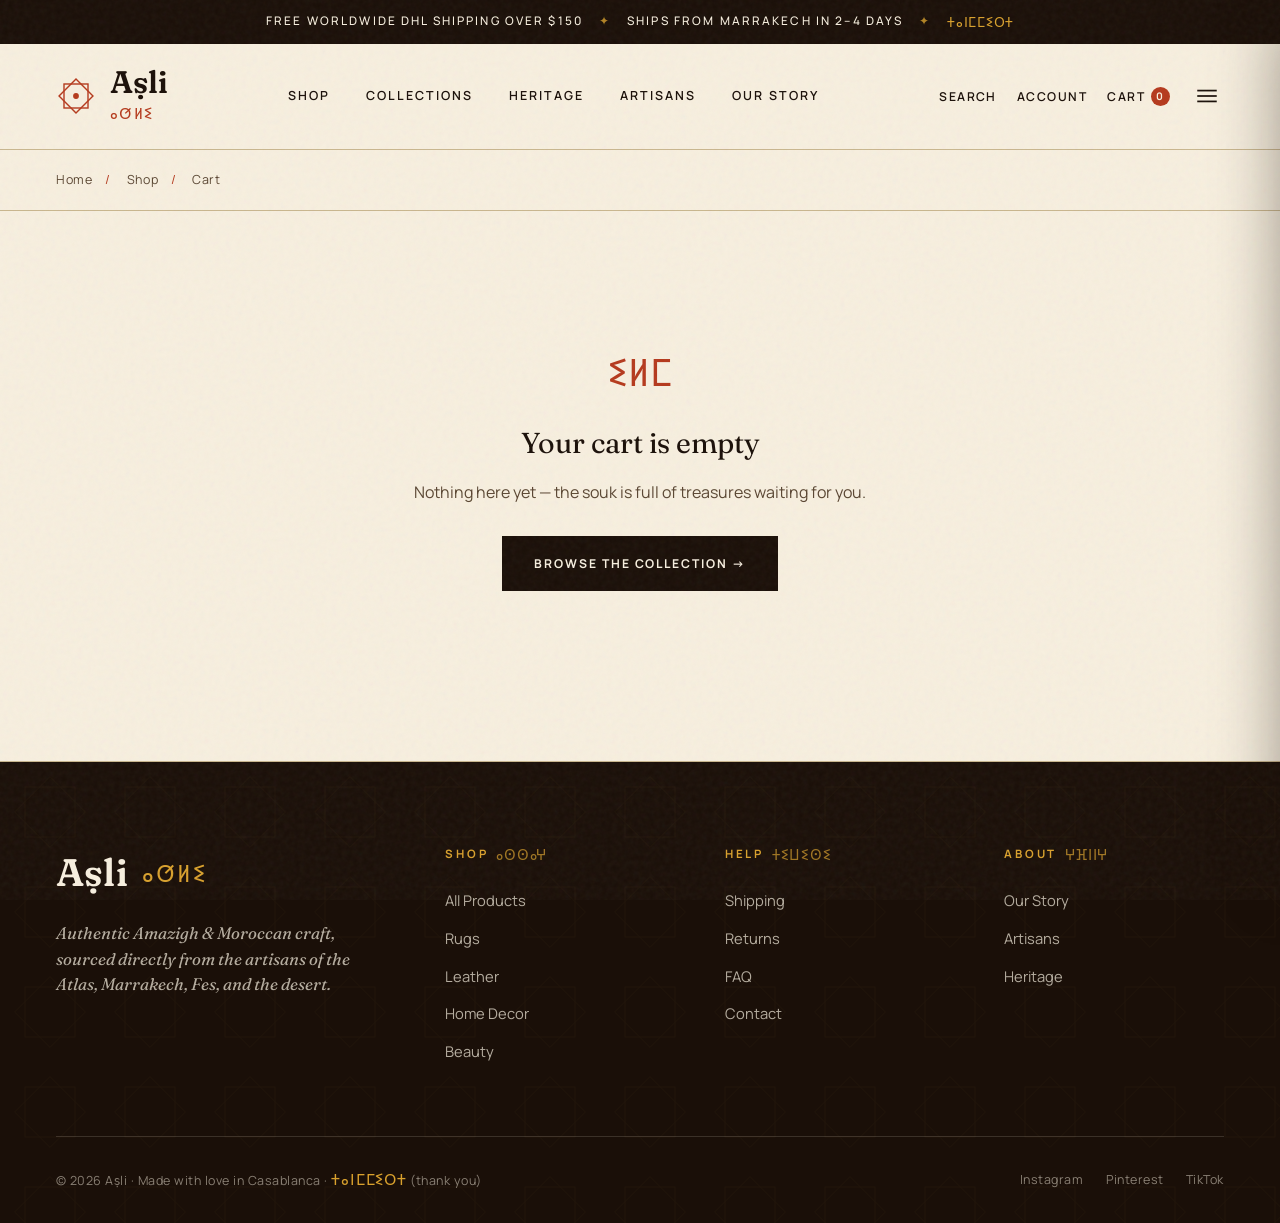
<file: cart.html>
<!DOCTYPE html>
<html lang="en">
<head>
<meta charset="UTF-8">
<meta name="viewport" content="width=device-width, initial-scale=1.0">
<title>Your Cart · ⵜⴰⵙⵙⵉⵍⵜ — Aṣli</title>
<link rel="preconnect" href="https://fonts.googleapis.com">
<link rel="preconnect" href="https://fonts.gstatic.com" crossorigin>
<link href="https://fonts.googleapis.com/css2?family=Fraunces:ital,opsz,wght@0,9..144,300;0,9..144,400;0,9..144,500;0,9..144,600;0,9..144,700;1,9..144,400;1,9..144,500&family=Manrope:wght@300;400;500;600;700&family=Noto+Sans+Tifinagh&display=swap" rel="stylesheet">
<link rel="stylesheet" href="css/asli.css?v=20260610a">
</head>
<body>

<div class="announce">
  <span>Free worldwide DHL shipping over $150</span>
  <span class="sep">✦</span>
  <span>Ships from Marrakech in 2–4 days</span>
  <span class="sep">✦</span>
  <span class="tf">ⵜⴰⵏⵎⵎⵉⵔⵜ</span>
</div>

<nav>
  <a href="index.html" class="logo-wrap">
    <div class="logo-mark">
      <svg viewBox="0 0 40 40" xmlns="http://www.w3.org/2000/svg">
        <g fill="none" stroke="currentColor" stroke-width="1.4">
          <rect x="8" y="8" width="24" height="24"/>
          <rect x="8" y="8" width="24" height="24" transform="rotate(45 20 20)"/>
          <circle cx="20" cy="20" r="2.2" fill="currentColor"/>
        </g>
      </svg>
    </div>
    <div>
      <div class="logo">Aṣli</div>
      <div class="logo-tf">ⴰⵚⵍⵉ</div>
    </div>
  </a>
  <ul class="nav-links">
    <li><a href="shop.html">Shop</a></li>
    <li><a href="shop.html">Collections</a></li>
    <li><a href="heritage.html">Heritage</a></li>
    <li><a href="index.html#artisans">Artisans</a></li>
    <li><a href="index.html#story">Our Story</a></li>
  </ul>
  <div class="nav-icons">
    <button onclick="location.href='shop.html'">Search</button>
    <button>Account</button>
    <button data-cart-open>Cart <span class="cart-count">0</span></button>
  </div>
</nav>

<div class="breadcrumbs">
  <a href="index.html">Home</a><span class="sep">/</span>
  <a href="shop.html">Shop</a><span class="sep">/</span>
  Cart
</div>

<!-- === CART (rebuilt entirely on every render to stay in sync) === -->
<section class="cart-page" id="cartPage"></section>

<!-- === FOOTER === -->
<footer>
  <div class="footer-top">
    <div>
      <div class="footer-brand-wrap">
        <div class="footer-brand">Aṣli</div>
        <div class="footer-brand-tf">ⴰⵚⵍⵉ</div>
      </div>
      <p class="footer-tag">Authentic Amazigh & Moroccan craft, sourced directly from the artisans of the Atlas, Marrakech, Fes, and the desert.</p>
    </div>
    <div class="footer-col">
      <h4>Shop <span class="tf">ⴰⵙⵙⴰⵖ</span></h4>
      <ul>
        <li><a href="shop.html">All Products</a></li>
        <li><a href="shop.html?cat=Rugs">Rugs</a></li>
        <li><a href="shop.html?cat=Leather%20%26%20Stitching">Leather</a></li>
        <li><a href="shop.html?cat=Home%20%26%20Decor">Home Decor</a></li>
        <li><a href="shop.html?cat=Beauty%20%26%20Rituals">Beauty</a></li>
      </ul>
    </div>
    <div class="footer-col">
      <h4>Help <span class="tf">ⵜⵉⵡⵉⵙⵉ</span></h4>
      <ul>
        <li><a href="contact.html#faq">Shipping</a></li>
        <li><a href="contact.html#faq">Returns</a></li>
        <li><a href="contact.html#faq">FAQ</a></li>
        <li><a href="contact.html">Contact</a></li>
      </ul>
    </div>
    <div class="footer-col">
      <h4>About <span class="tf">ⵖⴼⵏⵏⵖ</span></h4>
      <ul>
        <li><a href="index.html#story">Our Story</a></li>
        <li><a href="index.html#artisans">Artisans</a></li>
        <li><a href="heritage.html">Heritage</a></li>
      </ul>
    </div>
  </div>
  <div class="footer-bottom">
    <div>© 2026 Aṣli · Made with love in Casablanca · <span class="tf">ⵜⴰⵏⵎⵎⵉⵔⵜ</span> (thank you)</div>
    <div class="social">
      <a href="#">Instagram</a>
      <a href="#">Pinterest</a>
      <a href="#">TikTok</a>
    </div>
  </div>
</footer>

<script src="js/asli.js?v=20260610a"></script>
<script>
ASLI.ready(function () {
  var page = document.getElementById('cartPage');

  function lineHtml(l) {
    var p = l.product;
    return '<div class="cart-line" data-line data-id="' + p.id + '" data-variant="' + ASLI.escAttr(l.variant) + '">' +
      '<a class="cart-line-img" href="product-page.html?id=' + p.id + '"><img src="' + ASLI.productImg(p) + '" alt="' + ASLI.escAttr(p.name) + '"></a>' +
      '<div>' +
        '<div class="cart-line-name"><a href="product-page.html?id=' + p.id + '">' + p.name + '</a></div>' +
        '<div class="cart-line-region">' + p.region + ' <span class="yaz">ⵣ</span> Morocco</div>' +
        (l.variant ? '<div class="cart-line-variant">' + l.variant + '</div>' : '') +
        '<div class="qty-selector" style="margin:6px 0 12px;">' +
          '<button class="qty-btn" data-asli-dec aria-label="Decrease">−</button>' +
          '<div class="qty-num">' + l.qty + '</div>' +
          '<button class="qty-btn" data-asli-inc aria-label="Increase">+</button>' +
        '</div>' +
        '<button class="cart-line-remove" data-asli-remove>Remove</button>' +
      '</div>' +
      '<div class="cart-line-right">' +
        '<div class="cart-line-price">' + ASLI.money(p.price * l.qty) + '</div>' +
        '<div style="font-size:0.78rem;color:var(--ink-soft);">' + ASLI.money(p.price) + ' each</div>' +
      '</div>' +
    '</div>';
  }

  function render() {
    var lines = ASLI.cart.lines();
    var count = ASLI.cart.count();

    if (!lines.length) {
      page.innerHTML = '<div class="cart-empty">' +
        '<span class="tf">ⵉⵍⵎ</span>' +
        '<h2>Your cart is empty</h2>' +
        '<p>Nothing here yet — the souk is full of treasures waiting for you.</p>' +
        '<a href="shop.html" class="btn">Browse the collection →</a>' +
      '</div>';
      return;
    }

    var sub = ASLI.cart.subtotal();
    var ship = ASLI.cart.shipping();
    var pct = Math.min(100, Math.round(sub / ASLI.FREE_SHIP * 100));
    var freeIn = ASLI.FREE_SHIP - sub;
    var shipMsg = sub >= ASLI.FREE_SHIP
      ? 'You’ve unlocked <strong>free worldwide DHL shipping</strong> ✦'
      : 'Add <strong>' + ASLI.money(freeIn) + '</strong> more for free worldwide shipping.';

    page.innerHTML =
      '<div>' +
        '<div class="cart-head"><h1>Your <em>cart.</em></h1>' +
        '<div class="count">' + count + (count === 1 ? ' piece' : ' pieces') + ', made by hand.</div></div>' +
        '<div>' + lines.map(lineHtml).join('') + '</div>' +
      '</div>' +
      '<aside class="order-summary">' +
        '<h2>Order summary</h2>' +
        '<div class="ship-progress">' +
          '<div class="ship-progress-bar"><div class="ship-progress-fill" style="width:' + pct + '%;"></div></div>' +
          '<div class="ship-progress-text">' + shipMsg + '</div>' +
        '</div>' +
        '<div class="summary-row"><span>Subtotal</span><span class="val">' + ASLI.money(sub) + '</span></div>' +
        '<div class="summary-row"><span>Shipping (est.)</span><span class="val">' + (ship === 0 ? 'Free ✦' : ASLI.money(ship)) + '</span></div>' +
        '<div class="summary-row total"><span>Total</span><strong>' + ASLI.money(sub + ship) + '</strong></div>' +
        '<a href="checkout.html" class="btn btn-block" style="margin-top:22px;">Proceed to checkout →</a>' +
        '<a href="shop.html" class="btn btn-ghost btn-block" style="margin-top:10px;">Continue shopping</a>' +
        '<p class="summary-note">Taxes &amp; final shipping calculated at checkout.<br>Ships via DHL Express from Marrakech in 2–4 days.</p>' +
      '</aside>';
  }

  render();
  document.addEventListener('asli:cart', render); // qty/remove fire this from js/asli.js
});
</script>

</body>
</html>
</file>
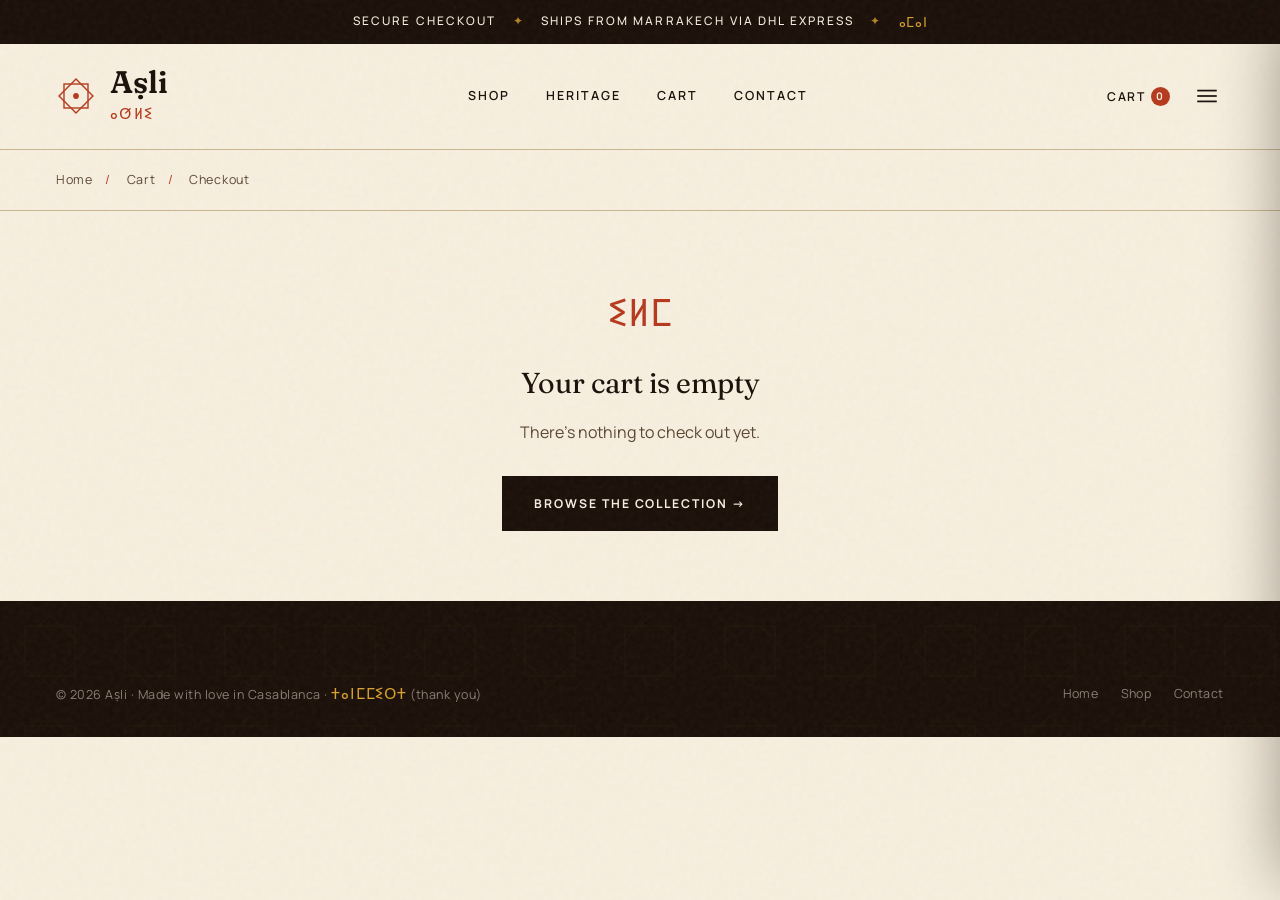
<file: checkout.html>
<!DOCTYPE html>
<html lang="en">
<head>
<meta charset="UTF-8">
<meta name="viewport" content="width=device-width, initial-scale=1.0">
<title>Checkout · ⵙⵍⴽⵎ — Aṣli</title>
<link rel="preconnect" href="https://fonts.googleapis.com">
<link rel="preconnect" href="https://fonts.gstatic.com" crossorigin>
<link href="https://fonts.googleapis.com/css2?family=Fraunces:ital,opsz,wght@0,9..144,300;0,9..144,400;0,9..144,500;0,9..144,600;0,9..144,700;1,9..144,400;1,9..144,500&family=Manrope:wght@300;400;500;600;700&family=Noto+Sans+Tifinagh&display=swap" rel="stylesheet">
<link rel="stylesheet" href="css/asli.css?v=20260610a">
</head>
<body>

<div class="announce">
  <span>Secure checkout</span>
  <span class="sep">✦</span>
  <span>Ships from Marrakech via DHL Express</span>
  <span class="sep">✦</span>
  <span class="tf">ⴰⵎⴰⵏ</span>
</div>

<nav>
  <a href="index.html" class="logo-wrap">
    <div class="logo-mark">
      <svg viewBox="0 0 40 40" xmlns="http://www.w3.org/2000/svg">
        <g fill="none" stroke="currentColor" stroke-width="1.4">
          <rect x="8" y="8" width="24" height="24"/>
          <rect x="8" y="8" width="24" height="24" transform="rotate(45 20 20)"/>
          <circle cx="20" cy="20" r="2.2" fill="currentColor"/>
        </g>
      </svg>
    </div>
    <div>
      <div class="logo">Aṣli</div>
      <div class="logo-tf">ⴰⵚⵍⵉ</div>
    </div>
  </a>
  <ul class="nav-links">
    <li><a href="shop.html">Shop</a></li>
    <li><a href="heritage.html">Heritage</a></li>
    <li><a href="cart.html">Cart</a></li>
    <li><a href="contact.html">Contact</a></li>
  </ul>
  <div class="nav-icons">
    <button data-cart-open>Cart <span class="cart-count">0</span></button>
  </div>
</nav>

<div class="breadcrumbs">
  <a href="index.html">Home</a><span class="sep">/</span>
  <a href="cart.html">Cart</a><span class="sep">/</span>
  Checkout
</div>

<!-- === CHECKOUT === -->
<main id="checkoutRoot">

  <!-- empty state -->
  <div id="emptyState" style="display:none;" class="cart-empty" >
    <span class="tf">ⵉⵍⵎ</span>
    <h2>Your cart is empty</h2>
    <p>There’s nothing to check out yet.</p>
    <a href="shop.html" class="btn">Browse the collection →</a>
  </div>

  <section class="checkout-page" id="checkoutPage">
    <form id="checkoutForm" novalidate>
      <!-- 1. Contact -->
      <div class="form-section">
        <div class="form-legend"><span class="num">1</span> Contact</div>
        <div class="field" data-validate="email">
          <label for="email">Email address</label>
          <input type="email" id="email" name="email" placeholder="your@email.com" autocomplete="email">
          <div class="field-error">Please enter a valid email address.</div>
        </div>
        <div class="field">
          <label for="phone">Phone (for DHL delivery updates)</label>
          <input type="tel" id="phone" name="phone" placeholder="+1 555 000 0000" autocomplete="tel">
        </div>
      </div>

      <!-- 2. Shipping address -->
      <div class="form-section">
        <div class="form-legend"><span class="num">2</span> Shipping address</div>
        <div class="field-row">
          <div class="field" data-validate="required">
            <label for="firstName">First name</label>
            <input type="text" id="firstName" name="firstName" autocomplete="given-name">
            <div class="field-error">Required.</div>
          </div>
          <div class="field" data-validate="required">
            <label for="lastName">Last name</label>
            <input type="text" id="lastName" name="lastName" autocomplete="family-name">
            <div class="field-error">Required.</div>
          </div>
        </div>
        <div class="field" data-validate="required">
          <label for="address">Address</label>
          <input type="text" id="address" name="address" placeholder="Street and number" autocomplete="address-line1">
          <div class="field-error">Required.</div>
        </div>
        <div class="field">
          <label for="address2">Apartment, suite, etc. (optional)</label>
          <input type="text" id="address2" name="address2" autocomplete="address-line2">
        </div>
        <div class="field-row-3">
          <div class="field" data-validate="required">
            <label for="city">City</label>
            <input type="text" id="city" name="city" autocomplete="address-level2">
            <div class="field-error">Required.</div>
          </div>
          <div class="field" data-validate="required">
            <label for="postal">Postal code</label>
            <input type="text" id="postal" name="postal" autocomplete="postal-code">
            <div class="field-error">Required.</div>
          </div>
          <div class="field" data-validate="required">
            <label for="country">Country</label>
            <select id="country" name="country" autocomplete="country-name">
              <option value="">Choose…</option>
              <option>United States</option>
              <option>Canada</option>
              <option>United Kingdom</option>
              <option>France</option>
              <option>Germany</option>
              <option>Spain</option>
              <option>Italy</option>
              <option>Netherlands</option>
              <option>Belgium</option>
              <option>Switzerland</option>
              <option>Sweden</option>
              <option>Norway</option>
              <option>Denmark</option>
              <option>Australia</option>
              <option>New Zealand</option>
              <option>Japan</option>
              <option>United Arab Emirates</option>
              <option>Morocco</option>
              <option>Other</option>
            </select>
            <div class="field-error">Required.</div>
          </div>
        </div>
      </div>

      <!-- 3. Delivery -->
      <div class="form-section">
        <div class="form-legend"><span class="num">3</span> Delivery</div>
        <label class="method-card active" data-ship="standard">
          <input type="radio" name="ship" value="standard" checked>
          <span>
            <span class="method-name">DHL Express · Standard</span><br>
            <span class="method-desc">2–4 business days from Marrakech</span>
          </span>
          <span class="method-price" data-ship-price="standard">$18</span>
        </label>
        <label class="method-card" data-ship="express">
          <input type="radio" name="ship" value="express">
          <span>
            <span class="method-name">DHL Express · Priority</span><br>
            <span class="method-desc">1–2 business days, priority handling</span>
          </span>
          <span class="method-price">$39</span>
        </label>
      </div>

      <!-- 4. Payment (demo) -->
      <div class="form-section">
        <div class="form-legend"><span class="num">4</span> Payment</div>
        <p style="font-size:0.82rem;color:var(--ink-soft);margin-bottom:18px;line-height:1.6;background:var(--cream-deep);padding:12px 16px;border-left:3px solid var(--saffron);">
          <strong>Demo checkout.</strong> This site has no payment backend yet, so no card is charged and no data leaves your browser. Enter any numbers to see the order confirmation. We’ll connect Stripe (or Shopify) before going live.
        </p>
        <div class="field" data-validate="card">
          <label for="card">Card number</label>
          <input type="text" id="card" name="card" inputmode="numeric" placeholder="4242 4242 4242 4242" autocomplete="cc-number" maxlength="23">
          <div class="field-error">Enter a card number (any digits for the demo).</div>
        </div>
        <div class="field-row">
          <div class="field" data-validate="expiry">
            <label for="expiry">Expiry (MM/YY)</label>
            <input type="text" id="expiry" name="expiry" placeholder="08/28" autocomplete="cc-exp" maxlength="5">
            <div class="field-error">Use MM/YY format.</div>
          </div>
          <div class="field" data-validate="cvc">
            <label for="cvc">CVC</label>
            <input type="text" id="cvc" name="cvc" inputmode="numeric" placeholder="123" autocomplete="cc-csc" maxlength="4">
            <div class="field-error">3–4 digits.</div>
          </div>
        </div>
      </div>

      <button type="submit" class="btn btn-block" id="placeOrderBtn">Place order</button>
      <p style="text-align:center;font-size:0.78rem;color:var(--ink-soft);margin-top:16px;">
        <a href="cart.html" style="color:var(--ink-soft);">← Back to cart</a>
      </p>
    </form>

    <aside class="order-summary">
      <h2>Your order</h2>
      <div id="checkoutLines"></div>
      <div class="summary-row"><span>Subtotal</span><span class="val" id="ckSubtotal">$0</span></div>
      <div class="summary-row"><span id="ckShipLabel">Shipping</span><span class="val" id="ckShipping">—</span></div>
      <div class="summary-row" style="font-size:0.82rem;"><span>Duties &amp; taxes</span><span>Paid on delivery</span></div>
      <div class="summary-row total"><span>Total</span><strong id="ckTotal">$0</strong></div>
      <div class="summary-tf">ⵜⴰⵏⵎⵎⵉⵔⵜ</div>
      <p class="summary-note">Thank you for keeping a workshop open one more month. Every order is made by hand and shipped direct from Morocco.</p>
    </aside>
  </section>
</main>

<!-- === FOOTER === -->
<footer>
  <div class="footer-bottom" style="border-top:none;padding-top:0;">
    <div>© 2026 Aṣli · Made with love in Casablanca · <span class="tf">ⵜⴰⵏⵎⵎⵉⵔⵜ</span> (thank you)</div>
    <div class="social">
      <a href="index.html">Home</a>
      <a href="shop.html">Shop</a>
      <a href="contact.html">Contact</a>
    </div>
  </div>
</footer>

<script src="js/asli.js?v=20260610a"></script>
<script>
ASLI.ready(function () {
  var SHIP = { standard: function (sub) { return sub >= ASLI.FREE_SHIP ? 0 : 18; }, express: function () { return 39; } };
  var form = document.getElementById('checkoutForm');
  var page = document.getElementById('checkoutPage');
  var emptyState = document.getElementById('emptyState');

  function currentShip() {
    var m = form.querySelector('input[name="ship"]:checked');
    return m ? m.value : 'standard';
  }

  function renderSummary() {
    var lines = ASLI.cart.lines();
    if (!lines.length) {
      page.style.display = 'none';
      emptyState.style.display = 'block';
      return;
    }
    page.style.display = '';
    emptyState.style.display = 'none';
    document.getElementById('checkoutLines').innerHTML = lines.map(function (l) {
      var p = l.product;
      return '<div class="checkout-mini-line">' +
        '<div class="checkout-mini-img"><img src="' + ASLI.productImg(p) + '" alt="' + ASLI.escAttr(p.name) + '"><span class="checkout-mini-qty">' + l.qty + '</span></div>' +
        '<div><div class="checkout-mini-name">' + p.name + '</div>' +
        '<div class="checkout-mini-meta">' + (l.variant || p.region) + '</div></div>' +
        '<div class="checkout-mini-price">' + ASLI.money(p.price * l.qty) + '</div>' +
      '</div>';
    }).join('');

    var sub = ASLI.cart.subtotal();
    var ship = SHIP[currentShip()](sub);
    document.getElementById('ckSubtotal').textContent = ASLI.money(sub);
    document.getElementById('ckShipping').textContent = ship === 0 ? 'Free ✦' : ASLI.money(ship);
    document.getElementById('ckTotal').textContent = ASLI.money(sub + ship);
    document.getElementById('placeOrderBtn').textContent = 'Place order — ' + ASLI.money(sub + ship);
    // reflect free standard shipping in the method card price
    var stdPrice = document.querySelector('[data-ship-price="standard"]');
    if (stdPrice) stdPrice.textContent = sub >= ASLI.FREE_SHIP ? 'Free' : '$18';
  }

  // delivery method selection
  form.querySelectorAll('.method-card').forEach(function (card) {
    card.addEventListener('click', function () {
      form.querySelectorAll('.method-card').forEach(function (c) { c.classList.remove('active'); });
      card.classList.add('active');
      card.querySelector('input').checked = true;
      renderSummary();
    });
  });

  // light input formatting
  var cardInput = document.getElementById('card');
  cardInput.addEventListener('input', function () {
    var v = cardInput.value.replace(/\D/g, '').slice(0, 19);
    cardInput.value = v.replace(/(.{4})/g, '$1 ').trim();
  });
  var exp = document.getElementById('expiry');
  exp.addEventListener('input', function () {
    var v = exp.value.replace(/\D/g, '').slice(0, 4);
    exp.value = v.length > 2 ? v.slice(0, 2) + '/' + v.slice(2) : v;
  });

  // validation
  function validateField(field) {
    var type = field.getAttribute('data-validate');
    var input = field.querySelector('input, select');
    var val = (input.value || '').trim();
    var ok = true;
    if (type === 'required') ok = val.length > 0;
    else if (type === 'email') ok = /^[^\s@]+@[^\s@]+\.[^\s@]+$/.test(val);
    else if (type === 'card') ok = val.replace(/\D/g, '').length >= 12;
    else if (type === 'expiry') ok = /^\d{2}\/\d{2}$/.test(val);
    else if (type === 'cvc') ok = /^\d{3,4}$/.test(val);
    field.classList.toggle('has-error', !ok);
    input.classList.toggle('invalid', !ok);
    return ok;
  }
  form.querySelectorAll('[data-validate]').forEach(function (field) {
    var input = field.querySelector('input, select');
    input.addEventListener('blur', function () { validateField(field); });
    input.addEventListener('input', function () { if (field.classList.contains('has-error')) validateField(field); });
  });

  form.addEventListener('submit', function (e) {
    e.preventDefault();
    var fields = form.querySelectorAll('[data-validate]');
    var firstBad = null;
    fields.forEach(function (f) { if (!validateField(f) && !firstBad) firstBad = f; });
    if (firstBad) { firstBad.scrollIntoView({ behavior: 'smooth', block: 'center' }); firstBad.querySelector('input,select').focus(); return; }

    // success: build confirmation, clear cart
    var email = document.getElementById('email').value.trim();
    var firstName = document.getElementById('firstName').value.trim();
    var sub = ASLI.cart.subtotal();
    var ship = SHIP[currentShip()](sub);
    var total = ASLI.money(sub + ship);
    var orderId = 'ASL-' + Date.now().toString(36).toUpperCase().slice(-6);

    ASLI.cart.clear();
    document.getElementById('checkoutRoot').innerHTML =
      '<div class="confirmation">' +
        '<span class="tf">ⵜⴰⵏⵎⵎⵉⵔⵜ</span>' +
        '<div class="check"><svg viewBox="0 0 24 24" width="34" height="34" fill="none" stroke="currentColor" stroke-width="2"><path d="M5 12l5 5 9-11"/></svg></div>' +
        '<h1>Tanmmirt, ' + (firstName || 'friend') + '. Your order is <em>confirmed.</em></h1>' +
        '<p>Order <span class="order-id">' + orderId + '</span> · Total ' + total + '</p>' +
        '<p>A confirmation has been sent to <strong>' + (email || 'your email') + '</strong>. Your piece is now being prepared by hand and will ship from Marrakech via DHL within a few days.</p>' +
        '<p style="font-size:0.86rem;">(Demo order — no payment was processed and no email was actually sent.)</p>' +
        '<a href="shop.html" class="btn" style="margin-top:24px;">Continue shopping →</a>' +
      '</div>';
    window.scrollTo({ top: 0, behavior: 'smooth' });
  });

  renderSummary();
  document.addEventListener('asli:cart', renderSummary);
});
</script>

</body>
</html>
</file>
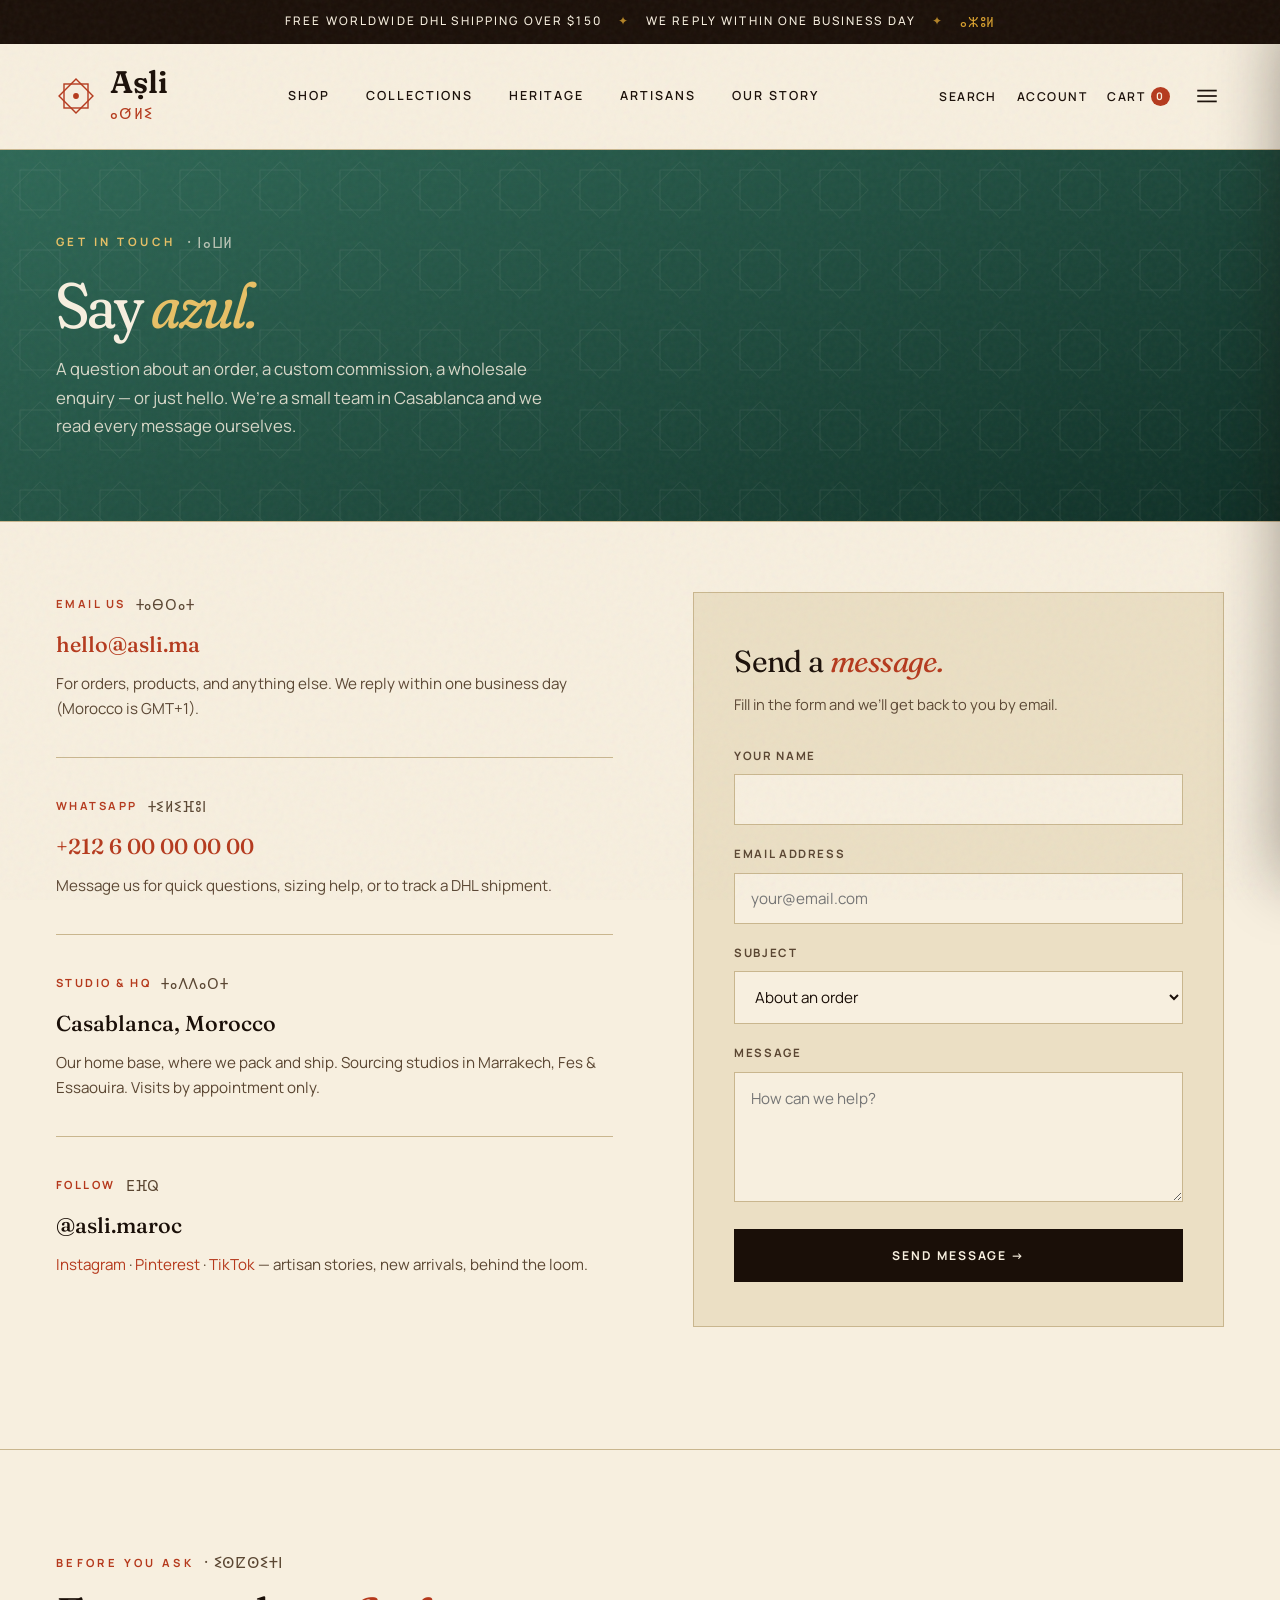
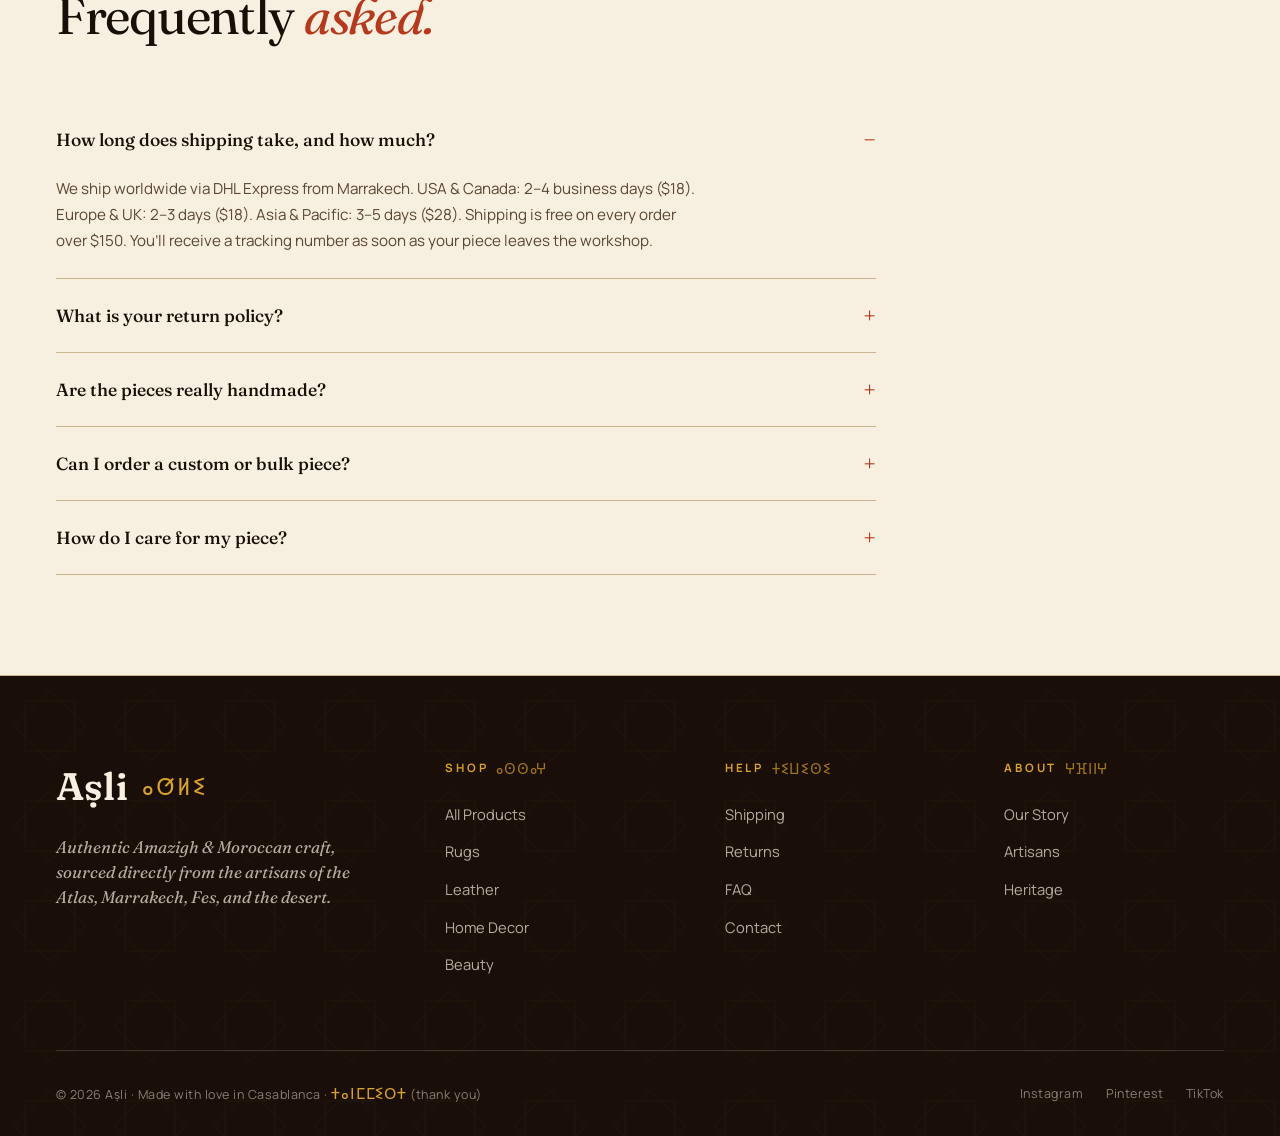
<file: contact.html>
<!DOCTYPE html>
<html lang="en">
<head>
<meta charset="UTF-8">
<meta name="viewport" content="width=device-width, initial-scale=1.0">
<title>Contact · ⵏⴰⵡⵍ — Aṣli</title>
<meta name="description" content="Get in touch with Aṣli — questions about an order, custom pieces, wholesale, or just to say azul. Based in Casablanca, sourcing across Morocco.">
<link rel="preconnect" href="https://fonts.googleapis.com">
<link rel="preconnect" href="https://fonts.gstatic.com" crossorigin>
<link href="https://fonts.googleapis.com/css2?family=Fraunces:ital,opsz,wght@0,9..144,300;0,9..144,400;0,9..144,500;0,9..144,600;0,9..144,700;1,9..144,400;1,9..144,500&family=Manrope:wght@300;400;500;600;700&family=Noto+Sans+Tifinagh&display=swap" rel="stylesheet">
<link rel="stylesheet" href="css/asli.css?v=20260610a">
</head>
<body>

<div class="announce">
  <span>Free worldwide DHL shipping over $150</span>
  <span class="sep">✦</span>
  <span>We reply within one business day</span>
  <span class="sep">✦</span>
  <span class="tf">ⴰⵣⵓⵍ</span>
</div>

<nav>
  <a href="index.html" class="logo-wrap">
    <div class="logo-mark">
      <svg viewBox="0 0 40 40" xmlns="http://www.w3.org/2000/svg">
        <g fill="none" stroke="currentColor" stroke-width="1.4">
          <rect x="8" y="8" width="24" height="24"/>
          <rect x="8" y="8" width="24" height="24" transform="rotate(45 20 20)"/>
          <circle cx="20" cy="20" r="2.2" fill="currentColor"/>
        </g>
      </svg>
    </div>
    <div>
      <div class="logo">Aṣli</div>
      <div class="logo-tf">ⴰⵚⵍⵉ</div>
    </div>
  </a>
  <ul class="nav-links">
    <li><a href="shop.html">Shop</a></li>
    <li><a href="shop.html">Collections</a></li>
    <li><a href="heritage.html">Heritage</a></li>
    <li><a href="index.html#artisans">Artisans</a></li>
    <li><a href="index.html#story">Our Story</a></li>
  </ul>
  <div class="nav-icons">
    <button onclick="location.href='shop.html'">Search</button>
    <button>Account</button>
    <button data-cart-open>Cart <span class="cart-count">0</span></button>
  </div>
</nav>

<!-- === HERO === -->
<section class="page-hero is-emerald">
  <div class="page-hero-inner">
    <div class="page-hero-eyebrow">
      <span>Get in touch</span>
      <span class="tf">·  ⵏⴰⵡⵍ</span>
    </div>
    <h1>Say <em>azul.</em></h1>
    <p>A question about an order, a custom commission, a wholesale enquiry — or just hello. We’re a small team in Casablanca and we read every message ourselves.</p>
  </div>
</section>

<!-- === CONTACT === -->
<section class="contact-layout">
  <div>
    <div class="contact-info-block">
      <div class="label"><span>Email us</span> <span class="tf">ⵜⴰⴱⵔⴰⵜ</span></div>
      <h3><a href="mailto:hello@asli.ma">hello@asli.ma</a></h3>
      <p>For orders, products, and anything else. We reply within one business day (Morocco is GMT+1).</p>
    </div>
    <div class="contact-info-block">
      <div class="label"><span>WhatsApp</span> <span class="tf">ⵜⵉⵍⵉⴼⵓⵏ</span></div>
      <h3><a href="https://wa.me/212600000000">+212 6 00 00 00 00</a></h3>
      <p>Message us for quick questions, sizing help, or to track a DHL shipment.</p>
    </div>
    <div class="contact-info-block">
      <div class="label"><span>Studio &amp; HQ</span> <span class="tf">ⵜⴰⴷⴷⴰⵔⵜ</span></div>
      <h3>Casablanca, Morocco</h3>
      <p>Our home base, where we pack and ship. Sourcing studios in Marrakech, Fes &amp; Essaouira. Visits by appointment only.</p>
    </div>
    <div class="contact-info-block">
      <div class="label"><span>Follow</span> <span class="tf">ⴹⴼⵕ</span></div>
      <h3>@asli.maroc</h3>
      <p><a href="#">Instagram</a> · <a href="#">Pinterest</a> · <a href="#">TikTok</a> — artisan stories, new arrivals, behind the loom.</p>
    </div>
  </div>

  <div class="contact-form-card">
    <form id="contactForm" novalidate>
      <h2>Send a <em>message.</em></h2>
      <p class="sub">Fill in the form and we’ll get back to you by email.</p>

      <div class="field" data-validate="required">
        <label for="cName">Your name</label>
        <input type="text" id="cName" name="name" autocomplete="name">
        <div class="field-error">Please tell us your name.</div>
      </div>
      <div class="field" data-validate="email">
        <label for="cEmail">Email address</label>
        <input type="email" id="cEmail" name="email" placeholder="your@email.com" autocomplete="email">
        <div class="field-error">Please enter a valid email address.</div>
      </div>
      <div class="field">
        <label for="cSubject">Subject</label>
        <select id="cSubject" name="subject">
          <option>About an order</option>
          <option>Product question</option>
          <option>Custom / commission</option>
          <option>Wholesale &amp; trade</option>
          <option>Press &amp; partnerships</option>
          <option>Just saying hello</option>
        </select>
      </div>
      <div class="field" data-validate="required">
        <label for="cMessage">Message</label>
        <textarea id="cMessage" name="message" placeholder="How can we help?"></textarea>
        <div class="field-error">Please write a short message.</div>
      </div>
      <button type="submit" class="btn btn-block">Send message →</button>
    </form>

    <div class="form-success" id="contactSuccess">
      <span class="tf">ⵜⴰⵏⵎⵎⵉⵔⵜ</span>
      <h3>Message sent — thank you.</h3>
      <p>We’ve received your note and will reply by email within one business day.</p>
      <p style="font-size:0.82rem;margin-top:14px;">(Demo form — this isn’t connected to a mail server yet, so nothing was actually sent.)</p>
    </div>
  </div>
</section>

<!-- === FAQ === -->
<section class="section" id="faq">
  <div class="section-header">
    <div>
      <div class="section-eyebrow"><span>Before you ask</span> <span class="tf">·  ⵉⵙⵇⵙⵉⵜⵏ</span></div>
      <h2 class="section-title">Frequently <em>asked.</em></h2>
    </div>
  </div>
  <div style="max-width:820px;">
    <div class="faq-item open">
      <button class="faq-toggle">How long does shipping take, and how much?</button>
      <div class="faq-content"><p>We ship worldwide via DHL Express from Marrakech. USA &amp; Canada: 2–4 business days ($18). Europe &amp; UK: 2–3 days ($18). Asia &amp; Pacific: 3–5 days ($28). Shipping is free on every order over $150. You’ll receive a tracking number as soon as your piece leaves the workshop.</p></div>
    </div>
    <div class="faq-item">
      <button class="faq-toggle">What is your return policy?</button>
      <div class="faq-content"><p>We offer 30-day returns on unused items in original condition. Because most pieces are made to order by hand, we ask that you contact us first so we can arrange the return with the artisan in mind. Custom and personalised pieces are final sale.</p></div>
    </div>
    <div class="faq-item">
      <button class="faq-toggle">Are the pieces really handmade?</button>
      <div class="faq-content"><p>Yes — every single one. We meet each artisan in person, pay them 2–3× the local market rate, and put their name and region on the product page. Slight variations in colour, weave, and finish are the signature of genuine handwork, not flaws.</p></div>
    </div>
    <div class="faq-item">
      <button class="faq-toggle">Can I order a custom or bulk piece?</button>
      <div class="faq-content"><p>Absolutely. We love commissions — a specific rug size, a colour, a set of poufs for a riad or restaurant. Choose “Custom / commission” or “Wholesale &amp; trade” in the form above and tell us what you have in mind. Lead times vary by craft (rugs can take 30–90 days).</p></div>
    </div>
    <div class="faq-item">
      <button class="faq-toggle">How do I care for my piece?</button>
      <div class="faq-content"><p>Care depends on the craft. Leather: wipe with a damp cloth, condition twice a year. Rugs: shake out, spot-clean, professional clean only. Brass: buff with a soft cloth. Tagines: season before first use. Each product page lists specific care, and we include a care card with every order.</p></div>
    </div>
  </div>
</section>

<!-- === FOOTER === -->
<footer>
  <div class="footer-top">
    <div>
      <div class="footer-brand-wrap">
        <div class="footer-brand">Aṣli</div>
        <div class="footer-brand-tf">ⴰⵚⵍⵉ</div>
      </div>
      <p class="footer-tag">Authentic Amazigh & Moroccan craft, sourced directly from the artisans of the Atlas, Marrakech, Fes, and the desert.</p>
    </div>
    <div class="footer-col">
      <h4>Shop <span class="tf">ⴰⵙⵙⴰⵖ</span></h4>
      <ul>
        <li><a href="shop.html">All Products</a></li>
        <li><a href="shop.html?cat=Rugs">Rugs</a></li>
        <li><a href="shop.html?cat=Leather%20%26%20Stitching">Leather</a></li>
        <li><a href="shop.html?cat=Home%20%26%20Decor">Home Decor</a></li>
        <li><a href="shop.html?cat=Beauty%20%26%20Rituals">Beauty</a></li>
      </ul>
    </div>
    <div class="footer-col">
      <h4>Help <span class="tf">ⵜⵉⵡⵉⵙⵉ</span></h4>
      <ul>
        <li><a href="contact.html#faq">Shipping</a></li>
        <li><a href="contact.html#faq">Returns</a></li>
        <li><a href="contact.html#faq">FAQ</a></li>
        <li><a href="contact.html">Contact</a></li>
      </ul>
    </div>
    <div class="footer-col">
      <h4>About <span class="tf">ⵖⴼⵏⵏⵖ</span></h4>
      <ul>
        <li><a href="index.html#story">Our Story</a></li>
        <li><a href="index.html#artisans">Artisans</a></li>
        <li><a href="heritage.html">Heritage</a></li>
      </ul>
    </div>
  </div>
  <div class="footer-bottom">
    <div>© 2026 Aṣli · Made with love in Casablanca · <span class="tf">ⵜⴰⵏⵎⵎⵉⵔⵜ</span> (thank you)</div>
    <div class="social">
      <a href="#">Instagram</a>
      <a href="#">Pinterest</a>
      <a href="#">TikTok</a>
    </div>
  </div>
</footer>

<script src="js/asli.js?v=20260610a"></script>
<script>
(function () {
  var form = document.getElementById('contactForm');
  var success = document.getElementById('contactSuccess');

  function validateField(field) {
    var type = field.getAttribute('data-validate');
    var input = field.querySelector('input, textarea, select');
    var val = (input.value || '').trim();
    var ok = type === 'email' ? /^[^\s@]+@[^\s@]+\.[^\s@]+$/.test(val) : val.length > 0;
    field.classList.toggle('has-error', !ok);
    input.classList.toggle('invalid', !ok);
    return ok;
  }
  form.querySelectorAll('[data-validate]').forEach(function (field) {
    var input = field.querySelector('input, textarea, select');
    input.addEventListener('blur', function () { validateField(field); });
    input.addEventListener('input', function () { if (field.classList.contains('has-error')) validateField(field); });
  });

  form.addEventListener('submit', function (e) {
    e.preventDefault();
    var firstBad = null;
    form.querySelectorAll('[data-validate]').forEach(function (f) { if (!validateField(f) && !firstBad) firstBad = f; });
    if (firstBad) { firstBad.querySelector('input,textarea,select').focus(); return; }
    form.style.display = 'none';
    success.classList.add('show');
    if (window.ASLI) ASLI.toast('Message sent ✦ Tanmmirt');
  });
})();
</script>

</body>
</html>
</file>
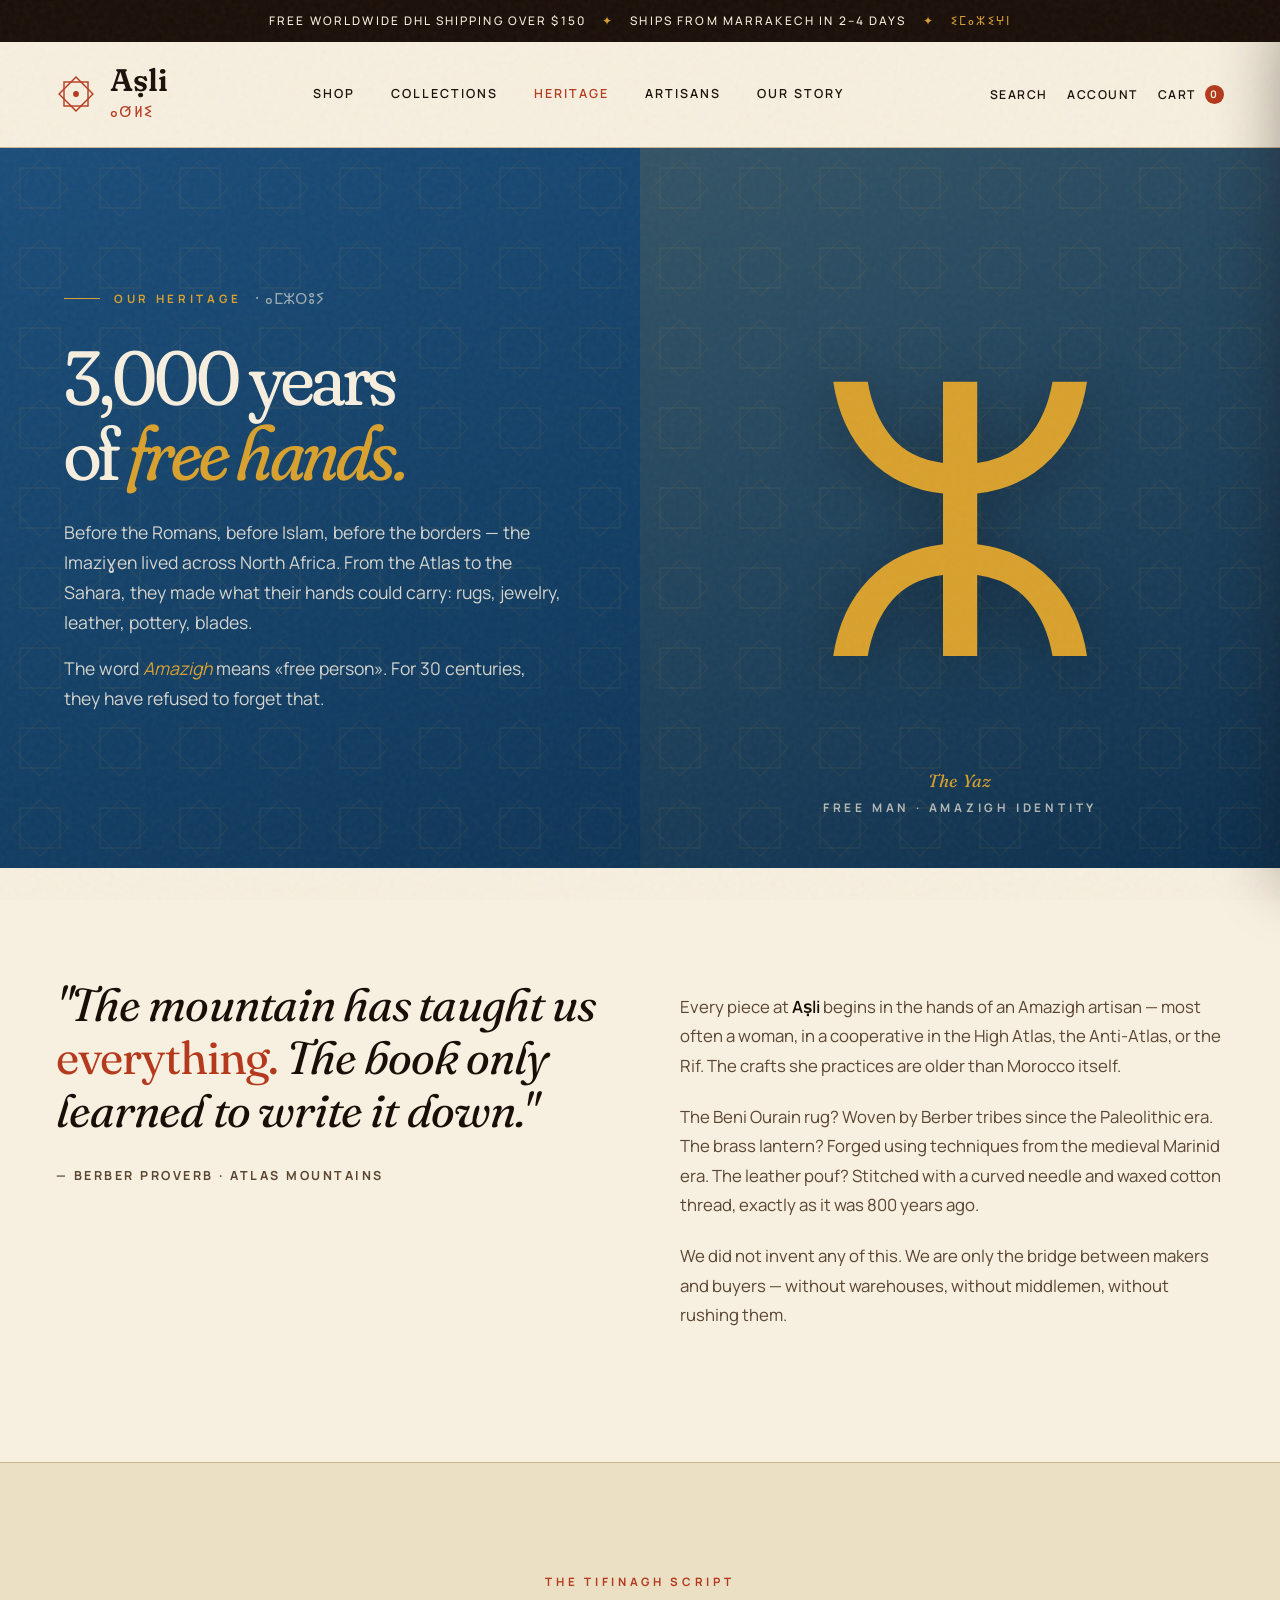
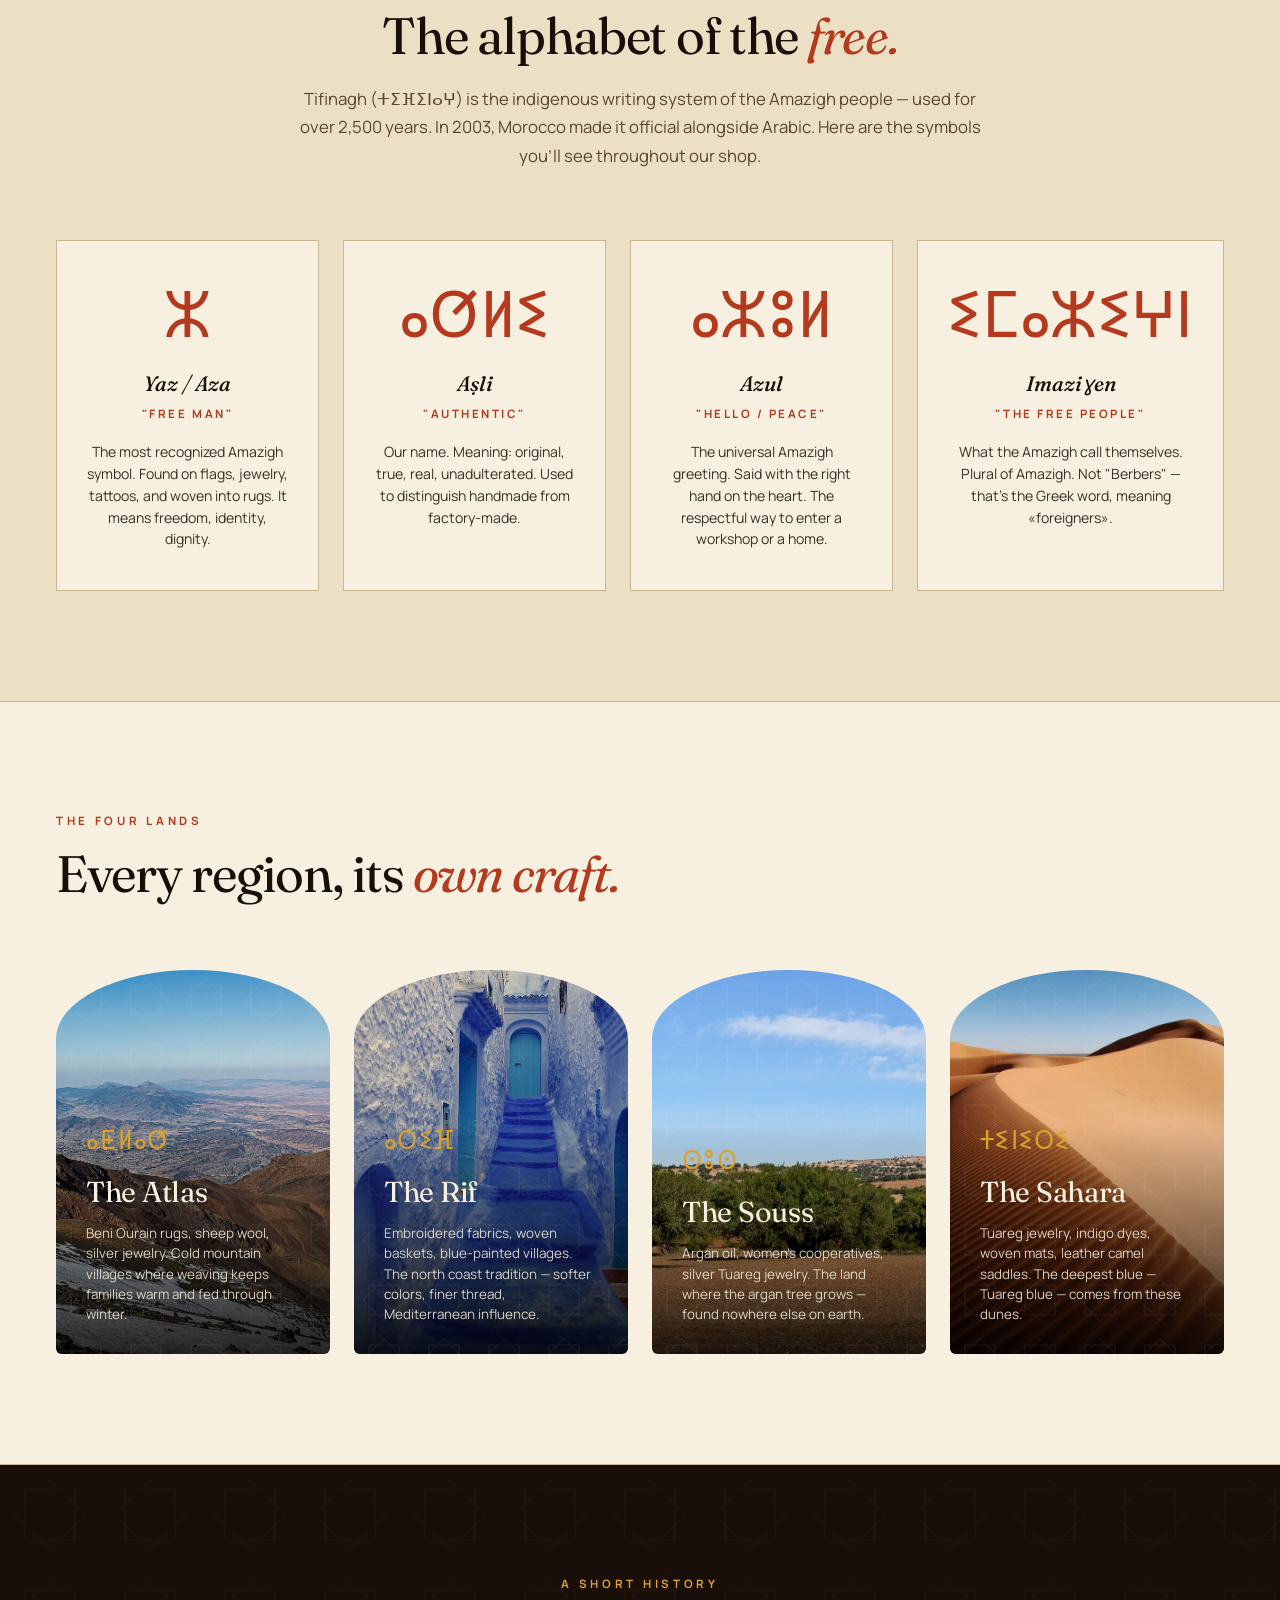
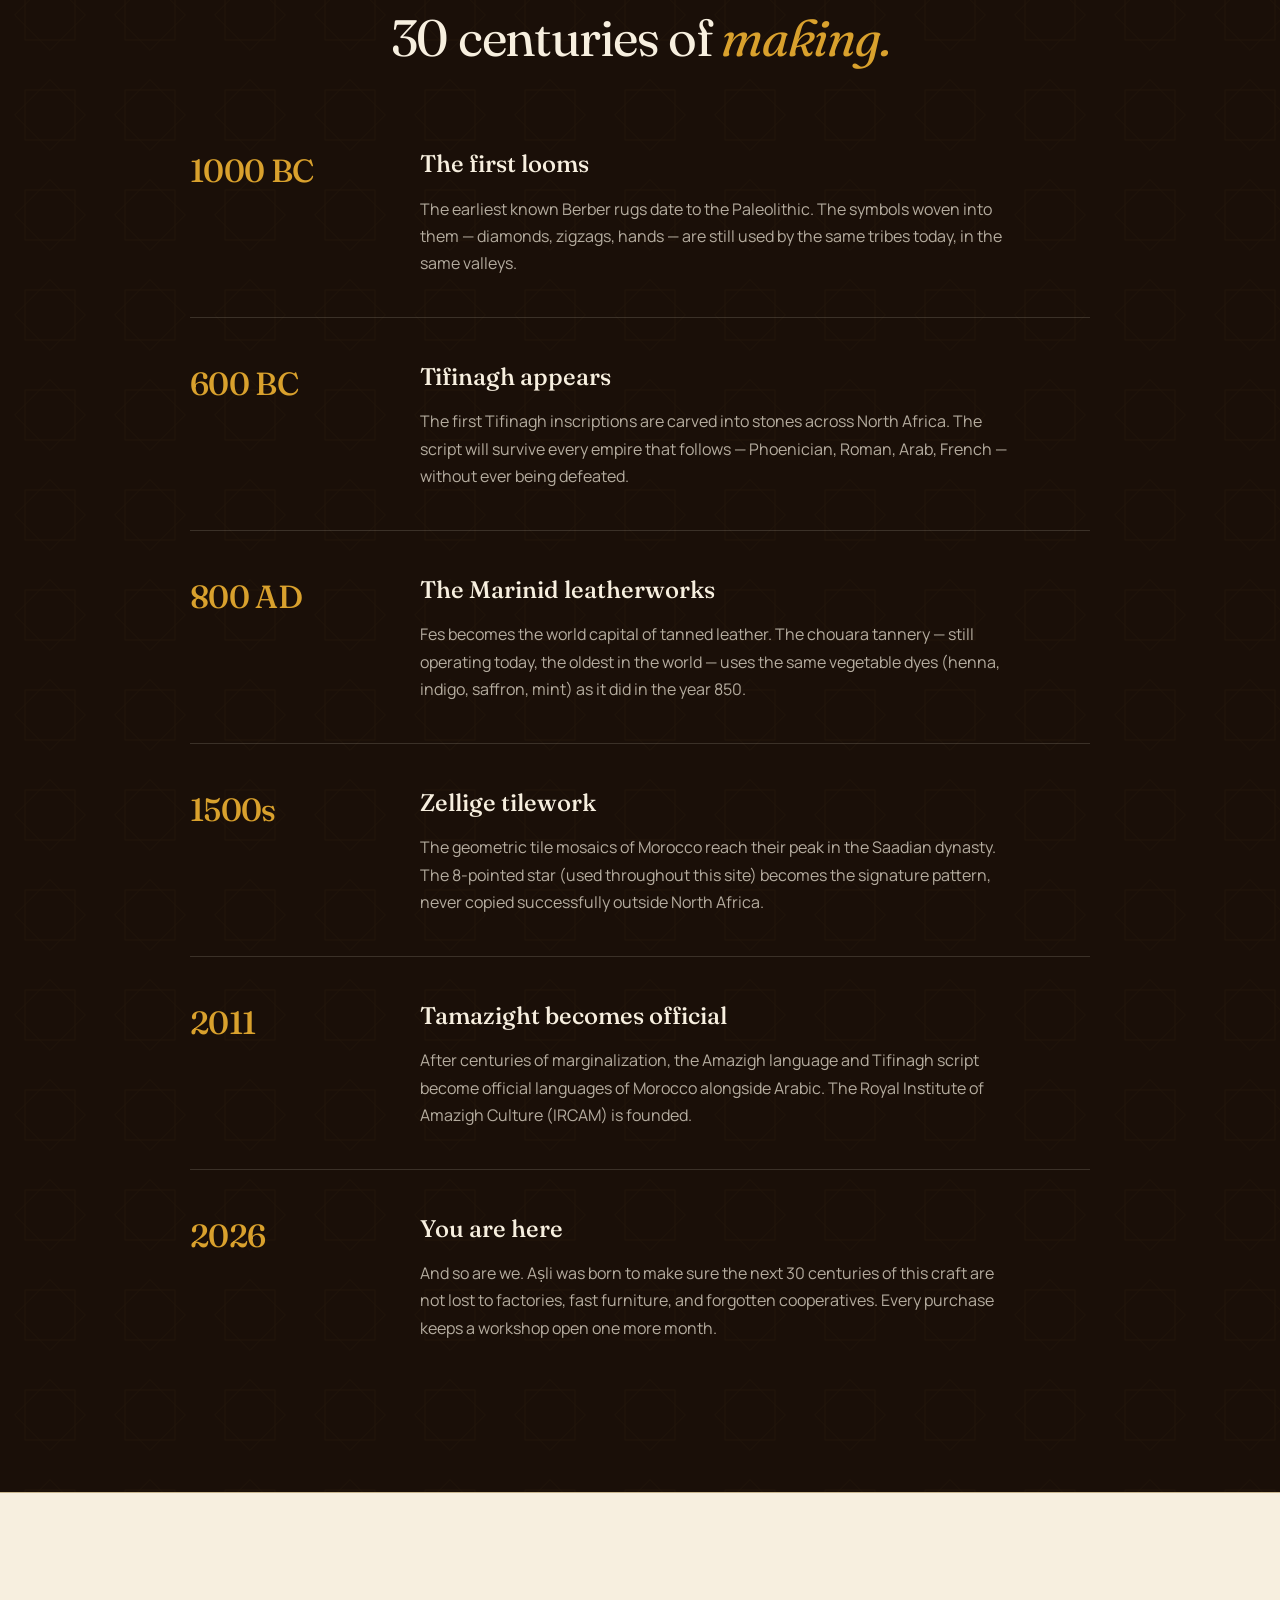
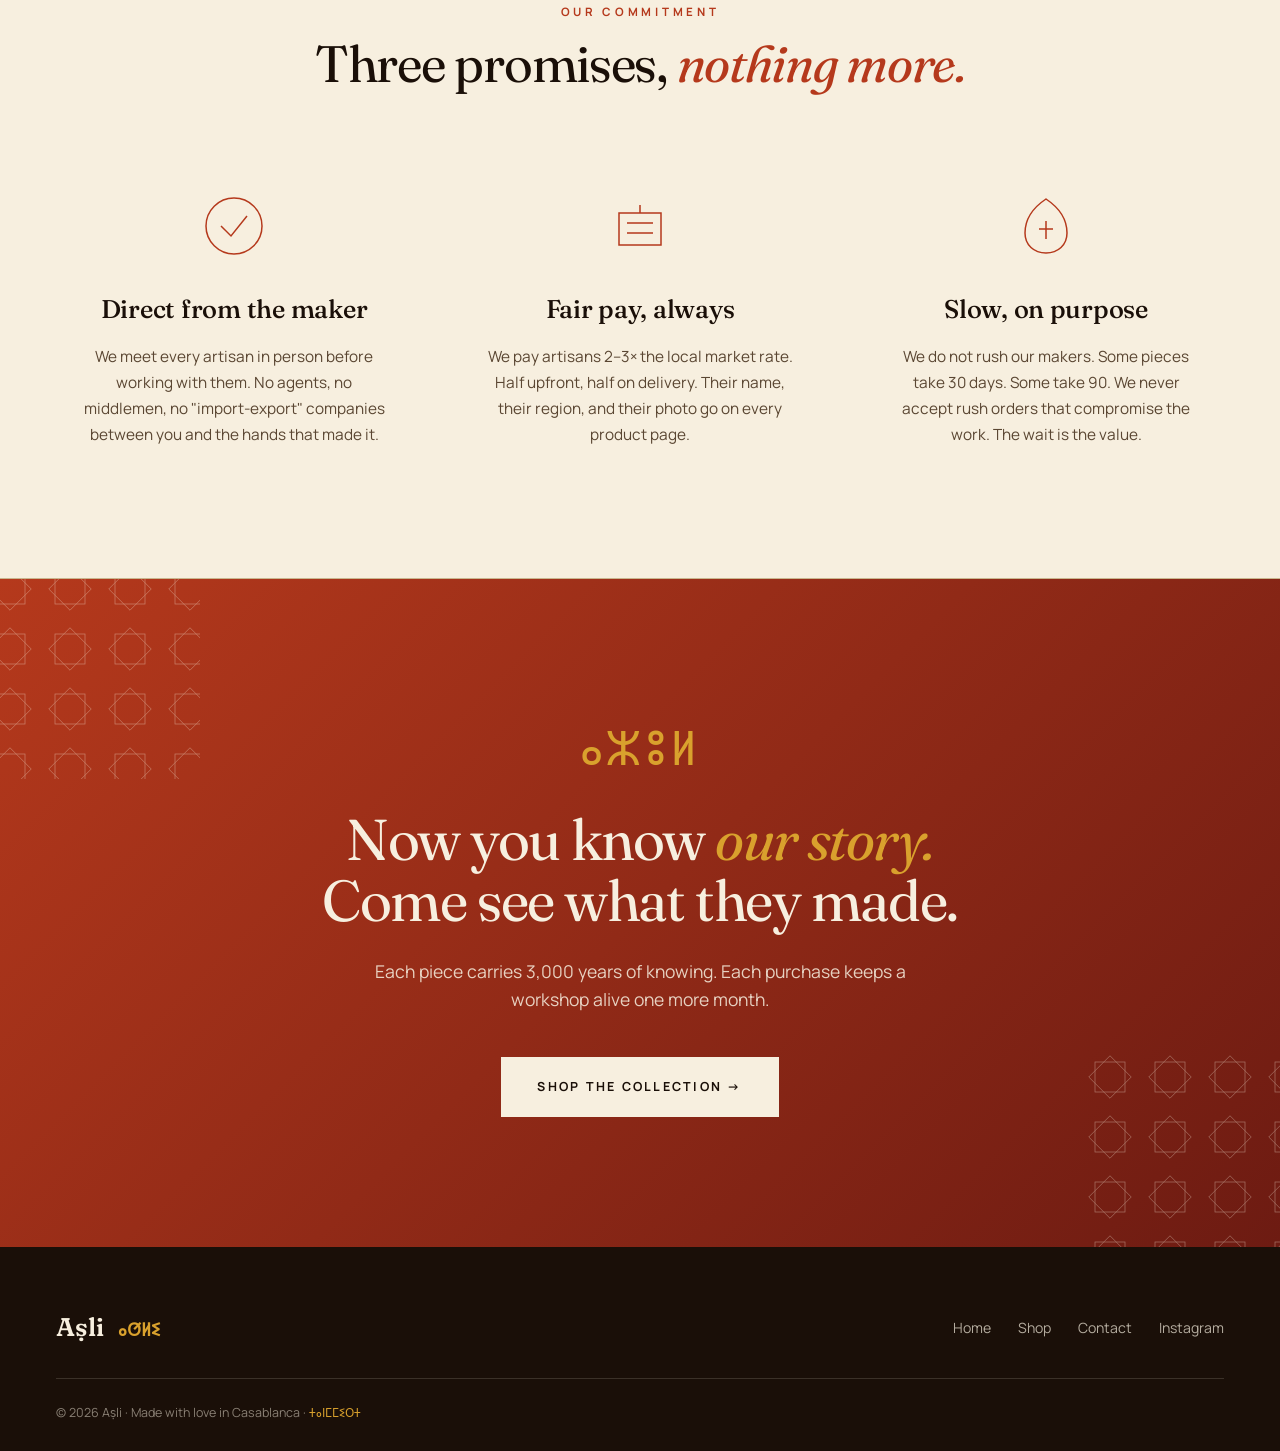
<file: heritage.html>
<!DOCTYPE html>
<html lang="en">
<head>
<meta charset="UTF-8">
<meta name="viewport" content="width=device-width, initial-scale=1.0">
<title>Heritage · ⴰⵎⵣⵔⵓⵢ · Aṣli</title>
<link rel="preconnect" href="https://fonts.googleapis.com">
<link rel="preconnect" href="https://fonts.gstatic.com" crossorigin>
<link href="https://fonts.googleapis.com/css2?family=Fraunces:ital,opsz,wght@0,9..144,300;0,9..144,400;0,9..144,500;0,9..144,600;0,9..144,700;1,9..144,400&family=Manrope:wght@300;400;500;600;700&family=Noto+Sans+Tifinagh&display=swap" rel="stylesheet">
<style>
:root {
  --cream: #F7EFDF;
  --cream-deep: #EBDFC4;
  --sand: #E0D0B0;
  --ink: #1A0F08;
  --ink-soft: #5A4632;
  --terracotta: #B5391C;
  --coral: #D9583A;
  --emerald: #1F4D3F;
  --emerald-deep: #0E2E25;
  --tuareg-blue: #1A4D7A;
  --tuareg-deep: #0A2E4D;
  --brass: #B8893E;
  --saffron: #D9A12D;
  --wine: #6D1B12;
  --line: #C9B68E;
}

* { margin: 0; padding: 0; box-sizing: border-box; }
html { scroll-behavior: smooth; }

body {
  font-family: 'Manrope', sans-serif;
  background: var(--cream);
  color: var(--ink);
  line-height: 1.6;
  overflow-x: hidden;
}

body::before {
  content: '';
  position: fixed; inset: 0; pointer-events: none; z-index: 1000;
  opacity: 0.05;
  background-image: url("data:image/svg+xml,%3Csvg viewBox='0 0 200 200' xmlns='http://www.w3.org/2000/svg'%3E%3Cfilter id='n'%3E%3CfeTurbulence type='fractalNoise' baseFrequency='0.85' numOctaves='3'/%3E%3C/filter%3E%3Crect width='100%25' height='100%25' filter='url(%23n)'/%3E%3C/svg%3E");
}

.tf { font-family: 'Noto Sans Tifinagh', sans-serif; }

.announce { background: var(--ink); color: var(--cream); font-size: 0.74rem; letter-spacing: 0.18em; text-transform: uppercase; padding: 11px 24px; text-align: center; font-weight: 500; }
.announce .sep { color: var(--saffron); margin: 0 12px; }

nav { display: flex; align-items: center; justify-content: space-between; padding: 22px 56px; border-bottom: 1px solid var(--line); background: var(--cream); position: sticky; top: 0; z-index: 100; }
.logo-wrap { display: flex; align-items: center; gap: 14px; }
.logo-mark { width: 40px; height: 40px; color: var(--terracotta); }
.logo { font-family: 'Fraunces', serif; font-size: 1.95rem; font-weight: 600; font-variation-settings: 'SOFT' 100; line-height: 1; }
.logo-tf { font-family: 'Noto Sans Tifinagh', sans-serif; font-size: 1rem; color: var(--terracotta); margin-top: 4px; letter-spacing: 0.08em; }
.nav-links { display: flex; gap: 36px; list-style: none; font-size: 0.78rem; letter-spacing: 0.16em; text-transform: uppercase; font-weight: 600; }
.nav-links a { color: var(--ink); text-decoration: none; transition: color 0.3s; }
.nav-links a.active { color: var(--terracotta); }
.nav-links a:hover { color: var(--terracotta); }
.nav-icons { display: flex; gap: 20px; align-items: center; }
.nav-icons button { background: none; border: none; cursor: pointer; color: var(--ink); font-family: inherit; font-size: 0.76rem; font-weight: 600; letter-spacing: 0.12em; text-transform: uppercase; }
.cart-count { background: var(--terracotta); color: var(--cream); width: 19px; height: 19px; border-radius: 50%; font-size: 0.65rem; display: inline-flex; align-items: center; justify-content: center; font-weight: 700; margin-left: 6px; }

/* HERO */
.hero-heritage {
  min-height: 80vh;
  background: linear-gradient(155deg, #1A4D7A 0%, #0A2E4D 100%);
  color: var(--cream);
  display: grid;
  grid-template-columns: 1fr 1fr;
  align-items: stretch;
  position: relative;
  overflow: hidden;
}
.hero-heritage::before {
  content: '';
  position: absolute; inset: 0;
  background-image: url("data:image/svg+xml,%3Csvg width='80' height='80' viewBox='0 0 80 80' xmlns='http://www.w3.org/2000/svg'%3E%3Cg fill='none' stroke='%23D9A12D' stroke-width='0.6' opacity='0.18'%3E%3Crect x='20' y='20' width='40' height='40'/%3E%3Crect x='20' y='20' width='40' height='40' transform='rotate(45 40 40)'/%3E%3C/g%3E%3C/svg%3E");
}
.hero-heritage-text {
  padding: 90px 64px;
  display: flex;
  flex-direction: column;
  justify-content: center;
  position: relative;
  z-index: 2;
}
.hero-heritage-eyebrow {
  font-size: 0.72rem;
  letter-spacing: 0.32em;
  text-transform: uppercase;
  margin-bottom: 28px;
  color: var(--saffron);
  display: flex; align-items: center; gap: 14px;
  font-weight: 700;
}
.hero-heritage-eyebrow::before { content: ''; width: 36px; height: 1px; background: var(--saffron); }
.hero-heritage-eyebrow .tf { font-size: 1rem; letter-spacing: 0.05em; text-transform: none; font-weight: 400; color: rgba(247, 239, 223, 0.6); }
.hero-heritage h1 {
  font-family: 'Fraunces', serif;
  font-size: clamp(3rem, 6vw, 5.5rem);
  font-weight: 400;
  line-height: 0.98;
  letter-spacing: -0.035em;
  margin-bottom: 28px;
  font-variation-settings: 'SOFT' 100, 'opsz' 144;
}
.hero-heritage h1 em { font-style: italic; color: var(--saffron); }
.hero-heritage p {
  font-size: 1.1rem;
  max-width: 500px;
  color: rgba(247, 239, 223, 0.85);
  margin-bottom: 16px;
  line-height: 1.7;
}

.hero-yaz {
  background: linear-gradient(155deg, rgba(217, 161, 45, 0.15) 0%, rgba(217, 161, 45, 0) 100%);
  display: flex; align-items: center; justify-content: center;
  position: relative;
  z-index: 2;
}
.hero-yaz-symbol {
  font-family: 'Noto Sans Tifinagh', sans-serif;
  font-size: clamp(15rem, 30vw, 26rem);
  color: var(--saffron);
  line-height: 1;
  font-weight: 400;
  text-shadow: 0 10px 60px rgba(0, 0, 0, 0.3);
  letter-spacing: 0;
}
.hero-yaz-label {
  position: absolute;
  bottom: 50px;
  left: 50%;
  transform: translateX(-50%);
  text-align: center;
  font-size: 0.74rem;
  letter-spacing: 0.32em;
  text-transform: uppercase;
  color: rgba(247, 239, 223, 0.7);
  font-weight: 700;
}
.hero-yaz-label .name { display: block; font-family: 'Fraunces', serif; font-style: italic; font-weight: 400; font-size: 1.1rem; letter-spacing: 0.02em; text-transform: none; color: var(--saffron); margin-bottom: 4px; }

/* INTRO */
.intro {
  padding: 110px 56px;
  border-bottom: 1px solid var(--line);
  display: grid;
  grid-template-columns: 1fr 1fr;
  gap: 80px;
  align-items: start;
}
.intro-quote {
  font-family: 'Fraunces', serif;
  font-style: italic;
  font-size: clamp(2rem, 3.6vw, 3rem);
  font-weight: 400;
  line-height: 1.15;
  letter-spacing: -0.02em;
  color: var(--ink);
}
.intro-quote em { font-style: normal; color: var(--terracotta); }
.intro-quote .author {
  display: block;
  font-family: 'Manrope', sans-serif;
  font-style: normal;
  font-size: 0.78rem;
  letter-spacing: 0.2em;
  text-transform: uppercase;
  color: var(--ink-soft);
  margin-top: 32px;
  font-weight: 700;
}
.intro-text {
  padding-top: 14px;
}
.intro-text p {
  font-size: 1.05rem;
  color: var(--ink-soft);
  line-height: 1.75;
  margin-bottom: 22px;
}
.intro-text p strong { color: var(--ink); font-weight: 600; }

/* TIFINAGH GALLERY */
.tifinagh-section {
  padding: 110px 56px;
  background: var(--cream-deep);
  border-bottom: 1px solid var(--line);
}
.tifinagh-header { text-align: center; max-width: 700px; margin: 0 auto 70px; }
.tifinagh-header .eyebrow {
  font-size: 0.72rem;
  letter-spacing: 0.32em;
  text-transform: uppercase;
  color: var(--terracotta);
  margin-bottom: 18px;
  font-weight: 700;
}
.tifinagh-header h2 {
  font-family: 'Fraunces', serif;
  font-size: clamp(2.4rem, 4vw, 3.4rem);
  font-weight: 400;
  line-height: 1.05;
  letter-spacing: -0.025em;
  margin-bottom: 22px;
}
.tifinagh-header h2 em { font-style: italic; color: var(--terracotta); }
.tifinagh-header p {
  font-size: 1.05rem;
  color: var(--ink-soft);
  line-height: 1.7;
}
.tifinagh-grid {
  display: grid;
  grid-template-columns: repeat(4, 1fr);
  gap: 24px;
  max-width: 1200px;
  margin: 0 auto;
}
.tif-card {
  background: var(--cream);
  padding: 40px 30px;
  text-align: center;
  border: 1px solid var(--line);
  transition: all 0.4s;
  cursor: default;
}
.tif-card:hover { background: var(--ink); color: var(--cream); transform: translateY(-4px); }
.tif-card:hover .tif-symbol { color: var(--saffron); }
.tif-card:hover .tif-meaning { color: var(--saffron); }
.tif-symbol {
  font-family: 'Noto Sans Tifinagh', sans-serif;
  font-size: 4rem;
  color: var(--terracotta);
  line-height: 1;
  margin-bottom: 22px;
  transition: color 0.3s;
}
.tif-name {
  font-family: 'Fraunces', serif;
  font-style: italic;
  font-size: 1.3rem;
  font-weight: 500;
  margin-bottom: 4px;
}
.tif-meaning {
  font-size: 0.72rem;
  letter-spacing: 0.22em;
  text-transform: uppercase;
  color: var(--terracotta);
  font-weight: 700;
  margin-bottom: 18px;
  transition: color 0.3s;
}
.tif-desc { font-size: 0.88rem; line-height: 1.55; opacity: 0.85; }

/* REGIONS */
.regions { padding: 110px 56px; border-bottom: 1px solid var(--line); }
.regions-header { margin-bottom: 70px; }
.regions-header .eyebrow {
  font-size: 0.72rem; letter-spacing: 0.32em; text-transform: uppercase;
  color: var(--terracotta); margin-bottom: 16px; font-weight: 700;
}
.regions-header h2 {
  font-family: 'Fraunces', serif;
  font-size: clamp(2.4rem, 4vw, 3.4rem);
  font-weight: 400; line-height: 1.05;
  letter-spacing: -0.025em;
  max-width: 700px;
}
.regions-header h2 em { font-style: italic; color: var(--terracotta); }

.regions-grid {
  display: grid;
  grid-template-columns: repeat(4, 1fr);
  gap: 24px;
}
.region-card {
  position: relative;
  aspect-ratio: 3/4.2;
  overflow: hidden;
  border-radius: 50% 50% 6px 6px / 18% 18% 6px 6px;
  cursor: pointer;
  transition: transform 0.5s;
}
.region-card:hover { transform: translateY(-6px); }
.region-card img {
  position: absolute; inset: 0; width: 100%; height: 100%;
  object-fit: cover; z-index: 1;
  transition: transform 0.8s cubic-bezier(0.4, 0, 0.2, 1);
}
.region-card:hover img { transform: scale(1.1); }
.region-card::before {
  content: '';
  position: absolute; inset: 0; z-index: 2;
  background: linear-gradient(180deg, transparent 40%, rgba(0,0,0,0.85) 100%);
}
.region-card::after {
  content: '';
  position: absolute; inset: 0; z-index: 2;
  background-image: url("data:image/svg+xml,%3Csvg width='60' height='60' viewBox='0 0 60 60' xmlns='http://www.w3.org/2000/svg'%3E%3Cg fill='none' stroke='%23F7EFDF' stroke-width='0.5' opacity='0.12'%3E%3Crect x='15' y='15' width='30' height='30'/%3E%3Crect x='15' y='15' width='30' height='30' transform='rotate(45 30 30)'/%3E%3C/g%3E%3C/svg%3E");
}
.region-content {
  position: absolute;
  bottom: 30px;
  left: 30px;
  right: 30px;
  color: var(--cream);
  z-index: 3;
}
.region-tif {
  font-family: 'Noto Sans Tifinagh', sans-serif;
  font-size: 1.6rem;
  color: var(--saffron);
  margin-bottom: 8px;
  letter-spacing: 0.05em;
}
.region-name {
  font-family: 'Fraunces', serif;
  font-size: 1.8rem;
  font-weight: 400;
  margin-bottom: 8px;
  letter-spacing: -0.01em;
}
.region-desc {
  font-size: 0.84rem;
  opacity: 0.85;
  line-height: 1.5;
}

/* TIMELINE */
.timeline {
  background: var(--ink);
  color: var(--cream);
  padding: 110px 56px;
  border-bottom: 1px solid var(--line);
  position: relative;
}
.timeline::before {
  content: '';
  position: absolute; inset: 0;
  background-image: url("data:image/svg+xml,%3Csvg width='100' height='100' viewBox='0 0 100 100' xmlns='http://www.w3.org/2000/svg'%3E%3Cg fill='none' stroke='%23D9A12D' stroke-width='0.5' opacity='0.06'%3E%3Crect x='25' y='25' width='50' height='50'/%3E%3Crect x='25' y='25' width='50' height='50' transform='rotate(45 50 50)'/%3E%3C/g%3E%3C/svg%3E");
  pointer-events: none;
}
.timeline-header { text-align: center; margin-bottom: 80px; position: relative; z-index: 2; }
.timeline-header .eyebrow { font-size: 0.72rem; letter-spacing: 0.32em; text-transform: uppercase; color: var(--saffron); margin-bottom: 18px; font-weight: 700; }
.timeline-header h2 { font-family: 'Fraunces', serif; font-size: clamp(2.4rem, 4vw, 3.4rem); font-weight: 400; line-height: 1.05; max-width: 700px; margin: 0 auto; letter-spacing: -0.025em; }
.timeline-header h2 em { font-style: italic; color: var(--saffron); }

.timeline-items {
  display: grid;
  gap: 40px;
  max-width: 900px;
  margin: 0 auto;
  position: relative;
  z-index: 2;
}
.timeline-item {
  display: grid;
  grid-template-columns: 180px 1fr;
  gap: 50px;
  padding-bottom: 40px;
  border-bottom: 1px solid rgba(247, 239, 223, 0.15);
  align-items: start;
}
.timeline-item:last-child { border-bottom: none; }
.timeline-year {
  font-family: 'Fraunces', serif;
  font-size: 2rem;
  font-weight: 500;
  color: var(--saffron);
  letter-spacing: -0.02em;
}
.timeline-content h3 {
  font-family: 'Fraunces', serif;
  font-size: 1.5rem;
  font-weight: 500;
  margin-bottom: 12px;
}
.timeline-content p {
  font-size: 1rem;
  color: rgba(247, 239, 223, 0.7);
  line-height: 1.7;
  max-width: 600px;
}

/* COMMITMENT */
.commitment {
  padding: 110px 56px;
  border-bottom: 1px solid var(--line);
  background: var(--cream);
}
.commitment-grid {
  display: grid;
  grid-template-columns: 1fr 1fr 1fr;
  gap: 50px;
  max-width: 1200px;
  margin: 0 auto;
}
.commit-card { text-align: center; padding: 20px; }
.commit-icon { width: 70px; height: 70px; margin: 0 auto 28px; color: var(--terracotta); }
.commit-card h3 {
  font-family: 'Fraunces', serif;
  font-size: 1.6rem;
  font-weight: 500;
  margin-bottom: 14px;
  letter-spacing: -0.01em;
}
.commit-card p {
  font-size: 0.96rem;
  color: var(--ink-soft);
  line-height: 1.7;
  max-width: 320px;
  margin: 0 auto;
}

/* CTA */
.cta {
  background: linear-gradient(135deg, #B5391C 0%, #6D1B12 100%);
  color: var(--cream);
  padding: 130px 56px;
  text-align: center;
  position: relative;
  overflow: hidden;
}
.cta::before, .cta::after {
  content: '';
  position: absolute;
  width: 280px; height: 280px;
  background-image: url("data:image/svg+xml,%3Csvg width='60' height='60' viewBox='0 0 60 60' xmlns='http://www.w3.org/2000/svg'%3E%3Cg fill='none' stroke='%23F7EFDF' stroke-width='0.7' opacity='0.4'%3E%3Crect x='15' y='15' width='30' height='30'/%3E%3Crect x='15' y='15' width='30' height='30' transform='rotate(45 30 30)'/%3E%3C/g%3E%3C/svg%3E");
}
.cta::before { top: -80px; left: -80px; }
.cta::after { bottom: -80px; right: -80px; }
.cta-tif {
  font-family: 'Noto Sans Tifinagh', sans-serif;
  font-size: 3rem;
  color: var(--saffron);
  margin-bottom: 24px;
  position: relative; z-index: 2;
  letter-spacing: 0.06em;
}
.cta h2 {
  font-family: 'Fraunces', serif;
  font-size: clamp(2.4rem, 4.5vw, 3.8rem);
  font-weight: 400;
  line-height: 1.05;
  max-width: 800px;
  margin: 0 auto 26px;
  letter-spacing: -0.025em;
  position: relative; z-index: 2;
}
.cta h2 em { font-style: italic; color: var(--saffron); }
.cta p {
  font-size: 1.1rem;
  max-width: 540px;
  margin: 0 auto 44px;
  opacity: 0.85;
  position: relative; z-index: 2;
}
.btn {
  display: inline-flex; align-items: center; gap: 10px;
  padding: 20px 36px;
  background: var(--cream);
  color: var(--ink);
  text-decoration: none;
  font-family: inherit;
  font-size: 0.78rem;
  font-weight: 700;
  letter-spacing: 0.18em;
  text-transform: uppercase;
  cursor: pointer;
  transition: all 0.35s;
  border: none;
  position: relative; z-index: 2;
}
.btn:hover { background: var(--ink); color: var(--cream); transform: translateY(-2px); }

/* FOOTER */
footer { background: var(--ink); color: var(--cream); padding: 60px 56px 28px; }
.footer-simple { display: flex; justify-content: space-between; align-items: center; flex-wrap: wrap; gap: 20px; }
.footer-brand { font-family: 'Fraunces', serif; font-size: 1.6rem; font-weight: 600; font-variation-settings: 'SOFT' 100; }
.footer-brand .tf { color: var(--saffron); font-size: 1.1rem; margin-left: 8px; }
.footer-simple a { color: rgba(247, 239, 223, 0.7); text-decoration: none; font-size: 0.88rem; margin-left: 24px; transition: color 0.3s; }
.footer-simple a:hover { color: var(--saffron); }

/* RESPONSIVE */
@media (max-width: 1024px) {
  .hero-heritage { grid-template-columns: 1fr; min-height: auto; }
  .hero-heritage-text { padding: 60px 28px; }
  .hero-yaz { min-height: 360px; }
  .intro { grid-template-columns: 1fr; gap: 40px; }
  .tifinagh-grid { grid-template-columns: repeat(2, 1fr); }
  .regions-grid { grid-template-columns: repeat(2, 1fr); }
  .commitment-grid { grid-template-columns: 1fr; gap: 40px; }
  .timeline-item { grid-template-columns: 1fr; gap: 14px; }
}
@media (max-width: 640px) {
  nav { padding: 18px 24px; }
  .nav-links { display: none; }
  .tifinagh-section, .regions, .timeline, .commitment { padding: 70px 24px; }
  .cta { padding: 80px 24px; }
  .tifinagh-grid { grid-template-columns: 1fr; }
  .regions-grid { grid-template-columns: 1fr; }
}
</style>
</head>
<body>

<div class="announce">
  Free worldwide DHL shipping over $150
  <span class="sep">✦</span>
  Ships from Marrakech in 2–4 days
  <span class="sep">✦</span>
  <span class="tf" style="color:var(--saffron);">ⵉⵎⴰⵣⵉⵖⵏ</span>
</div>

<nav>
  <div class="logo-wrap">
    <div class="logo-mark">
      <svg viewBox="0 0 40 40" xmlns="http://www.w3.org/2000/svg" style="width:100%;height:100%;">
        <g fill="none" stroke="currentColor" stroke-width="1.4">
          <rect x="8" y="8" width="24" height="24"/>
          <rect x="8" y="8" width="24" height="24" transform="rotate(45 20 20)"/>
          <circle cx="20" cy="20" r="2.2" fill="currentColor"/>
        </g>
      </svg>
    </div>
    <div>
      <div class="logo">Aṣli</div>
      <div class="logo-tf">ⴰⵚⵍⵉ</div>
    </div>
  </div>
  <ul class="nav-links">
    <li><a href="shop.html">Shop</a></li>
    <li><a href="shop.html">Collections</a></li>
    <li><a href="heritage.html" class="active">Heritage</a></li>
    <li><a href="index.html#artisans">Artisans</a></li>
    <li><a href="index.html#story">Our Story</a></li>
  </ul>
  <div class="nav-icons">
    <button>Search</button>
    <button>Account</button>
    <button data-cart-open>Cart <span class="cart-count">0</span></button>
  </div>
</nav>

<!-- HERO -->
<section class="hero-heritage">
  <div class="hero-heritage-text">
    <div class="hero-heritage-eyebrow">
      <span>Our Heritage</span>
      <span class="tf">·  ⴰⵎⵣⵔⵓⵢ</span>
    </div>
    <h1>3,000 years<br>of <em>free hands.</em></h1>
    <p>
      Before the Romans, before Islam, before the borders — the Imaziɣen lived across North Africa. From the Atlas to the Sahara, they made what their hands could carry: rugs, jewelry, leather, pottery, blades.
    </p>
    <p>
      The word <em style="font-style:italic;color:var(--saffron);">Amazigh</em> means «free person». For 30 centuries, they have refused to forget that.
    </p>
  </div>
  <div class="hero-yaz">
    <div class="hero-yaz-symbol">ⵣ</div>
    <div class="hero-yaz-label">
      <span class="name">The Yaz</span>
      Free man · Amazigh identity
    </div>
  </div>
</section>

<!-- INTRO QUOTE -->
<section class="intro">
  <div class="intro-quote">
    "The mountain has taught us <em>everything.</em> The book only learned to write it down."
    <span class="author">— Berber proverb · Atlas Mountains</span>
  </div>
  <div class="intro-text">
    <p>
      Every piece at <strong>Aṣli</strong> begins in the hands of an Amazigh artisan — most often a woman, in a cooperative in the High Atlas, the Anti-Atlas, or the Rif. The crafts she practices are older than Morocco itself.
    </p>
    <p>
      The Beni Ourain rug? Woven by Berber tribes since the Paleolithic era. The brass lantern? Forged using techniques from the medieval Marinid era. The leather pouf? Stitched with a curved needle and waxed cotton thread, exactly as it was 800 years ago.
    </p>
    <p>
      We did not invent any of this. We are only the bridge between makers and buyers — without warehouses, without middlemen, without rushing them.
    </p>
  </div>
</section>

<!-- TIFINAGH SYMBOLS -->
<section class="tifinagh-section">
  <div class="tifinagh-header">
    <div class="eyebrow">The Tifinagh script</div>
    <h2>The alphabet of the <em>free.</em></h2>
    <p>
      Tifinagh (ⵜⵉⴼⵉⵏⴰⵖ) is the indigenous writing system of the Amazigh people — used for over 2,500 years. In 2003, Morocco made it official alongside Arabic. Here are the symbols you'll see throughout our shop.
    </p>
  </div>
  <div class="tifinagh-grid">
    <div class="tif-card">
      <div class="tif-symbol">ⵣ</div>
      <div class="tif-name">Yaz / Aza</div>
      <div class="tif-meaning">"Free man"</div>
      <div class="tif-desc">The most recognized Amazigh symbol. Found on flags, jewelry, tattoos, and woven into rugs. It means freedom, identity, dignity.</div>
    </div>
    <div class="tif-card">
      <div class="tif-symbol">ⴰⵚⵍⵉ</div>
      <div class="tif-name">Aṣli</div>
      <div class="tif-meaning">"Authentic"</div>
      <div class="tif-desc">Our name. Meaning: original, true, real, unadulterated. Used to distinguish handmade from factory-made.</div>
    </div>
    <div class="tif-card">
      <div class="tif-symbol">ⴰⵣⵓⵍ</div>
      <div class="tif-name">Azul</div>
      <div class="tif-meaning">"Hello / Peace"</div>
      <div class="tif-desc">The universal Amazigh greeting. Said with the right hand on the heart. The respectful way to enter a workshop or a home.</div>
    </div>
    <div class="tif-card">
      <div class="tif-symbol">ⵉⵎⴰⵣⵉⵖⵏ</div>
      <div class="tif-name">Imaziɣen</div>
      <div class="tif-meaning">"The free people"</div>
      <div class="tif-desc">What the Amazigh call themselves. Plural of Amazigh. Not "Berbers" — that's the Greek word, meaning «foreigners».</div>
    </div>
  </div>
</section>

<!-- REGIONS -->
<section class="regions">
  <div class="regions-header">
    <div class="eyebrow">The four lands</div>
    <h2>Every region, its <em>own craft.</em></h2>
  </div>
  <div class="regions-grid">
    <div class="region-card">
      <img src="images/region-atlas.jpg" alt="Atlas Mountains" loading="lazy">
      <div class="region-content">
        <div class="region-tif">ⴰⵟⵍⴰⵚ</div>
        <div class="region-name">The Atlas</div>
        <div class="region-desc">Beni Ourain rugs, sheep wool, silver jewelry. Cold mountain villages where weaving keeps families warm and fed through winter.</div>
      </div>
    </div>
    <div class="region-card">
      <img src="images/region-rif.jpg" alt="Rif Mountains" loading="lazy">
      <div class="region-content">
        <div class="region-tif">ⴰⵔⵉⴼ</div>
        <div class="region-name">The Rif</div>
        <div class="region-desc">Embroidered fabrics, woven baskets, blue-painted villages. The north coast tradition — softer colors, finer thread, Mediterranean influence.</div>
      </div>
    </div>
    <div class="region-card">
      <img src="images/region-souss.jpg" alt="Souss Valley" loading="lazy">
      <div class="region-content">
        <div class="region-tif">ⵙⵓⵙ</div>
        <div class="region-name">The Souss</div>
        <div class="region-desc">Argan oil, women's cooperatives, silver Tuareg jewelry. The land where the argan tree grows — found nowhere else on earth.</div>
      </div>
    </div>
    <div class="region-card">
      <img src="images/region-sahara.jpg" alt="Sahara Desert" loading="lazy">
      <div class="region-content">
        <div class="region-tif">ⵜⵉⵏⵉⵔⵉ</div>
        <div class="region-name">The Sahara</div>
        <div class="region-desc">Tuareg jewelry, indigo dyes, woven mats, leather camel saddles. The deepest blue — Tuareg blue — comes from these dunes.</div>
      </div>
    </div>
  </div>
</section>

<!-- TIMELINE -->
<section class="timeline">
  <div class="timeline-header">
    <div class="eyebrow">A short history</div>
    <h2>30 centuries of <em>making.</em></h2>
  </div>
  <div class="timeline-items">
    <div class="timeline-item">
      <div class="timeline-year">1000 BC</div>
      <div class="timeline-content">
        <h3>The first looms</h3>
        <p>The earliest known Berber rugs date to the Paleolithic. The symbols woven into them — diamonds, zigzags, hands — are still used by the same tribes today, in the same valleys.</p>
      </div>
    </div>
    <div class="timeline-item">
      <div class="timeline-year">600 BC</div>
      <div class="timeline-content">
        <h3>Tifinagh appears</h3>
        <p>The first Tifinagh inscriptions are carved into stones across North Africa. The script will survive every empire that follows — Phoenician, Roman, Arab, French — without ever being defeated.</p>
      </div>
    </div>
    <div class="timeline-item">
      <div class="timeline-year">800 AD</div>
      <div class="timeline-content">
        <h3>The Marinid leatherworks</h3>
        <p>Fes becomes the world capital of tanned leather. The chouara tannery — still operating today, the oldest in the world — uses the same vegetable dyes (henna, indigo, saffron, mint) as it did in the year 850.</p>
      </div>
    </div>
    <div class="timeline-item">
      <div class="timeline-year">1500s</div>
      <div class="timeline-content">
        <h3>Zellige tilework</h3>
        <p>The geometric tile mosaics of Morocco reach their peak in the Saadian dynasty. The 8-pointed star (used throughout this site) becomes the signature pattern, never copied successfully outside North Africa.</p>
      </div>
    </div>
    <div class="timeline-item">
      <div class="timeline-year">2011</div>
      <div class="timeline-content">
        <h3>Tamazight becomes official</h3>
        <p>After centuries of marginalization, the Amazigh language and Tifinagh script become official languages of Morocco alongside Arabic. The Royal Institute of Amazigh Culture (IRCAM) is founded.</p>
      </div>
    </div>
    <div class="timeline-item">
      <div class="timeline-year">2026</div>
      <div class="timeline-content">
        <h3>You are here</h3>
        <p>And so are we. Aṣli was born to make sure the next 30 centuries of this craft are not lost to factories, fast furniture, and forgotten cooperatives. Every purchase keeps a workshop open one more month.</p>
      </div>
    </div>
  </div>
</section>

<!-- COMMITMENT -->
<section class="commitment">
  <div class="regions-header" style="text-align:center;max-width:700px;margin:0 auto 80px;">
    <div class="eyebrow">Our commitment</div>
    <h2 style="margin: 0;">Three promises, <em>nothing more.</em></h2>
  </div>
  <div class="commitment-grid">
    <div class="commit-card">
      <div class="commit-icon">
        <svg viewBox="0 0 70 70" fill="none" stroke="currentColor" stroke-width="1.5" style="width:100%;height:100%;">
          <circle cx="35" cy="35" r="28"/>
          <path d="M22 35l10 10 16-20"/>
        </svg>
      </div>
      <h3>Direct from the maker</h3>
      <p>We meet every artisan in person before working with them. No agents, no middlemen, no "import-export" companies between you and the hands that made it.</p>
    </div>
    <div class="commit-card">
      <div class="commit-icon">
        <svg viewBox="0 0 70 70" fill="none" stroke="currentColor" stroke-width="1.5" style="width:100%;height:100%;">
          <rect x="14" y="22" width="42" height="32"/>
          <path d="M35 14v8M22 32h26M22 42h26"/>
        </svg>
      </div>
      <h3>Fair pay, always</h3>
      <p>We pay artisans 2–3× the local market rate. Half upfront, half on delivery. Their name, their region, and their photo go on every product page.</p>
    </div>
    <div class="commit-card">
      <div class="commit-icon">
        <svg viewBox="0 0 70 70" fill="none" stroke="currentColor" stroke-width="1.5" style="width:100%;height:100%;">
          <path d="M35 8C20 18 14 30 14 42c0 12 9 20 21 20s21-8 21-20c0-12-6-24-21-34z"/>
          <path d="M35 30v18M28 38h14"/>
        </svg>
      </div>
      <h3>Slow, on purpose</h3>
      <p>We do not rush our makers. Some pieces take 30 days. Some take 90. We never accept rush orders that compromise the work. The wait is the value.</p>
    </div>
  </div>
</section>

<!-- CTA -->
<section class="cta">
  <div class="cta-tif">ⴰⵣⵓⵍ</div>
  <h2>Now you know <em>our story.</em><br>Come see what they made.</h2>
  <p>Each piece carries 3,000 years of knowing. Each purchase keeps a workshop alive one more month.</p>
  <a href="shop.html" class="btn">Shop the collection →</a>
</section>

<footer>
  <div class="footer-simple">
    <div class="footer-brand">Aṣli <span class="tf">ⴰⵚⵍⵉ</span></div>
    <div>
      <a href="index.html">Home</a>
      <a href="shop.html">Shop</a>
      <a href="contact.html">Contact</a>
      <a href="#">Instagram</a>
    </div>
  </div>
  <div style="margin-top:30px;padding-top:24px;border-top:1px solid rgba(247,239,223,0.15);font-size:0.78rem;color:rgba(247,239,223,0.5);">
    © 2026 Aṣli · Made with love in Casablanca · <span class="tf" style="color:var(--saffron);">ⵜⴰⵏⵎⵎⵉⵔⵜ</span>
  </div>
</footer>

<script src="js/asli.js?v=20260610a"></script>

</body>
</html>
</file>
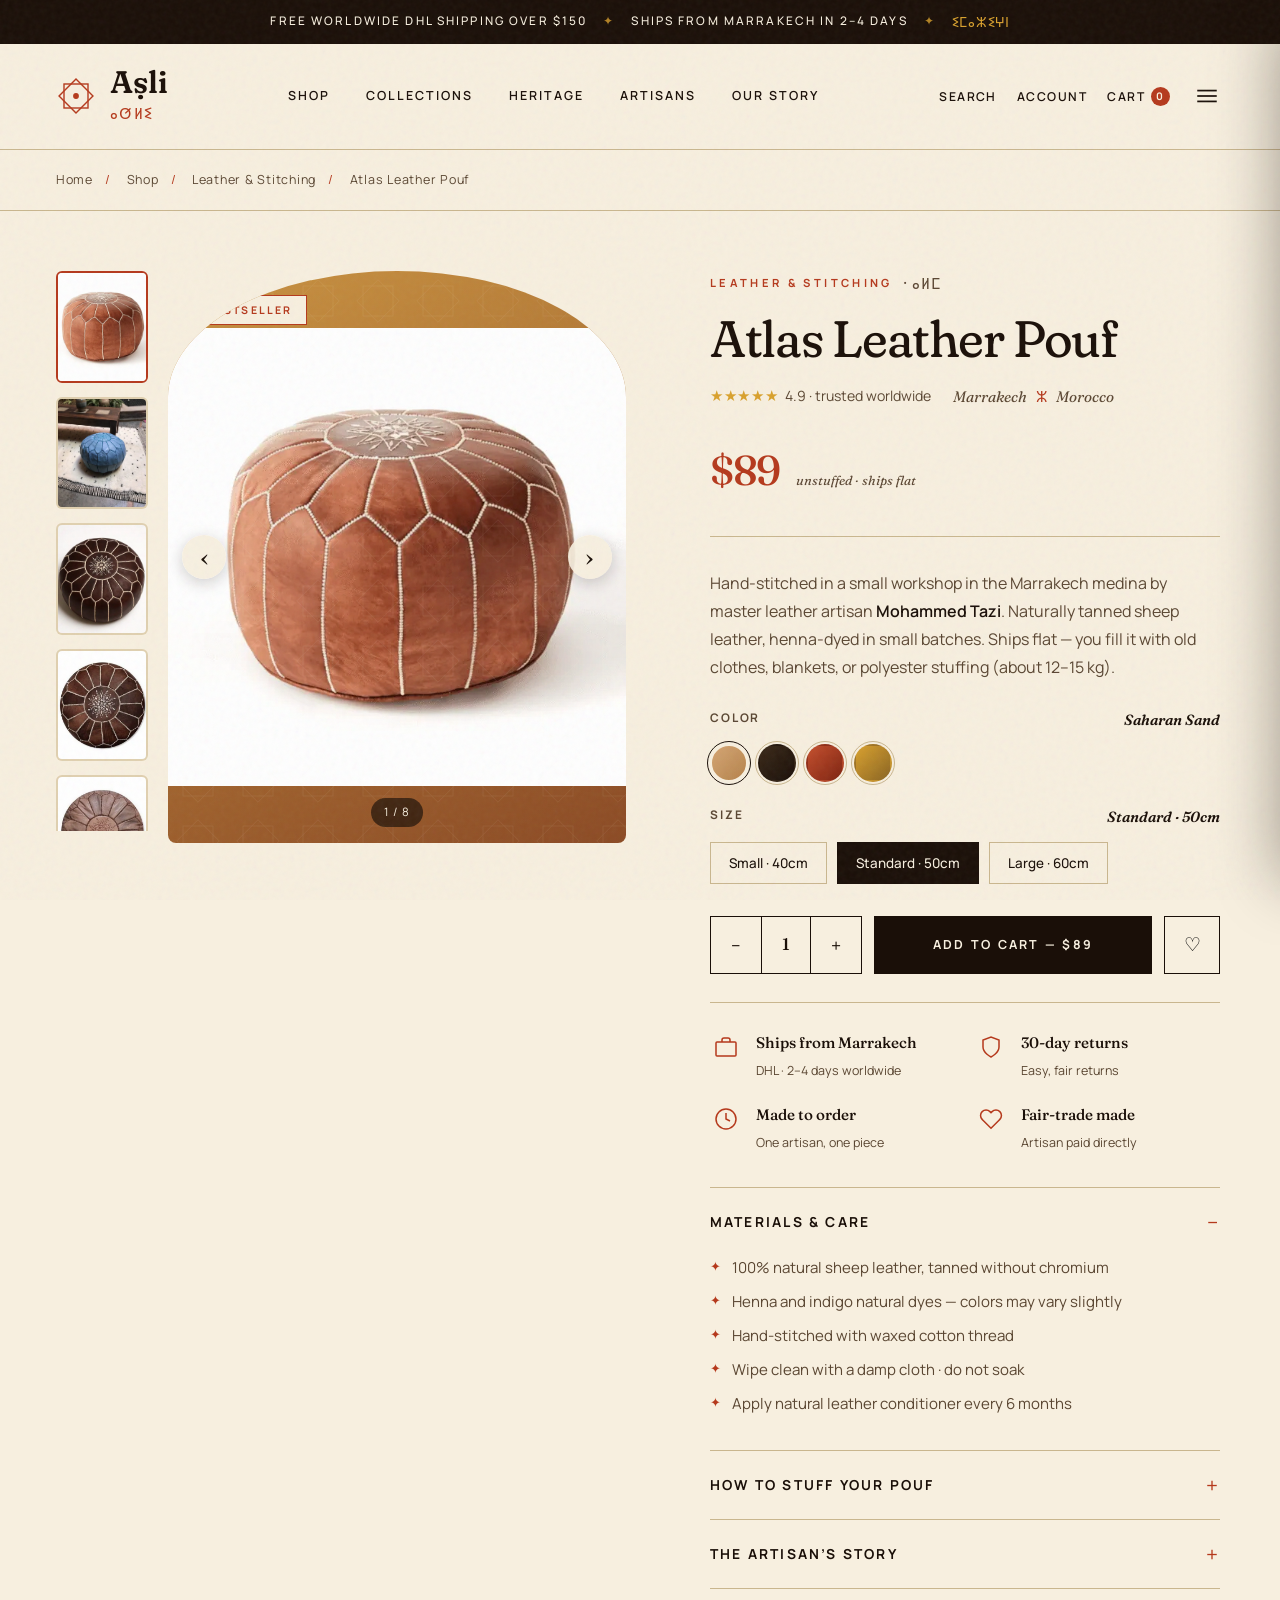
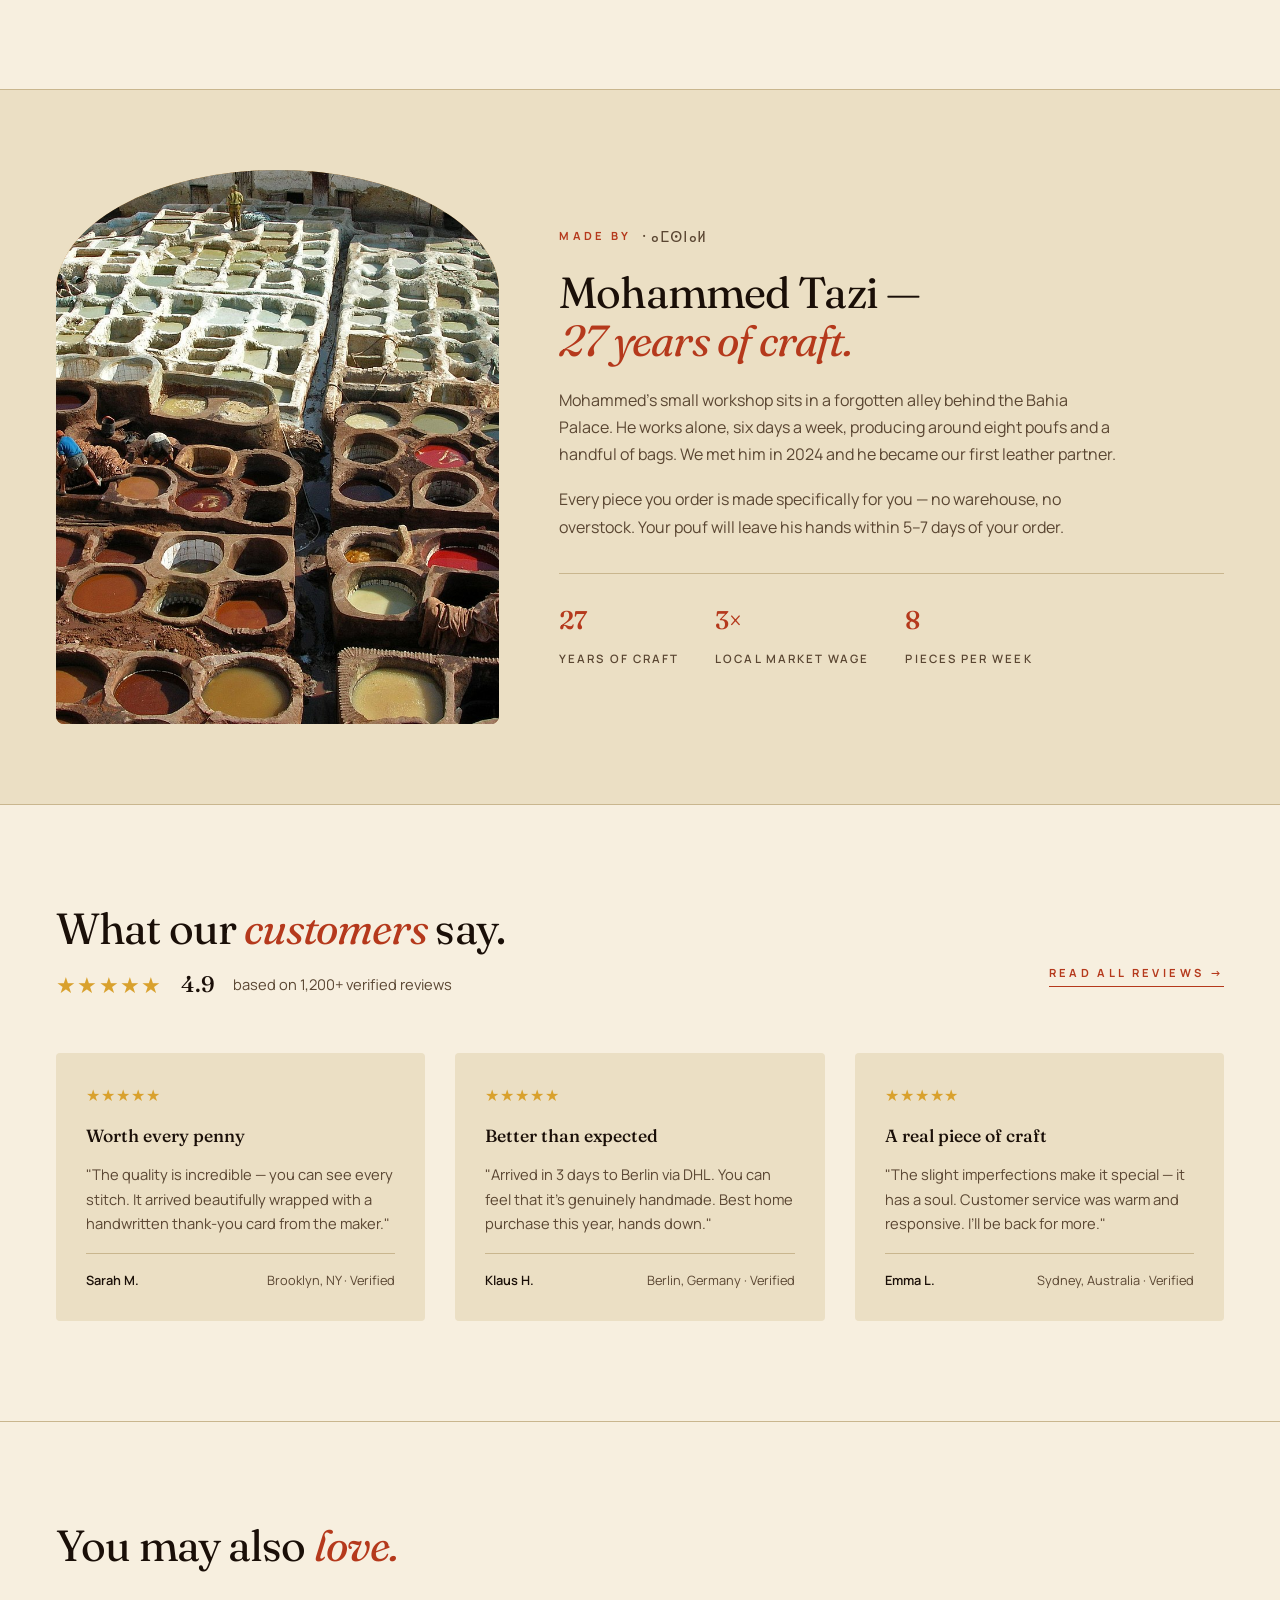
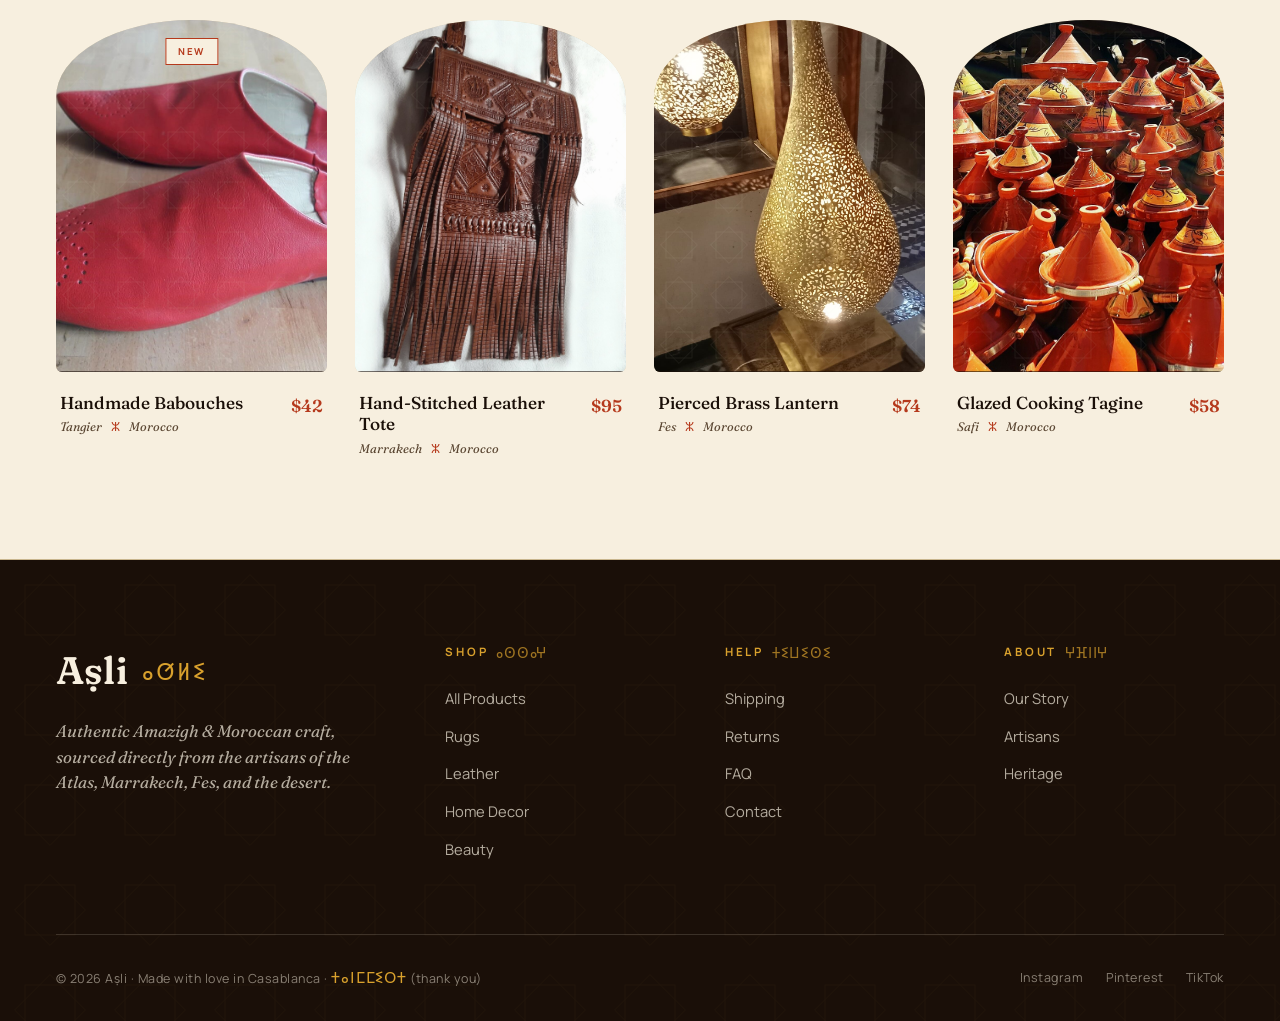
<file: product-page.html>
<!DOCTYPE html>
<html lang="en">
<head>
<meta charset="UTF-8">
<meta name="viewport" content="width=device-width, initial-scale=1.0">
<title id="pageTitle">Aṣli</title>
<link rel="preconnect" href="https://fonts.googleapis.com">
<link rel="preconnect" href="https://fonts.gstatic.com" crossorigin>
<link href="https://fonts.googleapis.com/css2?family=Fraunces:ital,opsz,wght@0,9..144,300;0,9..144,400;0,9..144,500;0,9..144,600;0,9..144,700;1,9..144,400;1,9..144,500&family=Manrope:wght@300;400;500;600;700&family=Noto+Sans+Tifinagh&display=swap" rel="stylesheet">
<link rel="stylesheet" href="css/asli.css?v=20260610a">
<style>
/* ---- product-page specific (base styles live in css/asli.css) ---- */
.product-page { display: grid; grid-template-columns: 1.1fr 1fr; gap: 80px; padding: 60px 56px 100px; border-bottom: 1px solid var(--line); align-items: start; }
/* the detail info column reuses the .product-info class (which is flex for product cards) — force a normal vertical block here so it doesn't crush the gallery */
.product-page > .product-info { display: block; min-width: 0; }
.product-page > .gallery { min-width: 0; }
.gallery { display: grid; grid-template-columns: 92px 1fr; gap: 20px; position: sticky; top: 110px; }
.gallery.single { grid-template-columns: 1fr; }
.gallery.single .thumbnails { display: none; }
.thumbnails { display: flex; flex-direction: column; gap: 14px; max-height: 560px; overflow-y: auto; padding-right: 2px; }
.thumb { flex: 0 0 auto; width: 92px; height: 112px; background: var(--sand); border-radius: 6px; overflow: hidden; cursor: pointer; border: 2px solid transparent; transition: border-color 0.3s; padding: 0; }
.thumb.active { border-color: var(--terracotta); }
.thumb img { width: 100%; height: 100%; object-fit: cover; display: block; }
.gallery-main { aspect-ratio: 4/5; background: linear-gradient(155deg, #C99240 0%, #8B4A24 100%); border-radius: 50% 50% 8px 8px / 22% 22% 8px 8px; position: relative; overflow: hidden; touch-action: pan-y; }
/* contain so any product shape — wide rug, tall bottle, square pouf — shows in full, never cropped */
.gallery-main img { position: absolute; inset: 0; width: 100%; height: 100%; object-fit: contain; }
.gallery-nav { position: absolute; top: 50%; transform: translateY(-50%); width: 44px; height: 44px; border-radius: 50%; border: none; background: rgba(247,239,223,0.92); color: var(--ink); font-size: 1.7rem; line-height: 1; cursor: pointer; z-index: 4; display: flex; align-items: center; justify-content: center; box-shadow: 0 4px 16px rgba(26,15,8,0.2); transition: background 0.3s, color 0.3s; font-family: 'Fraunces', serif; }
.gallery-nav:hover { background: var(--cream); color: var(--terracotta); }
.gallery-nav.prev { left: 14px; }
.gallery-nav.next { right: 14px; }
.gallery-nav[hidden] { display: none; }
.gallery-counter { position: absolute; bottom: 16px; left: 50%; transform: translateX(-50%); background: rgba(26,15,8,0.68); color: var(--cream); font-size: 0.72rem; letter-spacing: 0.12em; padding: 5px 13px; border-radius: 999px; z-index: 4; }
.gallery-counter[hidden] { display: none; }
.gallery-main::after { content: ''; position: absolute; inset: 0; pointer-events: none; background-image: url("data:image/svg+xml,%3Csvg width='60' height='60' viewBox='0 0 60 60' xmlns='http://www.w3.org/2000/svg'%3E%3Cg fill='none' stroke='%23F7EFDF' stroke-width='0.5' opacity='0.12'%3E%3Crect x='15' y='15' width='30' height='30'/%3E%3Crect x='15' y='15' width='30' height='30' transform='rotate(45 30 30)'/%3E%3C/g%3E%3C/svg%3E"); }
.gallery-badge { position: absolute; top: 24px; left: 24px; background: var(--cream); color: var(--terracotta); border: 1px solid var(--terracotta); padding: 6px 14px; font-size: 0.66rem; letter-spacing: 0.2em; text-transform: uppercase; font-weight: 700; z-index: 3; }
.info-eyebrow { font-size: 0.7rem; letter-spacing: 0.3em; text-transform: uppercase; color: var(--terracotta); margin-bottom: 16px; font-weight: 700; display: flex; align-items: center; gap: 10px; }
.info-eyebrow .tf { font-size: 1rem; letter-spacing: 0.05em; text-transform: none; font-weight: 400; color: var(--ink-soft); }
h1.product-title { font-family: 'Fraunces', serif; font-size: clamp(2.4rem, 4vw, 3.6rem); font-weight: 400; line-height: 1.05; letter-spacing: -0.025em; margin-bottom: 18px; font-variation-settings: 'SOFT' 100; }
h1.product-title em { font-style: italic; color: var(--terracotta); }
.product-meta { display: flex; align-items: center; gap: 22px; margin-bottom: 28px; flex-wrap: wrap; }
.rating { display: flex; align-items: center; gap: 6px; font-size: 0.88rem; color: var(--ink-soft); }
.stars { color: var(--saffron); letter-spacing: 0.05em; font-size: 0.95rem; }
.region { font-family: 'Fraunces', serif; font-style: italic; color: var(--ink-soft); font-size: 0.95rem; }
.region .yaz { color: var(--terracotta); font-family: 'Noto Sans Tifinagh', sans-serif; font-style: normal; margin: 0 6px; }
.price-block { display: flex; align-items: baseline; gap: 16px; margin-bottom: 32px; padding-bottom: 32px; border-bottom: 1px solid var(--line); }
.price { font-family: 'Fraunces', serif; font-size: 2.6rem; font-weight: 500; color: var(--terracotta); letter-spacing: -0.02em; }
.price-note { font-size: 0.82rem; color: var(--ink-soft); font-family: 'Fraunces', serif; font-style: italic; }
.description { font-size: 1rem; color: var(--ink-soft); line-height: 1.75; margin-bottom: 28px; max-width: 540px; }
.description strong { color: var(--ink); font-weight: 600; }
.option-group { margin-bottom: 24px; }
.option-label { font-size: 0.74rem; letter-spacing: 0.16em; text-transform: uppercase; color: var(--ink-soft); font-weight: 700; margin-bottom: 12px; display: flex; justify-content: space-between; }
.option-label .selected { color: var(--ink); font-weight: 600; font-family: 'Fraunces', serif; font-style: italic; text-transform: none; letter-spacing: 0; font-size: 0.92rem; }
.option-row { display: flex; gap: 10px; flex-wrap: wrap; }
.option-chip { padding: 11px 18px; border: 1px solid var(--line); background: transparent; font-family: inherit; font-size: 0.84rem; cursor: pointer; transition: all 0.3s; color: var(--ink); font-weight: 500; }
.option-chip:hover { border-color: var(--ink); }
.option-chip.active { background: var(--ink); color: var(--cream); border-color: var(--ink); }
.color-swatch { width: 38px; height: 38px; border-radius: 50%; border: 2px solid transparent; cursor: pointer; transition: all 0.3s; outline: 1px solid var(--line); outline-offset: 2px; }
.color-swatch.active { border-color: var(--cream); outline-color: var(--ink); }
.qty-add-row { display: flex; gap: 12px; margin: 32px 0 18px; }
.qty-add-row .qty-selector { border-color: var(--ink); }
.qty-add-row .qty-btn { width: 50px; height: 56px; }
.qty-add-row .qty-num { min-width: 50px; }
.btn-add { flex: 1; background: var(--ink); color: var(--cream); border: none; padding: 0 32px; font-family: inherit; font-size: 0.78rem; font-weight: 700; letter-spacing: 0.18em; text-transform: uppercase; cursor: pointer; transition: all 0.35s; }
.btn-add:hover { background: var(--terracotta); }
.btn-wishlist { background: transparent; border: 1px solid var(--ink); width: 56px; cursor: pointer; font-size: 1.2rem; transition: all 0.3s; }
.btn-wishlist:hover, .btn-wishlist.active { background: var(--ink); color: var(--cream); }
.trust-row { display: grid; grid-template-columns: 1fr 1fr; gap: 20px; margin-top: 28px; padding-top: 28px; border-top: 1px solid var(--line); }
.trust-item { display: flex; gap: 14px; align-items: flex-start; }
.trust-icon { width: 32px; height: 32px; display: flex; align-items: center; justify-content: center; color: var(--terracotta); flex-shrink: 0; }
.trust-icon svg { width: 24px; height: 24px; }
.trust-text strong { display: block; font-family: 'Fraunces', serif; font-size: 0.95rem; font-weight: 500; margin-bottom: 2px; }
.trust-text span { font-size: 0.78rem; color: var(--ink-soft); }
.details { margin-top: 32px; border-top: 1px solid var(--line); }
.detail-item { border-bottom: 1px solid var(--line); }
.detail-toggle { width: 100%; background: transparent; border: none; text-align: left; padding: 20px 0; font-family: inherit; font-size: 0.86rem; letter-spacing: 0.16em; text-transform: uppercase; font-weight: 700; cursor: pointer; display: flex; justify-content: space-between; align-items: center; color: var(--ink); }
.detail-toggle::after { content: '+'; font-size: 1.3rem; color: var(--terracotta); font-weight: 400; }
.detail-item.open .detail-toggle::after { content: '−'; }
.detail-content { max-height: 0; overflow: hidden; transition: max-height 0.4s ease; }
.detail-item.open .detail-content { max-height: 600px; }
.detail-content p { padding-bottom: 24px; font-size: 0.94rem; line-height: 1.7; color: var(--ink-soft); }
.detail-content ul { list-style: none; padding-bottom: 24px; }
.detail-content li { padding-left: 22px; margin-bottom: 10px; position: relative; font-size: 0.94rem; color: var(--ink-soft); }
.detail-content li::before { content: '✦'; position: absolute; left: 0; color: var(--terracotta); font-size: 0.8rem; }
/* artisan inline */
.artisan-inline { background: var(--cream-deep); padding: 80px 56px; border-bottom: 1px solid var(--line); display: grid; grid-template-columns: 1fr 1.5fr; gap: 60px; align-items: center; }
.artisan-inline-photo { aspect-ratio: 4/5; background: linear-gradient(155deg, #C99240 0%, #8B4A24 100%); border-radius: 50% 50% 8px 8px / 22% 22% 8px 8px; position: relative; overflow: hidden; }
.artisan-inline-photo img { position: absolute; inset: 0; width: 100%; height: 100%; object-fit: cover; }
.artisan-inline-content .info-eyebrow { margin-bottom: 20px; }
.artisan-inline h2 { font-family: 'Fraunces', serif; font-size: clamp(2rem, 3.4vw, 2.8rem); font-weight: 400; line-height: 1.1; margin-bottom: 22px; letter-spacing: -0.02em; }
.artisan-inline h2 em { font-style: italic; color: var(--terracotta); }
.artisan-inline p { font-size: 1rem; color: var(--ink-soft); margin-bottom: 18px; line-height: 1.7; max-width: 560px; }
.artisan-meta-row { display: flex; gap: 36px; margin-top: 32px; padding-top: 26px; border-top: 1px solid var(--line); }
.artisan-meta strong { display: block; font-family: 'Fraunces', serif; font-size: 1.6rem; font-weight: 500; margin-bottom: 4px; color: var(--terracotta); }
.artisan-meta span { font-size: 0.72rem; letter-spacing: 0.18em; text-transform: uppercase; color: var(--ink-soft); font-weight: 600; }
/* reviews */
.reviews { padding: 100px 56px; border-bottom: 1px solid var(--line); }
.reviews-header { display: flex; justify-content: space-between; align-items: flex-end; margin-bottom: 50px; gap: 30px; flex-wrap: wrap; }
.reviews-summary h2 { font-family: 'Fraunces', serif; font-size: clamp(2rem, 3.4vw, 2.8rem); font-weight: 400; line-height: 1.1; margin-bottom: 14px; letter-spacing: -0.02em; }
.reviews-summary h2 em { font-style: italic; color: var(--terracotta); }
.reviews-stats { display: flex; align-items: center; gap: 18px; }
.reviews-stats .big-stars { color: var(--saffron); font-size: 1.4rem; letter-spacing: 0.06em; }
.reviews-stats .score { font-family: 'Fraunces', serif; font-size: 1.4rem; font-weight: 500; }
.reviews-stats .count { color: var(--ink-soft); font-size: 0.92rem; }
.reviews-grid { display: grid; grid-template-columns: repeat(3, 1fr); gap: 30px; }
.review { padding: 30px; background: var(--cream-deep); border-radius: 4px; }
.review-stars { color: var(--saffron); margin-bottom: 14px; font-size: 1rem; letter-spacing: 0.06em; }
.review-title { font-family: 'Fraunces', serif; font-weight: 500; font-size: 1.1rem; margin-bottom: 12px; }
.review-text { font-size: 0.92rem; color: var(--ink-soft); line-height: 1.65; margin-bottom: 18px; }
.review-author { display: flex; justify-content: space-between; align-items: center; padding-top: 16px; border-top: 1px solid var(--line); font-size: 0.8rem; color: var(--ink-soft); }
.review-author strong { font-weight: 600; color: var(--ink); }
.related { padding: 100px 56px; border-bottom: 1px solid var(--line); }
.related h2 { font-family: 'Fraunces', serif; font-size: clamp(2rem, 3.4vw, 2.8rem); font-weight: 400; line-height: 1.1; margin-bottom: 50px; letter-spacing: -0.02em; }
.related h2 em { font-style: italic; color: var(--terracotta); }
@media (max-width: 1024px) {
  .product-page { grid-template-columns: 1fr; gap: 40px; }
  .gallery { position: static; grid-template-columns: 1fr; }
  .thumbnails { flex-direction: row; order: 2; max-height: none; overflow-x: auto; overflow-y: visible; padding-bottom: 4px; }
  .thumb { width: 70px; height: 86px; }
  .artisan-inline { grid-template-columns: 1fr; gap: 40px; }
  .reviews-grid { grid-template-columns: 1fr; }
}
@media (max-width: 640px) {
  .product-page { padding: 40px 24px 70px; }
  .artisan-inline { padding: 60px 24px; }
  .reviews { padding: 60px 24px; }
  .related { padding: 60px 24px; }
  .trust-row { grid-template-columns: 1fr; }
}
</style>
</head>
<body>

<div class="announce">
  <span>Free worldwide DHL shipping over $150</span>
  <span class="sep">✦</span>
  <span>Ships from Marrakech in 2–4 days</span>
  <span class="sep">✦</span>
  <span class="tf">ⵉⵎⴰⵣⵉⵖⵏ</span>
</div>

<nav>
  <a href="index.html" class="logo-wrap">
    <div class="logo-mark">
      <svg viewBox="0 0 40 40" xmlns="http://www.w3.org/2000/svg">
        <g fill="none" stroke="currentColor" stroke-width="1.4">
          <rect x="8" y="8" width="24" height="24"/>
          <rect x="8" y="8" width="24" height="24" transform="rotate(45 20 20)"/>
          <circle cx="20" cy="20" r="2.2" fill="currentColor"/>
        </g>
      </svg>
    </div>
    <div>
      <div class="logo">Aṣli</div>
      <div class="logo-tf">ⴰⵚⵍⵉ</div>
    </div>
  </a>
  <ul class="nav-links">
    <li><a href="shop.html">Shop</a></li>
    <li><a href="shop.html">Collections</a></li>
    <li><a href="heritage.html">Heritage</a></li>
    <li><a href="index.html#artisans">Artisans</a></li>
    <li><a href="index.html#story">Our Story</a></li>
  </ul>
  <div class="nav-icons">
    <button onclick="location.href='shop.html'">Search</button>
    <button>Account</button>
    <button data-cart-open>Cart <span class="cart-count">0</span></button>
  </div>
</nav>

<div class="breadcrumbs">
  <a href="index.html">Home</a><span class="sep">/</span>
  <a href="shop.html">Shop</a><span class="sep">/</span>
  <a href="shop.html" id="crumbCat">Collection</a><span class="sep">/</span>
  <span id="crumbName">Product</span>
</div>

<!-- PRODUCT MAIN (filled by JS from ?id=) -->
<section class="product-page">
  <div class="gallery" id="gallery">
    <div class="thumbnails" id="thumbnails"></div>
    <div class="gallery-main" id="galleryMainWrap">
      <img id="galleryMain" src="" alt="">
      <span class="gallery-badge" id="galleryBadge" style="display:none;"></span>
      <button type="button" class="gallery-nav prev" id="galleryPrev" aria-label="Previous photo" hidden>‹</button>
      <button type="button" class="gallery-nav next" id="galleryNext" aria-label="Next photo" hidden>›</button>
      <div class="gallery-counter" id="galleryCounter" hidden></div>
    </div>
  </div>

  <div class="product-info">
    <div class="info-eyebrow">
      <span id="infoCat">Collection</span>
      <span class="tf" id="infoCatTf"></span>
    </div>
    <h1 class="product-title" id="title">Product</h1>
    <div class="product-meta">
      <div class="rating"><span class="stars">★★★★★</span> 4.9 · trusted worldwide</div>
      <div class="region" id="regionLine"></div>
    </div>
    <div class="price-block">
      <div class="price" id="price">$0</div>
      <div class="price-note" id="priceNote"></div>
    </div>
    <p class="description" id="description"></p>

    <div id="optionColor" class="option-group" style="display:none;">
      <div class="option-label"><span>Color</span><span class="selected" id="colorSelected"></span></div>
      <div class="option-row" id="colorRow"></div>
    </div>

    <div id="optionSize" class="option-group" style="display:none;">
      <div class="option-label"><span>Size</span><span class="selected" id="sizeSelected"></span></div>
      <div class="option-row" id="sizeRow"></div>
    </div>

    <div class="qty-add-row">
      <div class="qty-selector">
        <button class="qty-btn" id="qtyMinus" aria-label="Decrease">−</button>
        <div class="qty-num" id="qty">1</div>
        <button class="qty-btn" id="qtyPlus" aria-label="Increase">+</button>
      </div>
      <button class="btn-add" id="addBtn">Add to cart</button>
      <button class="btn-wishlist" id="wishBtn" title="Add to wishlist">♡</button>
    </div>

    <div class="trust-row">
      <div class="trust-item">
        <div class="trust-icon"><svg viewBox="0 0 24 24" fill="none" stroke="currentColor" stroke-width="1.5"><rect x="2" y="7" width="20" height="14" rx="1"/><path d="M16 7V5a2 2 0 0 0-2-2h-4a2 2 0 0 0-2 2v2"/></svg></div>
        <div class="trust-text"><strong>Ships from Marrakech</strong><span>DHL · 2–4 days worldwide</span></div>
      </div>
      <div class="trust-item">
        <div class="trust-icon"><svg viewBox="0 0 24 24" fill="none" stroke="currentColor" stroke-width="1.5"><path d="M12 22s8-4 8-10V5l-8-3-8 3v7c0 6 8 10 8 10z"/></svg></div>
        <div class="trust-text"><strong>30-day returns</strong><span>Easy, fair returns</span></div>
      </div>
      <div class="trust-item">
        <div class="trust-icon"><svg viewBox="0 0 24 24" fill="none" stroke="currentColor" stroke-width="1.5"><circle cx="12" cy="12" r="10"/><path d="M12 6v6l4 2"/></svg></div>
        <div class="trust-text"><strong>Made to order</strong><span>One artisan, one piece</span></div>
      </div>
      <div class="trust-item">
        <div class="trust-icon"><svg viewBox="0 0 24 24" fill="none" stroke="currentColor" stroke-width="1.5"><path d="M20.84 4.61a5.5 5.5 0 0 0-7.78 0L12 5.67l-1.06-1.06a5.5 5.5 0 0 0-7.78 7.78l1.06 1.06L12 21.23l7.78-7.78 1.06-1.06a5.5 5.5 0 0 0 0-7.78z"/></svg></div>
        <div class="trust-text"><strong>Fair-trade made</strong><span>Artisan paid directly</span></div>
      </div>
    </div>

    <div class="details" id="details"></div>
  </div>
</section>

<!-- ARTISAN INLINE -->
<section class="artisan-inline" id="artisanInline"></section>

<!-- REVIEWS -->
<section class="reviews">
  <div class="reviews-header">
    <div class="reviews-summary">
      <h2>What our <em>customers</em> say.</h2>
      <div class="reviews-stats">
        <span class="big-stars">★★★★★</span>
        <span class="score">4.9</span>
        <span class="count">based on 1,200+ verified reviews</span>
      </div>
    </div>
    <a href="#" class="info-eyebrow" style="text-decoration:none;border-bottom:1px solid var(--terracotta);padding-bottom:4px;">Read all reviews →</a>
  </div>
  <div class="reviews-grid">
    <div class="review">
      <div class="review-stars">★★★★★</div>
      <div class="review-title">Worth every penny</div>
      <div class="review-text">"The quality is incredible — you can see every stitch. It arrived beautifully wrapped with a handwritten thank-you card from the maker."</div>
      <div class="review-author"><strong>Sarah M.</strong><span>Brooklyn, NY · Verified</span></div>
    </div>
    <div class="review">
      <div class="review-stars">★★★★★</div>
      <div class="review-title">Better than expected</div>
      <div class="review-text">"Arrived in 3 days to Berlin via DHL. You can feel that it’s genuinely handmade. Best home purchase this year, hands down."</div>
      <div class="review-author"><strong>Klaus H.</strong><span>Berlin, Germany · Verified</span></div>
    </div>
    <div class="review">
      <div class="review-stars">★★★★★</div>
      <div class="review-title">A real piece of craft</div>
      <div class="review-text">"The slight imperfections make it special — it has a soul. Customer service was warm and responsive. I’ll be back for more."</div>
      <div class="review-author"><strong>Emma L.</strong><span>Sydney, Australia · Verified</span></div>
    </div>
  </div>
</section>

<!-- RELATED -->
<section class="related">
  <h2>You may also <em>love.</em></h2>
  <div class="product-grid" id="relatedGrid"></div>
</section>

<!-- FOOTER -->
<footer>
  <div class="footer-top">
    <div>
      <div class="footer-brand-wrap">
        <div class="footer-brand">Aṣli</div>
        <div class="footer-brand-tf">ⴰⵚⵍⵉ</div>
      </div>
      <p class="footer-tag">Authentic Amazigh & Moroccan craft, sourced directly from the artisans of the Atlas, Marrakech, Fes, and the desert.</p>
    </div>
    <div class="footer-col">
      <h4>Shop <span class="tf">ⴰⵙⵙⴰⵖ</span></h4>
      <ul>
        <li><a href="shop.html">All Products</a></li>
        <li><a href="shop.html?cat=Rugs">Rugs</a></li>
        <li><a href="shop.html?cat=Leather%20%26%20Stitching">Leather</a></li>
        <li><a href="shop.html?cat=Home%20%26%20Decor">Home Decor</a></li>
        <li><a href="shop.html?cat=Beauty%20%26%20Rituals">Beauty</a></li>
      </ul>
    </div>
    <div class="footer-col">
      <h4>Help <span class="tf">ⵜⵉⵡⵉⵙⵉ</span></h4>
      <ul>
        <li><a href="contact.html#faq">Shipping</a></li>
        <li><a href="contact.html#faq">Returns</a></li>
        <li><a href="contact.html#faq">FAQ</a></li>
        <li><a href="contact.html">Contact</a></li>
      </ul>
    </div>
    <div class="footer-col">
      <h4>About <span class="tf">ⵖⴼⵏⵏⵖ</span></h4>
      <ul>
        <li><a href="index.html#story">Our Story</a></li>
        <li><a href="index.html#artisans">Artisans</a></li>
        <li><a href="heritage.html">Heritage</a></li>
      </ul>
    </div>
  </div>
  <div class="footer-bottom">
    <div>© 2026 Aṣli · Made with love in Casablanca · <span class="tf">ⵜⴰⵏⵎⵎⵉⵔⵜ</span> (thank you)</div>
    <div class="social">
      <a href="#">Instagram</a>
      <a href="#">Pinterest</a>
      <a href="#">TikTok</a>
    </div>
  </div>
</footer>

<script src="js/asli.js?v=20260610a"></script>
<script>
ASLI.ready(function () {
  var params = new URLSearchParams(location.search);
  var id = params.get('id') || ASLI.products[0].id;
  var p = ASLI.getProduct(id) || ASLI.products[0];

  // title + meta
  document.getElementById('pageTitle').textContent = p.name + ' · Aṣli';
  document.getElementById('crumbCat').textContent = p.category;
  document.getElementById('crumbCat').href = 'shop.html?cat=' + encodeURIComponent(p.category);
  document.getElementById('crumbName').textContent = p.name;
  document.getElementById('infoCat').textContent = p.category;
  document.getElementById('infoCatTf').textContent = p.catTf ? '·  ' + p.catTf : '';
  document.getElementById('title').textContent = p.name;
  document.getElementById('regionLine').innerHTML = p.region + ' <span class="yaz">ⵣ</span> Morocco';
  document.getElementById('price').textContent = ASLI.money(p.price);
  document.getElementById('priceNote').textContent = p.priceNote || 'handmade to order';
  document.getElementById('description').innerHTML = p.description || p.blurb || '';

  // gallery — supports one photo or many (product.images[])
  var imgs = ASLI.productImages(p);
  var multi = imgs.length > 1;
  var gi = 0;
  var main = document.getElementById('galleryMain');
  var thumbsEl = document.getElementById('thumbnails');
  var prevBtn = document.getElementById('galleryPrev');
  var nextBtn = document.getElementById('galleryNext');
  var counter = document.getElementById('galleryCounter');

  if (p.badge) { var b = document.getElementById('galleryBadge'); b.textContent = p.badge; b.style.display = ''; }

  thumbsEl.innerHTML = imgs.map(function (src, i) {
    return '<button type="button" class="thumb' + (i === 0 ? ' active' : '') + '" data-i="' + i + '">' +
      '<img src="' + src + '" alt="' + ASLI.escAttr(p.name) + ' photo ' + (i + 1) + '" loading="lazy"></button>';
  }).join('');

  function showImg(i) {
    gi = (i + imgs.length) % imgs.length;
    main.src = imgs[gi];
    main.alt = p.name + (multi ? ' — photo ' + (gi + 1) + ' of ' + imgs.length : '');
    thumbsEl.querySelectorAll('.thumb').forEach(function (t, ti) { t.classList.toggle('active', ti === gi); });
    if (counter) counter.textContent = (gi + 1) + ' / ' + imgs.length;
  }

  document.getElementById('gallery').classList.toggle('single', !multi);
  prevBtn.hidden = nextBtn.hidden = counter.hidden = !multi;

  thumbsEl.addEventListener('click', function (e) {
    var t = e.target.closest('[data-i]'); if (!t) return;
    showImg(parseInt(t.dataset.i, 10));
  });
  prevBtn.addEventListener('click', function () { showImg(gi - 1); });
  nextBtn.addEventListener('click', function () { showImg(gi + 1); });

  if (multi) {
    document.addEventListener('keydown', function (e) {
      if (e.key === 'ArrowLeft') showImg(gi - 1);
      else if (e.key === 'ArrowRight') showImg(gi + 1);
    });
    // swipe on touch screens
    var tx = null, wrap = document.getElementById('galleryMainWrap');
    wrap.addEventListener('touchstart', function (e) { tx = e.touches[0].clientX; }, { passive: true });
    wrap.addEventListener('touchend', function (e) {
      if (tx === null) return;
      var dx = e.changedTouches[0].clientX - tx;
      if (Math.abs(dx) > 40) showImg(gi + (dx < 0 ? 1 : -1));
      tx = null;
    });
  }

  showImg(0);

  // selections
  var sel = { color: null, size: null };

  if (p.colors && p.colors.length) {
    document.getElementById('optionColor').style.display = '';
    sel.color = p.colors[0].name;
    document.getElementById('colorSelected').textContent = sel.color;
    document.getElementById('colorRow').innerHTML = p.colors.map(function (c, i) {
      return '<button class="color-swatch' + (i === 0 ? ' active' : '') + '" data-color="' + ASLI.escAttr(c.name) + '" title="' + ASLI.escAttr(c.name) + '" style="background:' + c.css + ';"></button>';
    }).join('');
    document.getElementById('colorRow').addEventListener('click', function (e) {
      var sw = e.target.closest('[data-color]'); if (!sw) return;
      this.querySelectorAll('.color-swatch').forEach(function (x) { x.classList.remove('active'); });
      sw.classList.add('active');
      sel.color = sw.getAttribute('data-color');
      document.getElementById('colorSelected').textContent = sel.color;
    });
  }

  if (p.sizes && p.sizes.length) {
    document.getElementById('optionSize').style.display = '';
    var di = p.defaultSize || 0;
    sel.size = p.sizes[di];
    document.getElementById('sizeSelected').textContent = sel.size;
    document.getElementById('sizeRow').innerHTML = p.sizes.map(function (s, i) {
      return '<button class="option-chip' + (i === di ? ' active' : '') + '" data-size="' + ASLI.escAttr(s) + '">' + s + '</button>';
    }).join('');
    document.getElementById('sizeRow').addEventListener('click', function (e) {
      var chip = e.target.closest('[data-size]'); if (!chip) return;
      this.querySelectorAll('.option-chip').forEach(function (x) { x.classList.remove('active'); });
      chip.classList.add('active');
      sel.size = chip.getAttribute('data-size');
      document.getElementById('sizeSelected').textContent = sel.size;
    });
  }

  // qty + add
  var qty = 1;
  var qtyEl = document.getElementById('qty');
  var addBtn = document.getElementById('addBtn');
  function refreshAdd() { addBtn.textContent = 'Add to cart — ' + ASLI.money(p.price * qty); }
  document.getElementById('qtyMinus').addEventListener('click', function () { qty = Math.max(1, qty - 1); qtyEl.textContent = qty; refreshAdd(); });
  document.getElementById('qtyPlus').addEventListener('click', function () { qty += 1; qtyEl.textContent = qty; refreshAdd(); });
  refreshAdd();

  function variantString() {
    var parts = [];
    if (sel.color) parts.push(sel.color);
    if (sel.size) parts.push(sel.size);
    return parts.join(' · ');
  }
  addBtn.addEventListener('click', function () {
    ASLI.cart.add(p.id, qty, variantString());
    ASLI.toast('Added — ' + p.name);
    ASLI.openCart();
  });

  document.getElementById('wishBtn').addEventListener('click', function () {
    this.classList.toggle('active');
    this.textContent = this.classList.contains('active') ? '♥' : '♡';
  });

  // details accordion (toggling handled by js/asli.js delegated .detail-toggle)
  var details = p.details || [
    { title: 'Materials & care', text: 'Made entirely by hand from natural materials. Each piece carries small, beautiful variations. Wipe or dust gently; avoid soaking. Specific care guidance is included with your order.' },
    { title: 'Shipping & delivery', text: 'Ships worldwide via DHL Express from Marrakech in 2–4 business days. Free shipping on orders over $150. You’ll receive tracking as soon as it leaves the workshop.' },
    { title: 'Authenticity', text: 'Sourced directly from an Amazigh artisan in ' + p.region + ' — no middlemen. We pay 2–3× the local market rate and put the maker’s region on every product.' }
  ];
  document.getElementById('details').innerHTML = details.map(function (d, i) {
    var inner = d.list
      ? '<ul>' + d.list.map(function (li) { return '<li>' + li + '</li>'; }).join('') + '</ul>'
      : '<p>' + d.text + '</p>';
    return '<div class="detail-item' + (i === 0 ? ' open' : '') + '">' +
      '<button class="detail-toggle">' + d.title + '</button>' +
      '<div class="detail-content">' + inner + '</div></div>';
  }).join('');

  // artisan inline
  var aEl = document.getElementById('artisanInline');
  if (p.artisan) {
    var a = p.artisan;
    aEl.innerHTML =
      '<div class="artisan-inline-photo"><img src="' + (a.image ? ASLI.assetUrl(a.image) : ASLI.fallbackImg(a.name)) + '" alt="' + ASLI.escAttr(a.name) + '"></div>' +
      '<div class="artisan-inline-content">' +
        '<div class="info-eyebrow"><span>Made by</span> <span class="tf">·  ' + (a.tf || 'ⴰⵎⵙⵏⴰⵍ') + '</span></div>' +
        '<h2>' + a.name + ' —<br><em>' + (a.stats && a.stats[0] ? a.stats[0].n + ' ' + a.stats[0].label.toLowerCase() : 'master of the craft') + '.</em></h2>' +
        '<p>' + a.bio1 + '</p><p>' + a.bio2 + '</p>' +
        '<div class="artisan-meta-row">' + (a.stats || []).map(function (s) {
          return '<div class="artisan-meta"><strong>' + s.n + '</strong><span>' + s.label + '</span></div>';
        }).join('') + '</div>' +
      '</div>';
  } else {
    aEl.innerHTML =
      '<div class="artisan-inline-photo"><img src="images/artisan-generic.jpg" alt="Aṣli artisan"></div>' +
      '<div class="artisan-inline-content">' +
        '<div class="info-eyebrow"><span>Made by hand in</span> <span class="tf">·  ' + (p.catTf || 'ⵉⵎⴰⵣⵉⵖⵏ') + '</span></div>' +
        '<h2>From the hands of <em>' + p.region + '.</em></h2>' +
        '<p>This piece is made by one of our Amazigh artisan partners in ' + p.region + ', using techniques passed down through generations. We meet every maker in person and pay them directly — 2–3× the local market rate.</p>' +
        '<p>Nothing is mass-produced. Small variations in colour and finish are the fingerprint of genuine handwork.</p>' +
        '<div class="artisan-meta-row">' +
          '<div class="artisan-meta"><strong>100%</strong><span>Handmade</span></div>' +
          '<div class="artisan-meta"><strong>2–3×</strong><span>Local market wage</span></div>' +
          '<div class="artisan-meta"><strong>0</strong><span>Middlemen</span></div>' +
        '</div>' +
      '</div>';
  }

  // related products
  document.getElementById('relatedGrid').innerHTML = ASLI.getRelated(p.id, 4).map(function (r) {
    return '<a class="product" href="product-page.html?id=' + r.id + '" data-id="' + r.id + '">' +
      '<div class="product-img"><img class="product-photo" src="' + ASLI.productImg(r) + '" alt="' + ASLI.escAttr(r.name) + '" loading="lazy">' +
      (r.badge ? '<span class="product-badge">' + r.badge + '</span>' : '') +
      '<span class="product-quick" data-add="' + r.id + '" data-no-drawer role="button">Quick add +</span></div>' +
      '<div class="product-info"><div><div class="product-name">' + r.name + '</div>' +
      '<div class="product-region">' + r.region + ' <span class="yaz">ⵣ</span> Morocco</div></div>' +
      '<div class="product-price">' + ASLI.money(r.price) + '</div></div></a>';
  }).join('');
});
</script>

</body>
</html>
</file>
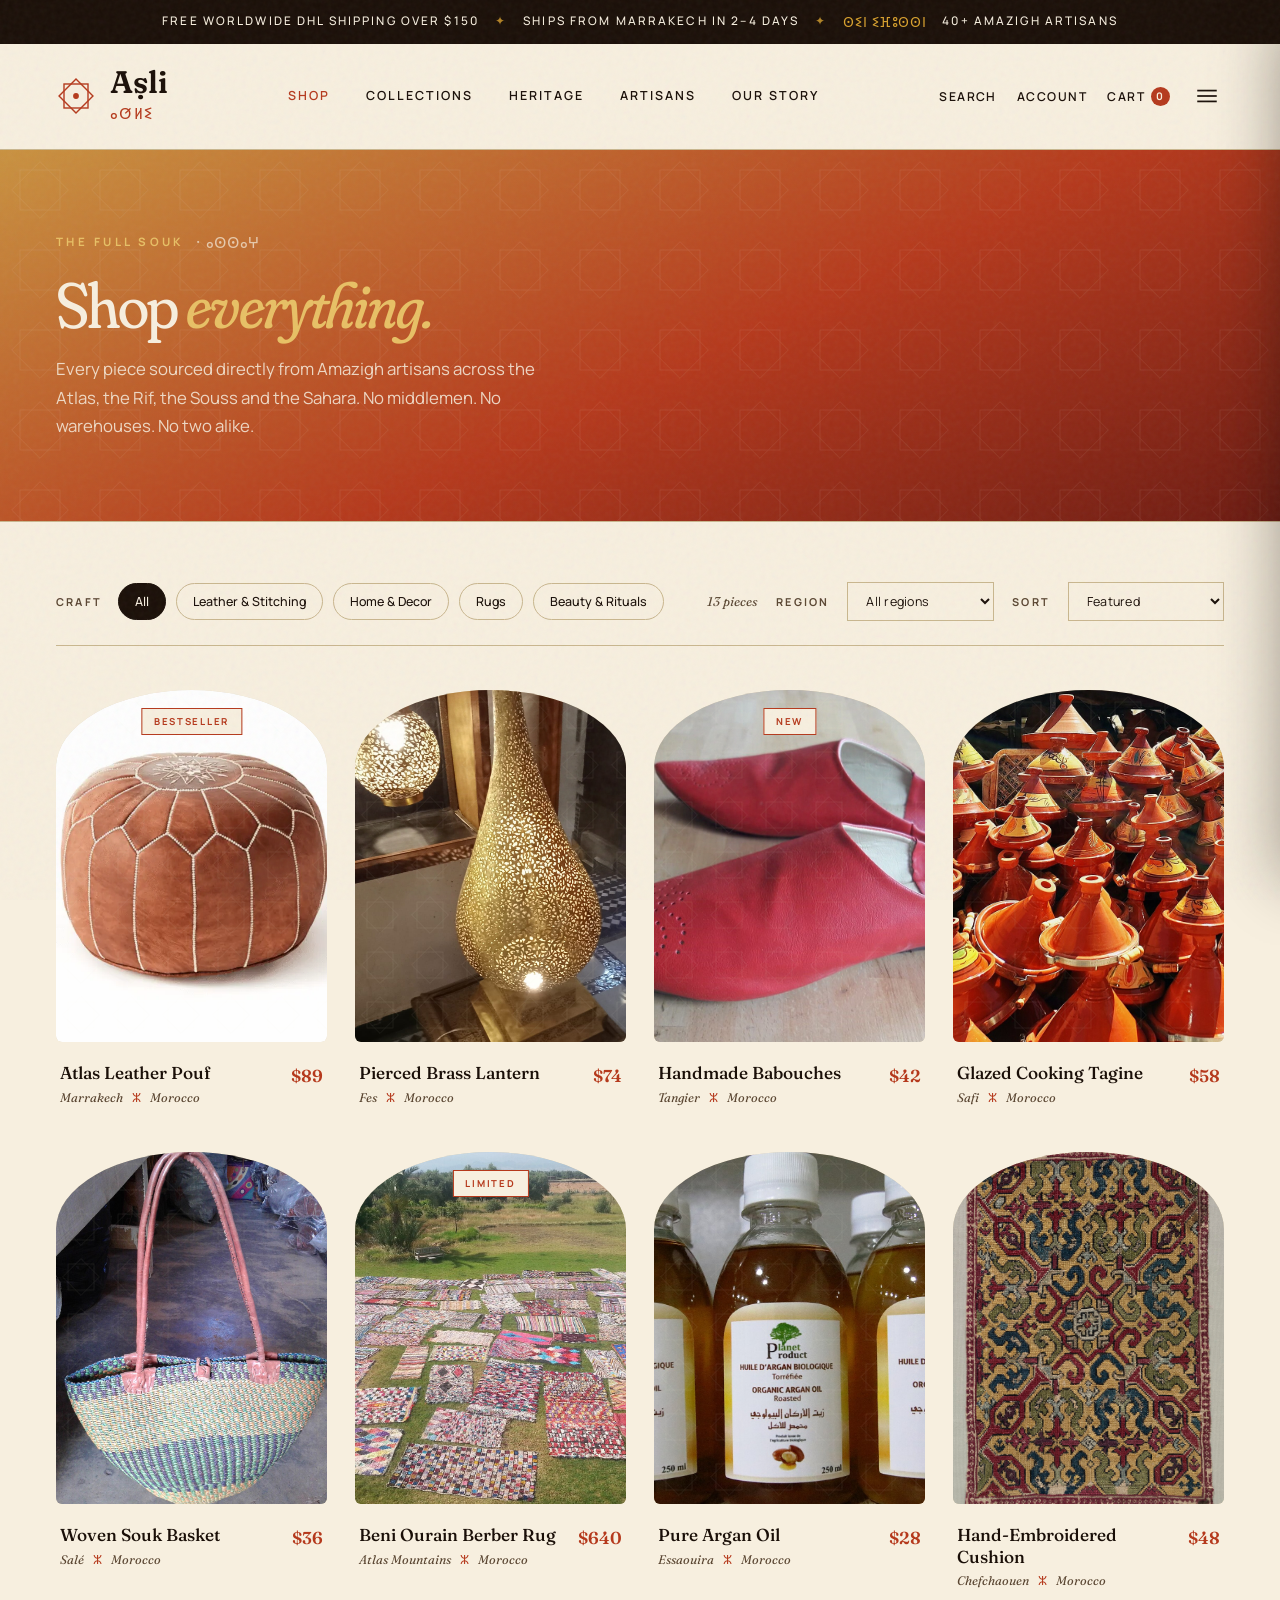
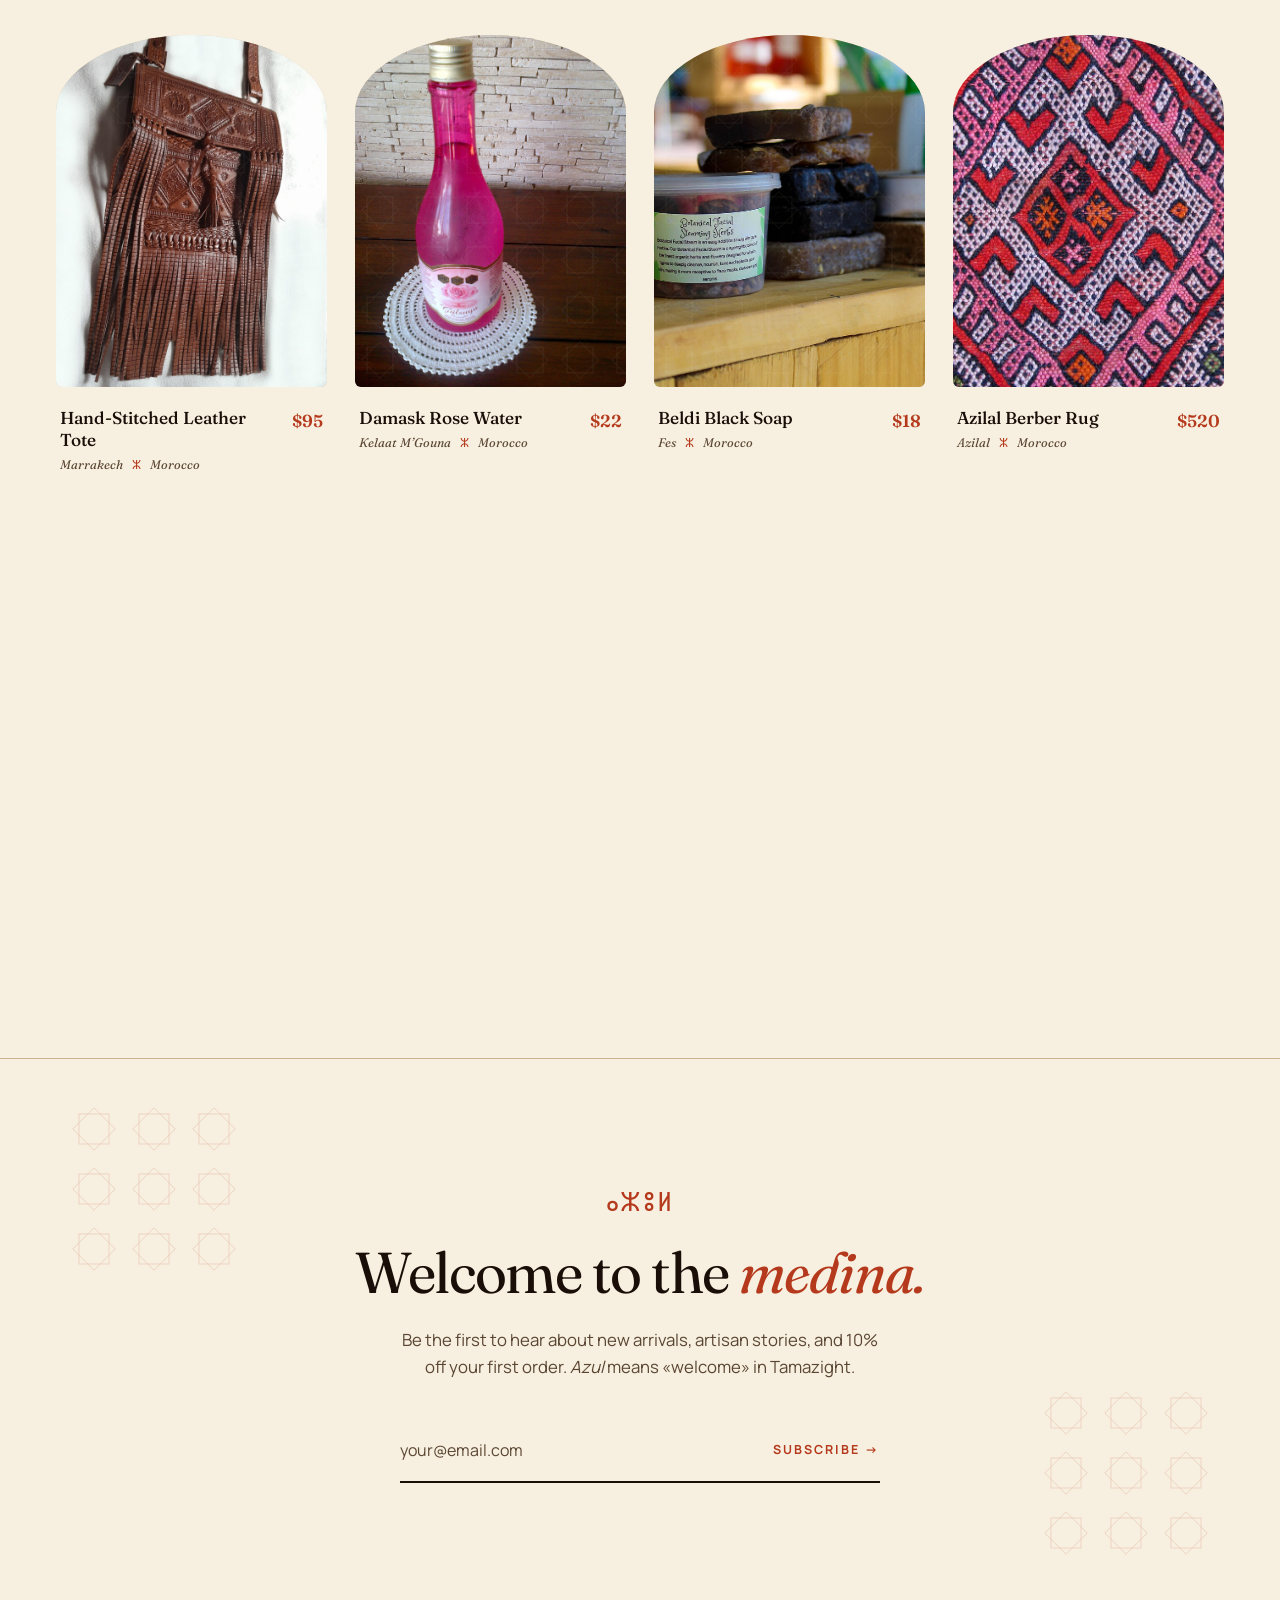
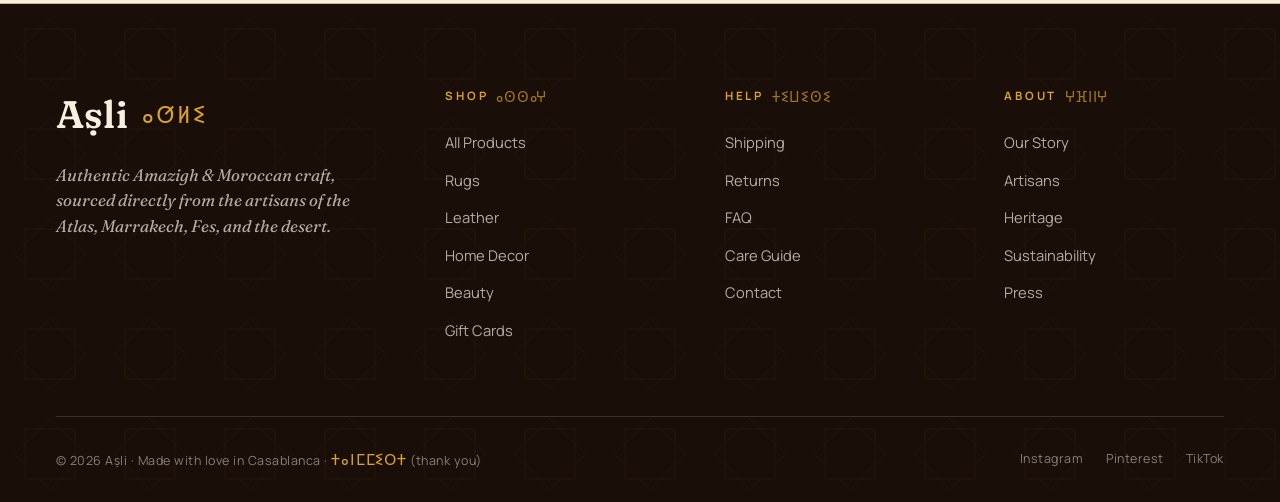
<file: shop.html>
<!DOCTYPE html>
<html lang="en">
<head>
<meta charset="UTF-8">
<meta name="viewport" content="width=device-width, initial-scale=1.0">
<title>Shop · ⴰⵙⵙⴰⵖ — Aṣli</title>
<meta name="description" content="Shop authentic Amazigh & Moroccan handicrafts — leather poufs, Beni Ourain rugs, brass lanterns, tagines, argan oil. Sourced direct from the artisans.">
<link rel="preconnect" href="https://fonts.googleapis.com">
<link rel="preconnect" href="https://fonts.gstatic.com" crossorigin>
<link href="https://fonts.googleapis.com/css2?family=Fraunces:ital,opsz,wght@0,9..144,300;0,9..144,400;0,9..144,500;0,9..144,600;0,9..144,700;1,9..144,400;1,9..144,500&family=Manrope:wght@300;400;500;600;700&family=Noto+Sans+Tifinagh&display=swap" rel="stylesheet">
<link rel="stylesheet" href="css/asli.css?v=20260610a">
</head>
<body>

<!-- === ANNOUNCEMENT === -->
<div class="announce">
  <span>Free worldwide DHL shipping over $150</span>
  <span class="sep">✦</span>
  <span>Ships from Marrakech in 2–4 days</span>
  <span class="sep">✦</span>
  <span class="tf">ⵙⵉⵏ ⵉⴼⵓⵙⵙⵏ</span>
  <span>40+ Amazigh artisans</span>
</div>

<!-- === NAV === -->
<nav>
  <a href="index.html" class="logo-wrap">
    <div class="logo-mark">
      <svg viewBox="0 0 40 40" xmlns="http://www.w3.org/2000/svg">
        <g fill="none" stroke="currentColor" stroke-width="1.4">
          <rect x="8" y="8" width="24" height="24"/>
          <rect x="8" y="8" width="24" height="24" transform="rotate(45 20 20)"/>
          <circle cx="20" cy="20" r="2.2" fill="currentColor"/>
        </g>
      </svg>
    </div>
    <div>
      <div class="logo">Aṣli</div>
      <div class="logo-tf">ⴰⵚⵍⵉ</div>
    </div>
  </a>
  <ul class="nav-links">
    <li><a href="shop.html" class="active">Shop</a></li>
    <li><a href="shop.html">Collections</a></li>
    <li><a href="heritage.html">Heritage</a></li>
    <li><a href="index.html#artisans">Artisans</a></li>
    <li><a href="index.html#story">Our Story</a></li>
  </ul>
  <div class="nav-icons">
    <button onclick="location.href='shop.html'">Search</button>
    <button>Account</button>
    <button data-cart-open>Cart <span class="cart-count">0</span></button>
  </div>
</nav>

<!-- === PAGE HERO === -->
<section class="page-hero">
  <div class="page-hero-inner">
    <div class="page-hero-eyebrow">
      <span>The full souk</span>
      <span class="tf">·  ⴰⵙⵙⴰⵖ</span>
    </div>
    <h1>Shop <em>everything.</em></h1>
    <p>Every piece sourced directly from Amazigh artisans across the Atlas, the Rif, the Souss and the Sahara. No middlemen. No warehouses. No two alike.</p>
  </div>
</section>

<!-- === SHOP === -->
<section class="shop-layout">
  <div class="shop-toolbar">
    <div class="filter-group" id="catFilters">
      <span class="filter-label">Craft</span>
      <!-- chips injected by JS -->
    </div>
    <div class="shop-tools-right">
      <span class="result-count" id="resultCount"></span>
      <label class="filter-label" for="regionSelect" style="margin:0;">Region</label>
      <select class="sort-select" id="regionSelect"><option value="all">All regions</option></select>
      <label class="filter-label" for="sortSelect" style="margin:0;">Sort</label>
      <select class="sort-select" id="sortSelect">
        <option value="featured">Featured</option>
        <option value="price-asc">Price · low to high</option>
        <option value="price-desc">Price · high to low</option>
        <option value="name">Name · A–Z</option>
      </select>
    </div>
  </div>

  <div class="product-grid" id="shopGrid"></div>
  <div class="shop-empty" id="shopEmpty" style="display:none;">No pieces match those filters. <a href="shop.html" style="color:var(--terracotta);">Reset</a></div>
</section>

<!-- === NEWSLETTER === -->
<section class="newsletter">
  <div class="newsletter-tifinagh">ⴰⵣⵓⵍ</div>
  <h2>Welcome to the <em>medina.</em></h2>
  <p>Be the first to hear about new arrivals, artisan stories, and 10% off your first order. <em>Azul</em> means «welcome» in Tamazight.</p>
  <form class="newsletter-form">
    <input type="email" placeholder="your@email.com" required>
    <button type="submit">Subscribe →</button>
  </form>
</section>

<!-- === FOOTER === -->
<footer>
  <div class="footer-top">
    <div>
      <div class="footer-brand-wrap">
        <div class="footer-brand">Aṣli</div>
        <div class="footer-brand-tf">ⴰⵚⵍⵉ</div>
      </div>
      <p class="footer-tag">Authentic Amazigh & Moroccan craft, sourced directly from the artisans of the Atlas, Marrakech, Fes, and the desert.</p>
    </div>
    <div class="footer-col">
      <h4>Shop <span class="tf">ⴰⵙⵙⴰⵖ</span></h4>
      <ul>
        <li><a href="shop.html">All Products</a></li>
        <li><a href="shop.html?cat=Rugs">Rugs</a></li>
        <li><a href="shop.html?cat=Leather%20%26%20Stitching">Leather</a></li>
        <li><a href="shop.html?cat=Home%20%26%20Decor">Home Decor</a></li>
        <li><a href="shop.html?cat=Beauty%20%26%20Rituals">Beauty</a></li>
        <li><a href="#">Gift Cards</a></li>
      </ul>
    </div>
    <div class="footer-col">
      <h4>Help <span class="tf">ⵜⵉⵡⵉⵙⵉ</span></h4>
      <ul>
        <li><a href="contact.html#faq">Shipping</a></li>
        <li><a href="contact.html#faq">Returns</a></li>
        <li><a href="contact.html#faq">FAQ</a></li>
        <li><a href="contact.html#faq">Care Guide</a></li>
        <li><a href="contact.html">Contact</a></li>
      </ul>
    </div>
    <div class="footer-col">
      <h4>About <span class="tf">ⵖⴼⵏⵏⵖ</span></h4>
      <ul>
        <li><a href="index.html#story">Our Story</a></li>
        <li><a href="index.html#artisans">Artisans</a></li>
        <li><a href="heritage.html">Heritage</a></li>
        <li><a href="heritage.html">Sustainability</a></li>
        <li><a href="index.html">Press</a></li>
      </ul>
    </div>
  </div>
  <div class="footer-bottom">
    <div>© 2026 Aṣli · Made with love in Casablanca · <span class="tf">ⵜⴰⵏⵎⵎⵉⵔⵜ</span> (thank you)</div>
    <div class="social">
      <a href="#">Instagram</a>
      <a href="#">Pinterest</a>
      <a href="#">TikTok</a>
    </div>
  </div>
</footer>

<script src="js/asli.js?v=20260610a"></script>
<script>
ASLI.ready(function () {
  var grid = document.getElementById('shopGrid');
  var empty = document.getElementById('shopEmpty');
  var catWrap = document.getElementById('catFilters');
  var regionSel = document.getElementById('regionSelect');
  var sortSel = document.getElementById('sortSelect');
  var resultCount = document.getElementById('resultCount');

  var state = { cat: 'all', region: 'all', sort: 'featured' };

  // preselect category from ?cat=
  var params = new URLSearchParams(location.search);
  if (params.get('cat')) state.cat = params.get('cat');

  // build category chips
  var cats = ['all'].concat(ASLI.categories());
  catWrap.insertAdjacentHTML('beforeend', cats.map(function (c) {
    var label = c === 'all' ? 'All' : c;
    var active = c === state.cat ? ' active' : '';
    return '<button class="filter-chip' + active + '" data-cat="' + ASLI.escAttr(c) + '">' + label + '</button>';
  }).join(''));

  // build region options
  ASLI.regions().forEach(function (r) {
    var o = document.createElement('option'); o.value = r; o.textContent = r; regionSel.appendChild(o);
  });

  function card(p) {
    return '<a class="product fade-up" href="product-page.html?id=' + p.id + '" data-id="' + p.id + '">' +
      '<div class="product-img">' +
        '<img class="product-photo" src="' + ASLI.productImg(p) + '" alt="' + ASLI.escAttr(p.name) + '" loading="lazy">' +
        (p.badge ? '<span class="product-badge">' + p.badge + '</span>' : '') +
        '<span class="product-quick" data-add="' + p.id + '" data-no-drawer role="button">Quick add +</span>' +
      '</div>' +
      '<div class="product-info"><div>' +
        '<div class="product-name">' + p.name + '</div>' +
        '<div class="product-region">' + p.region + ' <span class="yaz">ⵣ</span> Morocco</div>' +
      '</div><div class="product-price">' + ASLI.money(p.price) + '</div></div>' +
    '</a>';
  }

  function render() {
    var list = ASLI.products.slice();
    if (state.cat !== 'all') list = list.filter(function (p) { return p.category === state.cat; });
    if (state.region !== 'all') list = list.filter(function (p) { return p.region === state.region; });
    if (state.sort === 'price-asc') list.sort(function (a, b) { return a.price - b.price; });
    else if (state.sort === 'price-desc') list.sort(function (a, b) { return b.price - a.price; });
    else if (state.sort === 'name') list.sort(function (a, b) { return a.name.localeCompare(b.name); });

    grid.innerHTML = list.map(card).join('');
    empty.style.display = list.length ? 'none' : 'block';
    resultCount.textContent = list.length + (list.length === 1 ? ' piece' : ' pieces');
    ASLI.observeReveal();
  }

  catWrap.addEventListener('click', function (e) {
    var chip = e.target.closest('[data-cat]');
    if (!chip) return;
    state.cat = chip.dataset.cat;
    catWrap.querySelectorAll('.filter-chip').forEach(function (c) { c.classList.toggle('active', c === chip); });
    render();
  });
  regionSel.addEventListener('change', function () { state.region = regionSel.value; render(); });
  sortSel.addEventListener('change', function () { state.sort = sortSel.value; render(); });

  render();
});
</script>

</body>
</html>
</file>
<file: css/asli.css>
/* =============================================================
   AṢLI · ⴰⵚⵍⵉ — Shared design system
   Authentic Amazigh & Moroccan craft. "La Mamounia luxury."
   This file is the single source of truth for every page.
   ============================================================= */

:root {
  --cream: #F7EFDF;
  --cream-deep: #EBDFC4;
  --sand: #E0D0B0;
  --ink: #1A0F08;
  --ink-soft: #5A4632;
  --terracotta: #B5391C;
  --terracotta-dark: #7E2310;
  --coral: #D9583A;
  --emerald: #1F4D3F;
  --emerald-deep: #0E2E25;
  --indigo: #1E3A5F;
  --indigo-deep: #0E1F37;
  --tuareg-blue: #1A4D7A;
  --tuareg-deep: #0A2E4D;
  --brass: #B8893E;
  --saffron: #D9A12D;
  --saffron-light: #E8C065;
  --wine: #6D1B12;
  --berber-coral: #C9492E;
  --line: #C9B68E;
  --arch: 50% 50% 6px 6px / 22% 22% 6px 6px;
  --arch-tall: 50% 50% 8px 8px / 18% 18% 6px 6px;
}

* { margin: 0; padding: 0; box-sizing: border-box; }
html { scroll-behavior: smooth; }

body {
  font-family: 'Manrope', sans-serif;
  background: var(--cream);
  color: var(--ink);
  line-height: 1.6;
  overflow-x: hidden;
}

/* Grain overlay */
body::before {
  content: '';
  position: fixed; inset: 0;
  pointer-events: none; z-index: 1000;
  opacity: 0.05;
  background-image: url("data:image/svg+xml,%3Csvg viewBox='0 0 200 200' xmlns='http://www.w3.org/2000/svg'%3E%3Cfilter id='n'%3E%3CfeTurbulence type='fractalNoise' baseFrequency='0.85' numOctaves='3'/%3E%3C/filter%3E%3Crect width='100%25' height='100%25' filter='url(%23n)'/%3E%3C/svg%3E");
}

.tf { font-family: 'Noto Sans Tifinagh', sans-serif; font-weight: 400; }
.serif { font-family: 'Fraunces', serif; }
a { color: inherit; }
img { display: block; }

/* === ORNAMENTAL DIVIDER === */
.ornament {
  display: flex; align-items: center; justify-content: center;
  gap: 22px; padding: 36px 24px; color: var(--terracotta);
}
.ornament::before, .ornament::after {
  content: ''; height: 1px; flex: 1; max-width: 200px;
  background: linear-gradient(90deg, transparent, var(--line), transparent);
}
.ornament-star { width: 26px; height: 26px; }
.ornament-star svg { width: 100%; height: 100%; }

/* === ANNOUNCEMENT === */
.announce {
  background: var(--ink); color: var(--cream);
  font-size: 0.74rem; letter-spacing: 0.18em; text-transform: uppercase;
  padding: 11px 24px; text-align: center; font-weight: 500;
  display: flex; justify-content: center; align-items: center;
  gap: 16px; flex-wrap: wrap;
}
.announce .sep { color: var(--saffron); opacity: 0.8; }
.announce .tf { font-size: 0.85rem; letter-spacing: 0.05em; text-transform: none; color: var(--saffron); }

/* === NAV === */
nav {
  display: flex; align-items: center; justify-content: space-between;
  padding: 22px 56px; border-bottom: 1px solid var(--line);
  background: var(--cream); position: sticky; top: 0; z-index: 100;
  backdrop-filter: blur(8px);
}
.logo-wrap { display: flex; align-items: center; gap: 14px; text-decoration: none; color: var(--ink); }
.logo-mark { width: 40px; height: 40px; display: flex; align-items: center; justify-content: center; color: var(--terracotta); }
.logo-mark svg { width: 100%; height: 100%; }
.logo {
  font-family: 'Fraunces', serif; font-size: 1.95rem; font-weight: 600;
  letter-spacing: 0.005em; line-height: 1; font-variation-settings: 'SOFT' 100;
}
.logo-tf { font-family: 'Noto Sans Tifinagh', sans-serif; font-size: 1rem; color: var(--terracotta); margin-top: 4px; letter-spacing: 0.08em; }
.nav-links {
  display: flex; gap: 36px; list-style: none;
  font-size: 0.78rem; letter-spacing: 0.16em; text-transform: uppercase; font-weight: 600;
}
.nav-links a { color: var(--ink); text-decoration: none; transition: color 0.3s; }
.nav-links a:hover, .nav-links a.active { color: var(--terracotta); }
.nav-icons { display: flex; gap: 20px; align-items: center; }
.nav-icons button {
  background: none; border: none; cursor: pointer; color: var(--ink);
  font-family: inherit; font-size: 0.76rem; font-weight: 600;
  letter-spacing: 0.12em; text-transform: uppercase;
  display: flex; align-items: center; gap: 6px;
}
.nav-icons button:hover { color: var(--terracotta); }
.cart-count {
  background: var(--terracotta); color: var(--cream);
  min-width: 19px; height: 19px; padding: 0 5px; border-radius: 999px;
  font-size: 0.65rem; display: inline-flex; align-items: center; justify-content: center; font-weight: 700;
}
/* Mobile menu toggle (hidden on desktop) */
.nav-toggle { display: none; background: none; border: none; cursor: pointer; color: var(--ink); padding: 4px; }
.nav-toggle svg { width: 26px; height: 26px; }

/* === BUTTONS === */
.btn {
  display: inline-flex; align-items: center; gap: 10px;
  padding: 18px 32px; border: none; background: var(--ink); color: var(--cream);
  font-family: inherit; font-size: 0.76rem; font-weight: 700;
  letter-spacing: 0.16em; text-transform: uppercase; cursor: pointer;
  text-decoration: none; transition: all 0.35s cubic-bezier(0.4, 0, 0.2, 1);
}
.btn:hover { background: var(--terracotta); transform: translateY(-2px); }
.btn:disabled { opacity: 0.45; cursor: not-allowed; transform: none; }
.btn-ghost { background: transparent; color: var(--ink); border-bottom: 1px solid var(--ink); padding: 18px 4px; }
.btn-ghost:hover { background: transparent; color: var(--terracotta); border-color: var(--terracotta); transform: translateX(4px); }
.btn-light { background: var(--cream); color: var(--ink); }
.btn-light:hover { background: var(--ink); color: var(--cream); }
.btn-block { width: 100%; justify-content: center; }

/* === SECTION === */
.section { padding: 100px 56px; border-bottom: 1px solid var(--line); position: relative; }
.section-header { display: flex; justify-content: space-between; align-items: flex-end; margin-bottom: 60px; gap: 40px; }
.section-eyebrow {
  font-size: 0.7rem; letter-spacing: 0.3em; text-transform: uppercase;
  color: var(--terracotta); margin-bottom: 14px; font-weight: 700;
  display: flex; align-items: center; gap: 10px;
}
.section-eyebrow .tf { font-size: 1rem; letter-spacing: 0.05em; text-transform: none; font-weight: 400; color: var(--ink-soft); }
.section-title {
  font-family: 'Fraunces', serif; font-size: clamp(2.2rem, 4vw, 3.6rem);
  font-weight: 400; line-height: 1.05; letter-spacing: -0.025em; max-width: 700px;
}
.section-title em { font-style: italic; color: var(--terracotta); }
.section-link {
  font-size: 0.78rem; letter-spacing: 0.16em; text-transform: uppercase;
  color: var(--ink); text-decoration: none; font-weight: 700; white-space: nowrap;
  padding-bottom: 4px; border-bottom: 1px solid var(--ink); transition: all 0.3s;
}
.section-link:hover { color: var(--terracotta); border-color: var(--terracotta); }

/* === PAGE HERO STRIP (interior pages) === */
.page-hero {
  position: relative; overflow: hidden;
  padding: 80px 56px; border-bottom: 1px solid var(--line);
  background: linear-gradient(155deg, #C99240 0%, #B5391C 55%, #6D1B12 100%);
  color: var(--cream);
}
.page-hero.is-emerald { background: linear-gradient(155deg, #2E6856 0%, #1F4D3F 50%, #0E2E25 100%); }
.page-hero.is-blue { background: linear-gradient(155deg, #1A4D7A 0%, #0A2E4D 100%); }
.page-hero::after {
  content: ''; position: absolute; inset: 0; pointer-events: none;
  background-image: url("data:image/svg+xml,%3Csvg width='80' height='80' viewBox='0 0 80 80' xmlns='http://www.w3.org/2000/svg'%3E%3Cg fill='none' stroke='%23F7EFDF' stroke-width='0.6' opacity='0.12'%3E%3Crect x='20' y='20' width='40' height='40'/%3E%3Crect x='20' y='20' width='40' height='40' transform='rotate(45 40 40)'/%3E%3C/g%3E%3C/svg%3E");
}
.page-hero-inner { position: relative; z-index: 2; max-width: 1240px; margin: 0 auto; }
.page-hero-eyebrow {
  font-size: 0.72rem; letter-spacing: 0.3em; text-transform: uppercase;
  color: var(--saffron-light); margin-bottom: 18px; font-weight: 700;
  display: flex; align-items: center; gap: 12px;
}
.page-hero-eyebrow .tf { font-size: 1rem; letter-spacing: 0.05em; text-transform: none; font-weight: 400; color: rgba(247,239,223,0.7); }
.page-hero h1 {
  font-family: 'Fraunces', serif; font-size: clamp(2.6rem, 5vw, 4.4rem);
  font-weight: 400; line-height: 1.0; letter-spacing: -0.03em;
  font-variation-settings: 'SOFT' 100, 'opsz' 144; margin-bottom: 18px;
}
.page-hero h1 em { font-style: italic; color: var(--saffron-light); }
.page-hero p { font-size: 1.05rem; max-width: 520px; color: rgba(247,239,223,0.85); line-height: 1.7; }

/* === BREADCRUMBS === */
.breadcrumbs {
  padding: 20px 56px; font-size: 0.78rem; letter-spacing: 0.06em;
  color: var(--ink-soft); border-bottom: 1px solid var(--line);
}
.breadcrumbs a { color: var(--ink-soft); text-decoration: none; transition: color 0.3s; }
.breadcrumbs a:hover { color: var(--terracotta); }
.breadcrumbs .sep { margin: 0 12px; color: var(--terracotta); }

/* === PRODUCT GRID / CARD === */
/* Fluid grid: auto-fits as many ~230px columns as the screen allows — phone to wide desktop, no breakpoints needed */
.product-grid { display: grid; grid-template-columns: repeat(auto-fill, minmax(230px, 1fr)); gap: 44px 28px; }
.product { cursor: pointer; position: relative; text-decoration: none; color: inherit; display: block; }
.product-img {
  aspect-ratio: 4/5.2; position: relative; overflow: hidden; margin-bottom: 20px;
  border-radius: var(--arch); background: var(--sand);
}
.product-photo {
  position: absolute; inset: 0; width: 100%; height: 100%; object-fit: cover; z-index: 1;
  transition: transform 0.8s cubic-bezier(0.4, 0, 0.2, 1);
}
.product:hover .product-photo { transform: scale(1.08); }
.product-img::after {
  content: ''; position: absolute; inset: 0; pointer-events: none; z-index: 2;
  background-image: url("data:image/svg+xml,%3Csvg width='50' height='50' viewBox='0 0 50 50' xmlns='http://www.w3.org/2000/svg'%3E%3Cg fill='none' stroke='%23F7EFDF' stroke-width='0.5' opacity='0.12'%3E%3Crect x='12' y='12' width='26' height='26'/%3E%3Crect x='12' y='12' width='26' height='26' transform='rotate(45 25 25)'/%3E%3C/g%3E%3C/svg%3E");
}
.product-badge {
  position: absolute; top: 18px; left: 50%; transform: translateX(-50%);
  background: var(--cream); font-size: 0.6rem; letter-spacing: 0.18em; text-transform: uppercase;
  padding: 5px 12px; font-weight: 700; z-index: 3; border: 1px solid var(--terracotta); color: var(--terracotta);
}
.product-quick {
  position: absolute; bottom: 0; left: 0; right: 0; background: var(--ink); color: var(--cream);
  padding: 14px; font-size: 0.72rem; letter-spacing: 0.16em; text-transform: uppercase;
  text-align: center; font-weight: 700; border: none; cursor: pointer; font-family: inherit;
  transform: translateY(100%); transition: transform 0.4s cubic-bezier(0.4, 0, 0.2, 1); z-index: 4;
}
.product:hover .product-quick { transform: translateY(0); }
.product-quick:hover { background: var(--terracotta); }
.product-info { display: flex; justify-content: space-between; align-items: flex-start; gap: 20px; padding: 0 4px; }
.product-name { font-family: 'Fraunces', serif; font-size: 1.08rem; font-weight: 500; margin-bottom: 4px; line-height: 1.25; }
.product-region { font-size: 0.78rem; color: var(--ink-soft); font-family: 'Fraunces', serif; font-style: italic; }
.product-region .yaz { color: var(--terracotta); font-family: 'Noto Sans Tifinagh', sans-serif; font-style: normal; margin: 0 6px; }
.product-price { font-family: 'Fraunces', serif; font-size: 1.08rem; font-weight: 600; white-space: nowrap; color: var(--terracotta); }

/* === SHOP TOOLBAR / FILTERS === */
.shop-layout { padding: 60px 56px 100px; border-bottom: 1px solid var(--line); }
.shop-toolbar {
  display: flex; justify-content: space-between; align-items: center; gap: 24px;
  flex-wrap: wrap; margin-bottom: 44px; padding-bottom: 24px; border-bottom: 1px solid var(--line);
}
.filter-group { display: flex; gap: 10px; flex-wrap: wrap; align-items: center; }
.filter-label { font-size: 0.68rem; letter-spacing: 0.2em; text-transform: uppercase; color: var(--ink-soft); font-weight: 700; margin-right: 6px; }
.filter-chip {
  padding: 9px 16px; border: 1px solid var(--line); background: transparent;
  font-family: inherit; font-size: 0.78rem; cursor: pointer; transition: all 0.3s;
  color: var(--ink); font-weight: 500; border-radius: 999px;
}
.filter-chip:hover { border-color: var(--ink); }
.filter-chip.active { background: var(--ink); color: var(--cream); border-color: var(--ink); }
.shop-tools-right { display: flex; align-items: center; gap: 18px; flex-wrap: wrap; }
.result-count { font-size: 0.8rem; color: var(--ink-soft); font-family: 'Fraunces', serif; font-style: italic; }
.sort-select {
  font-family: inherit; font-size: 0.78rem; padding: 9px 14px; border: 1px solid var(--line);
  background: var(--cream); color: var(--ink); cursor: pointer; letter-spacing: 0.02em;
}
.shop-empty { text-align: center; padding: 80px 20px; color: var(--ink-soft); font-family: 'Fraunces', serif; font-style: italic; font-size: 1.2rem; }

/* === CART PAGE === */
.cart-page { padding: 60px 56px 100px; display: grid; grid-template-columns: 1.5fr 1fr; gap: 70px; align-items: start; border-bottom: 1px solid var(--line); }
.cart-head { margin-bottom: 36px; }
.cart-head h1 { font-family: 'Fraunces', serif; font-size: clamp(2.2rem, 4vw, 3.2rem); font-weight: 400; letter-spacing: -0.025em; line-height: 1.05; }
.cart-head h1 em { font-style: italic; color: var(--terracotta); }
.cart-head .count { font-family: 'Fraunces', serif; font-style: italic; color: var(--ink-soft); font-size: 1rem; margin-top: 8px; }
.cart-line { display: grid; grid-template-columns: 110px 1fr auto; gap: 24px; padding: 26px 0; border-bottom: 1px solid var(--line); align-items: start; }
.cart-line-img { width: 110px; aspect-ratio: 4/5; border-radius: 50% 50% 6px 6px / 16% 16% 6px 6px; overflow: hidden; background: var(--sand); }
.cart-line-img img { width: 100%; height: 100%; object-fit: cover; }
.cart-line-name { font-family: 'Fraunces', serif; font-size: 1.2rem; font-weight: 500; margin-bottom: 4px; }
.cart-line-name a { text-decoration: none; }
.cart-line-name a:hover { color: var(--terracotta); }
.cart-line-region { font-size: 0.78rem; color: var(--ink-soft); font-family: 'Fraunces', serif; font-style: italic; margin-bottom: 4px; }
.cart-line-region .yaz { color: var(--terracotta); font-family: 'Noto Sans Tifinagh', sans-serif; font-style: normal; margin: 0 5px; }
.cart-line-variant { font-size: 0.78rem; color: var(--ink-soft); margin-bottom: 14px; }
.cart-line-remove { background: none; border: none; cursor: pointer; font-family: inherit; font-size: 0.72rem; letter-spacing: 0.12em; text-transform: uppercase; color: var(--ink-soft); padding: 0; border-bottom: 1px solid var(--line); transition: color 0.3s, border-color 0.3s; }
.cart-line-remove:hover { color: var(--terracotta); border-color: var(--terracotta); }
.cart-line-right { text-align: right; display: flex; flex-direction: column; align-items: flex-end; gap: 16px; }
.cart-line-price { font-family: 'Fraunces', serif; font-weight: 600; font-size: 1.15rem; color: var(--terracotta); }

/* qty stepper (shared by cart + product) */
.qty-selector { display: inline-flex; border: 1px solid var(--ink); background: transparent; }
.qty-btn { width: 40px; height: 42px; background: transparent; border: none; font-family: inherit; font-size: 1.1rem; cursor: pointer; color: var(--ink); }
.qty-btn:hover { color: var(--terracotta); }
.qty-num { min-width: 44px; padding: 0 6px; display: flex; align-items: center; justify-content: center; font-family: 'Fraunces', serif; font-size: 1.05rem; font-weight: 500; border-left: 1px solid var(--ink); border-right: 1px solid var(--ink); }

/* order summary (cart + checkout) */
.order-summary { background: var(--cream-deep); padding: 38px 34px; border: 1px solid var(--line); position: sticky; top: 110px; }
.order-summary h2 { font-family: 'Fraunces', serif; font-size: 1.5rem; font-weight: 500; margin-bottom: 24px; }
.summary-row { display: flex; justify-content: space-between; align-items: baseline; padding: 12px 0; font-size: 0.92rem; color: var(--ink-soft); }
.summary-row.total { border-top: 1px solid var(--line); margin-top: 12px; padding-top: 20px; font-size: 1.05rem; color: var(--ink); }
.summary-row.total strong { font-family: 'Fraunces', serif; font-size: 1.7rem; font-weight: 600; color: var(--terracotta); }
.summary-row .val { font-family: 'Fraunces', serif; font-weight: 500; color: var(--ink); }
.ship-progress { margin: 6px 0 22px; }
.ship-progress-bar { height: 5px; background: var(--sand); border-radius: 999px; overflow: hidden; margin-bottom: 10px; }
.ship-progress-fill { height: 100%; background: linear-gradient(90deg, var(--saffron), var(--terracotta)); transition: width 0.5s; }
.ship-progress-text { font-size: 0.78rem; color: var(--ink-soft); }
.ship-progress-text strong { color: var(--terracotta); }
.summary-note { font-size: 0.76rem; color: var(--ink-soft); margin-top: 18px; line-height: 1.6; text-align: center; }
.summary-tf { text-align: center; font-family: 'Noto Sans Tifinagh', sans-serif; color: var(--saffron); font-size: 1.2rem; margin-bottom: 10px; }

/* empty cart */
.cart-empty { grid-column: 1 / -1; text-align: center; padding: 70px 20px; }
.cart-empty .tf { font-family: 'Noto Sans Tifinagh', sans-serif; font-size: 2.4rem; color: var(--terracotta); display: block; margin-bottom: 18px; }
.cart-empty h2 { font-family: 'Fraunces', serif; font-weight: 400; font-size: 1.8rem; margin-bottom: 14px; }
.cart-empty p { color: var(--ink-soft); margin-bottom: 30px; }

/* === FORMS (checkout / contact) === */
.field { margin-bottom: 20px; }
.field label { display: block; font-size: 0.72rem; letter-spacing: 0.14em; text-transform: uppercase; color: var(--ink-soft); font-weight: 700; margin-bottom: 9px; }
.field input, .field textarea, .field select {
  width: 100%; font-family: inherit; font-size: 0.95rem; padding: 14px 16px;
  border: 1px solid var(--line); background: var(--cream); color: var(--ink); transition: border-color 0.3s;
}
.field textarea { resize: vertical; min-height: 130px; line-height: 1.6; }
.field input:focus, .field textarea:focus, .field select:focus { outline: none; border-color: var(--terracotta); }
.field input.invalid, .field textarea.invalid { border-color: var(--coral); background: #fbeae6; }
.field-error { display: none; font-size: 0.74rem; color: var(--terracotta); margin-top: 6px; }
.field.has-error .field-error { display: block; }
.field-row { display: grid; grid-template-columns: 1fr 1fr; gap: 18px; }
.field-row-3 { display: grid; grid-template-columns: 1fr 1fr 1fr; gap: 18px; }
.form-legend { font-family: 'Fraunces', serif; font-size: 1.3rem; font-weight: 500; margin: 0 0 22px; display: flex; align-items: center; gap: 12px; }
.form-legend .num { width: 30px; height: 30px; border-radius: 50%; background: var(--ink); color: var(--cream); font-family: 'Manrope', sans-serif; font-size: 0.85rem; font-weight: 700; display: inline-flex; align-items: center; justify-content: center; }
.form-section { margin-bottom: 46px; }

/* radio / method cards */
.method-card { display: flex; align-items: center; gap: 14px; border: 1px solid var(--line); padding: 16px 18px; cursor: pointer; margin-bottom: 12px; transition: border-color 0.3s, background 0.3s; }
.method-card:hover { border-color: var(--ink); }
.method-card.active { border-color: var(--terracotta); background: var(--cream-deep); }
.method-card input { width: auto; }
.method-card .method-name { font-weight: 600; font-size: 0.92rem; }
.method-card .method-desc { font-size: 0.78rem; color: var(--ink-soft); }
.method-card .method-price { margin-left: auto; font-family: 'Fraunces', serif; font-weight: 600; }

/* === CHECKOUT === */
.checkout-page { padding: 50px 56px 100px; display: grid; grid-template-columns: 1.4fr 1fr; gap: 70px; align-items: start; border-bottom: 1px solid var(--line); }
.checkout-mini-line { display: flex; align-items: center; gap: 14px; padding: 12px 0; border-bottom: 1px solid var(--line); }
.checkout-mini-img { width: 56px; height: 68px; border-radius: 4px; overflow: hidden; background: var(--sand); flex-shrink: 0; position: relative; }
.checkout-mini-img img { width: 100%; height: 100%; object-fit: cover; }
.checkout-mini-qty { position: absolute; top: -8px; right: -8px; background: var(--ink); color: var(--cream); width: 22px; height: 22px; border-radius: 50%; font-size: 0.7rem; font-weight: 700; display: flex; align-items: center; justify-content: center; }
.checkout-mini-name { font-family: 'Fraunces', serif; font-weight: 500; font-size: 0.95rem; }
.checkout-mini-meta { font-size: 0.74rem; color: var(--ink-soft); }
.checkout-mini-price { margin-left: auto; font-family: 'Fraunces', serif; font-weight: 600; color: var(--terracotta); }

/* confirmation */
.confirmation { max-width: 640px; margin: 0 auto; text-align: center; padding: 100px 24px; }
.confirmation .tf { font-family: 'Noto Sans Tifinagh', sans-serif; color: var(--terracotta); font-size: 2rem; display: block; margin-bottom: 18px; }
.confirmation .check { width: 70px; height: 70px; margin: 0 auto 28px; border-radius: 50%; background: var(--emerald); color: var(--cream); display: flex; align-items: center; justify-content: center; }
.confirmation h1 { font-family: 'Fraunces', serif; font-weight: 400; font-size: clamp(2rem, 4vw, 3rem); letter-spacing: -0.02em; margin-bottom: 18px; }
.confirmation h1 em { font-style: italic; color: var(--terracotta); }
.confirmation p { color: var(--ink-soft); font-size: 1.05rem; line-height: 1.7; margin-bottom: 14px; }
.confirmation .order-id { font-family: 'Fraunces', serif; font-weight: 600; color: var(--ink); }

/* === FAQ ACCORDION (shared) === */
.faq-item { border-bottom: 1px solid var(--line); }
.faq-toggle {
  width: 100%; background: transparent; border: none; text-align: left; padding: 22px 0;
  font-family: 'Fraunces', serif; font-size: 1.1rem; font-weight: 500; cursor: pointer;
  display: flex; justify-content: space-between; align-items: center; gap: 20px; color: var(--ink);
}
.faq-toggle::after { content: '+'; font-size: 1.5rem; color: var(--terracotta); font-weight: 400; flex-shrink: 0; }
.faq-item.open .faq-toggle::after { content: '−'; }
.faq-content { max-height: 0; overflow: hidden; transition: max-height 0.4s ease; }
.faq-item.open .faq-content { max-height: 400px; }
.faq-content p { padding-bottom: 24px; font-size: 0.95rem; line-height: 1.7; color: var(--ink-soft); max-width: 640px; }

/* === CONTACT === */
.contact-layout { padding: 70px 56px 100px; display: grid; grid-template-columns: 1.05fr 1fr; gap: 80px; align-items: start; border-bottom: 1px solid var(--line); }
.contact-info-block { margin-bottom: 36px; padding-bottom: 36px; border-bottom: 1px solid var(--line); }
.contact-info-block:last-child { border-bottom: none; }
.contact-info-block .label { font-size: 0.7rem; letter-spacing: 0.22em; text-transform: uppercase; color: var(--terracotta); font-weight: 700; margin-bottom: 12px; display: flex; align-items: center; gap: 10px; }
.contact-info-block .label .tf { font-family: 'Noto Sans Tifinagh', sans-serif; text-transform: none; letter-spacing: 0.05em; color: var(--ink-soft); font-size: 0.95rem; }
.contact-info-block h3 { font-family: 'Fraunces', serif; font-size: 1.35rem; font-weight: 500; margin-bottom: 8px; }
.contact-info-block p { color: var(--ink-soft); font-size: 0.95rem; line-height: 1.65; }
.contact-info-block a { color: var(--terracotta); text-decoration: none; border-bottom: 1px solid transparent; transition: border-color 0.3s; }
.contact-info-block a:hover { border-color: var(--terracotta); }
.contact-form-card { background: var(--cream-deep); border: 1px solid var(--line); padding: 44px 40px; }
.contact-form-card h2 { font-family: 'Fraunces', serif; font-weight: 400; font-size: 1.9rem; letter-spacing: -0.02em; margin-bottom: 8px; }
.contact-form-card h2 em { font-style: italic; color: var(--terracotta); }
.contact-form-card .sub { color: var(--ink-soft); font-size: 0.92rem; margin-bottom: 30px; }
.form-success { display: none; text-align: center; padding: 30px 10px; }
.form-success.show { display: block; }
.form-success .tf { font-family: 'Noto Sans Tifinagh', sans-serif; color: var(--terracotta); font-size: 1.8rem; display: block; margin-bottom: 14px; }
.form-success h3 { font-family: 'Fraunces', serif; font-weight: 500; font-size: 1.5rem; margin-bottom: 10px; }
.form-success p { color: var(--ink-soft); }

/* === CALLIGRAPHY BREAK (reused on interior pages) === */
.calligraphy-break { background: var(--terracotta); color: var(--cream); padding: 110px 56px; text-align: center; position: relative; overflow: hidden; border-bottom: 1px solid var(--line); }
.calligraphy-break::before, .calligraphy-break::after {
  content: ''; position: absolute; width: 260px; height: 260px; opacity: 0.5;
  background-image: url("data:image/svg+xml,%3Csvg width='60' height='60' viewBox='0 0 60 60' xmlns='http://www.w3.org/2000/svg'%3E%3Cg fill='none' stroke='%23F7EFDF' stroke-width='0.7' opacity='0.45'%3E%3Crect x='15' y='15' width='30' height='30'/%3E%3Crect x='15' y='15' width='30' height='30' transform='rotate(45 30 30)'/%3E%3C/g%3E%3C/svg%3E");
}
.calligraphy-break::before { top: -60px; left: -60px; }
.calligraphy-break::after { bottom: -60px; right: -60px; }
.tifinagh-mega { font-family: 'Noto Sans Tifinagh', sans-serif; font-size: clamp(4rem, 11vw, 8rem); line-height: 1; margin-bottom: 28px; color: var(--saffron-light); letter-spacing: 0.08em; position: relative; z-index: 2; }
.calligraphy-meaning { font-family: 'Fraunces', serif; font-style: italic; font-size: clamp(1.3rem, 2.6vw, 2rem); max-width: 760px; margin: 0 auto 18px; position: relative; z-index: 2; line-height: 1.4; }
.calligraphy-meaning em { font-style: normal; font-weight: 500; color: var(--saffron-light); }
.calligraphy-sub { font-size: 0.95rem; max-width: 580px; margin: 0 auto; color: rgba(247,239,223,0.8); position: relative; z-index: 2; line-height: 1.65; }

/* === NEWSLETTER === */
.newsletter { padding: 120px 56px; text-align: center; background: var(--cream); border-bottom: 1px solid var(--line); position: relative; overflow: hidden; }
.newsletter::before, .newsletter::after {
  content: ''; position: absolute; width: 180px; height: 180px;
  background-image: url("data:image/svg+xml,%3Csvg width='60' height='60' viewBox='0 0 60 60' xmlns='http://www.w3.org/2000/svg'%3E%3Cg fill='none' stroke='%23B5391C' stroke-width='0.6' opacity='0.25'%3E%3Crect x='15' y='15' width='30' height='30'/%3E%3Crect x='15' y='15' width='30' height='30' transform='rotate(45 30 30)'/%3E%3C/g%3E%3C/svg%3E");
}
.newsletter::before { top: 40px; left: 5%; }
.newsletter::after { bottom: 40px; right: 5%; }
.newsletter-tifinagh { font-family: 'Noto Sans Tifinagh', sans-serif; font-size: 1.7rem; color: var(--terracotta); margin-bottom: 20px; position: relative; z-index: 2; letter-spacing: 0.08em; }
.newsletter h2 { font-family: 'Fraunces', serif; font-size: clamp(2.4rem, 4.5vw, 4rem); font-weight: 400; line-height: 1.05; letter-spacing: -0.025em; max-width: 800px; margin: 0 auto 24px; position: relative; z-index: 2; }
.newsletter h2 em { font-style: italic; color: var(--terracotta); }
.newsletter p { font-size: 1.05rem; color: var(--ink-soft); max-width: 480px; margin: 0 auto 42px; position: relative; z-index: 2; }
.newsletter-form { display: flex; max-width: 480px; margin: 0 auto; border-bottom: 2px solid var(--ink); padding-bottom: 4px; position: relative; z-index: 2; }
.newsletter-form input { flex: 1; border: none; background: transparent; font-family: inherit; font-size: 1rem; padding: 16px 0; color: var(--ink); outline: none; }
.newsletter-form input::placeholder { color: var(--ink-soft); }
.newsletter-form button { background: transparent; border: none; cursor: pointer; font-family: inherit; font-size: 0.78rem; font-weight: 700; letter-spacing: 0.16em; text-transform: uppercase; color: var(--terracotta); padding: 16px 0 16px 20px; transition: color 0.3s; }
.newsletter-form button:hover { color: var(--ink); }

/* === FOOTER (full) === */
footer { background: var(--ink); color: var(--cream); padding: 80px 56px 30px; position: relative; overflow: hidden; }
footer::before {
  content: ''; position: absolute; inset: 0; pointer-events: none;
  background-image: url("data:image/svg+xml,%3Csvg width='100' height='100' viewBox='0 0 100 100' xmlns='http://www.w3.org/2000/svg'%3E%3Cg fill='none' stroke='%23D9A12D' stroke-width='0.5' opacity='0.06'%3E%3Crect x='25' y='25' width='50' height='50'/%3E%3Crect x='25' y='25' width='50' height='50' transform='rotate(45 50 50)'/%3E%3C/g%3E%3C/svg%3E");
}
.footer-top { display: grid; grid-template-columns: 1.5fr 1fr 1fr 1fr; gap: 60px; padding-bottom: 60px; border-bottom: 1px solid rgba(247,239,223,0.15); position: relative; z-index: 2; }
.footer-brand-wrap { display: flex; align-items: center; gap: 14px; margin-bottom: 18px; }
.footer-brand { font-family: 'Fraunces', serif; font-size: 2.4rem; font-weight: 600; letter-spacing: 0.005em; font-variation-settings: 'SOFT' 100; }
.footer-brand-tf { font-family: 'Noto Sans Tifinagh', sans-serif; font-size: 1.5rem; color: var(--saffron); letter-spacing: 0.08em; }
.footer-tag { font-family: 'Fraunces', serif; font-style: italic; color: rgba(247,239,223,0.7); font-size: 1.05rem; max-width: 360px; line-height: 1.5; }
.footer-col h4 { font-size: 0.72rem; letter-spacing: 0.24em; text-transform: uppercase; margin-bottom: 22px; color: var(--saffron); font-weight: 700; display: flex; align-items: center; gap: 8px; }
.footer-col h4 .tf { font-family: 'Noto Sans Tifinagh', sans-serif; font-size: 0.95rem; letter-spacing: 0.05em; text-transform: none; opacity: 0.7; }
.footer-col ul { list-style: none; }
.footer-col li { margin-bottom: 12px; }
.footer-col a { color: rgba(247,239,223,0.7); text-decoration: none; font-size: 0.92rem; transition: color 0.3s; }
.footer-col a:hover { color: var(--saffron); }
.footer-bottom { display: flex; justify-content: space-between; align-items: center; padding-top: 30px; font-size: 0.78rem; color: rgba(247,239,223,0.5); letter-spacing: 0.04em; flex-wrap: wrap; gap: 16px; position: relative; z-index: 2; }
.footer-bottom .tf { color: var(--saffron); font-size: 1rem; letter-spacing: 0.05em; }
.footer-bottom .social { display: flex; gap: 22px; }
.footer-bottom .social a { color: rgba(247,239,223,0.5); text-decoration: none; transition: color 0.3s; }
.footer-bottom .social a:hover { color: var(--saffron); }

/* === FADE-UP === */
.fade-up { opacity: 0; transform: translateY(20px); transition: opacity 0.8s ease, transform 0.8s ease; }
.fade-up.visible { opacity: 1; transform: translateY(0); }

/* === RESPONSIVE === */
@media (max-width: 1024px) {
  .footer-top { grid-template-columns: 1fr 1fr; gap: 40px; }
  .cart-page { grid-template-columns: 1fr; gap: 40px; }
  .checkout-page { grid-template-columns: 1fr; gap: 40px; }
  .order-summary { position: static; }
  .contact-layout { grid-template-columns: 1fr; gap: 50px; }
}
@media (max-width: 640px) {
  nav { padding: 18px 24px; }
  .nav-links { display: none; }
  .nav-toggle { display: inline-flex; }
  .section { padding: 70px 24px; }
  .page-hero { padding: 60px 24px; }
  .shop-layout { padding: 40px 24px 70px; }
  .cart-page { padding: 40px 24px 70px; }
  .checkout-page { padding: 30px 24px 70px; }
  .contact-layout { padding: 50px 24px 70px; }
  .breadcrumbs { padding: 16px 24px; font-size: 0.72rem; }
  .product-grid { grid-template-columns: repeat(auto-fill, minmax(150px, 1fr)); gap: 28px 16px; }
  .section-header { flex-direction: column; align-items: flex-start; }
  .newsletter { padding: 80px 24px; }
  .calligraphy-break { padding: 80px 24px; }
  footer { padding: 60px 24px 24px; }
  .footer-top { grid-template-columns: 1fr; }
  .footer-bottom { flex-direction: column; align-items: flex-start; }
  .field-row, .field-row-3 { grid-template-columns: 1fr; }
  .cart-line { grid-template-columns: 80px 1fr; }
  .cart-line-right { grid-column: 1 / -1; flex-direction: row; justify-content: space-between; align-items: center; }
  .cart-line-img { width: 80px; }
  .contact-form-card { padding: 32px 24px; }
}

/* === MOBILE NAV PANEL (injected by JS) === */
.mobile-menu { position: fixed; inset: 0; z-index: 300; background: var(--cream); transform: translateX(100%); transition: transform 0.4s cubic-bezier(0.4,0,0.2,1); display: flex; flex-direction: column; padding: 30px 28px; }
.mobile-menu.open { transform: translateX(0); }
.mobile-menu-head { display: flex; justify-content: space-between; align-items: center; margin-bottom: 40px; }
.mobile-menu-close { background: none; border: none; font-size: 1.6rem; cursor: pointer; color: var(--ink); }
.mobile-menu a { font-family: 'Fraunces', serif; font-size: 1.8rem; padding: 16px 0; text-decoration: none; color: var(--ink); border-bottom: 1px solid var(--line); }
.mobile-menu a:hover { color: var(--terracotta); }
.mobile-menu a .tf { font-family: 'Noto Sans Tifinagh', sans-serif; font-size: 1rem; color: var(--terracotta); margin-left: 10px; }
</file>
